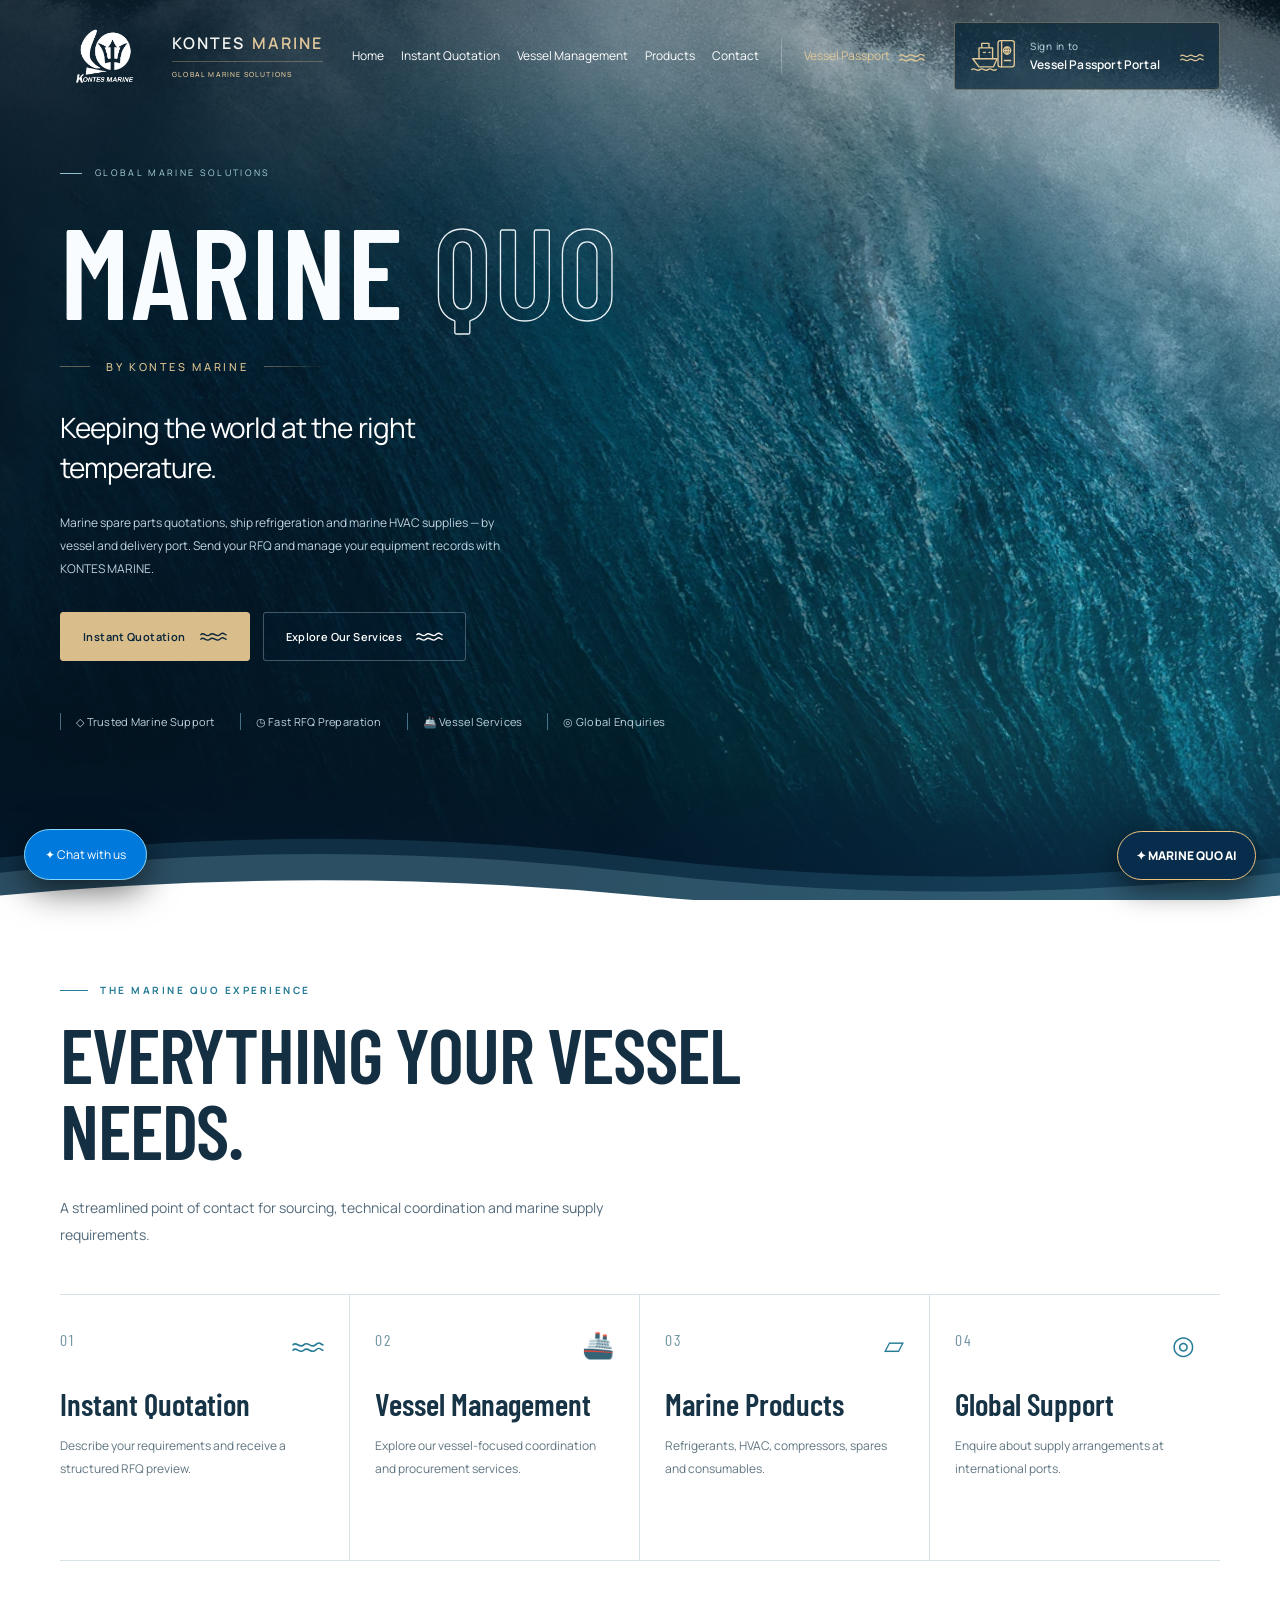
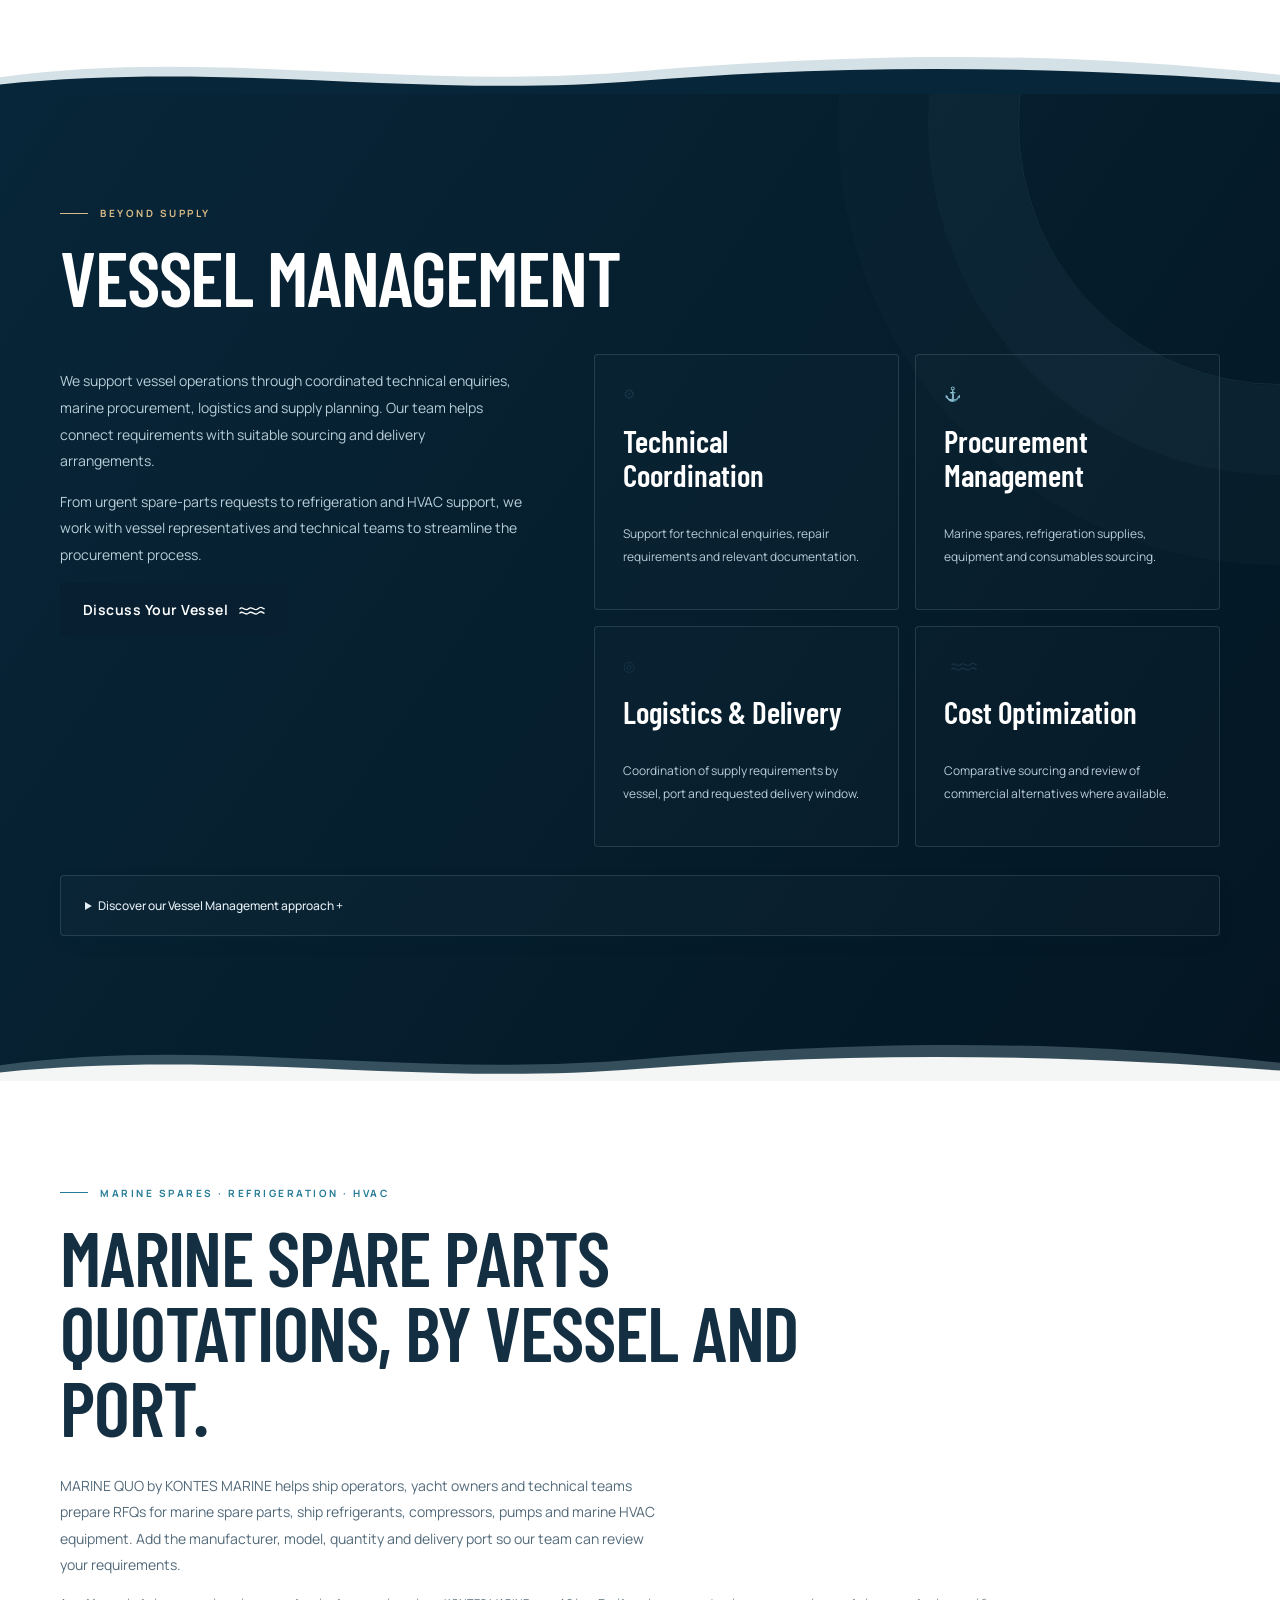
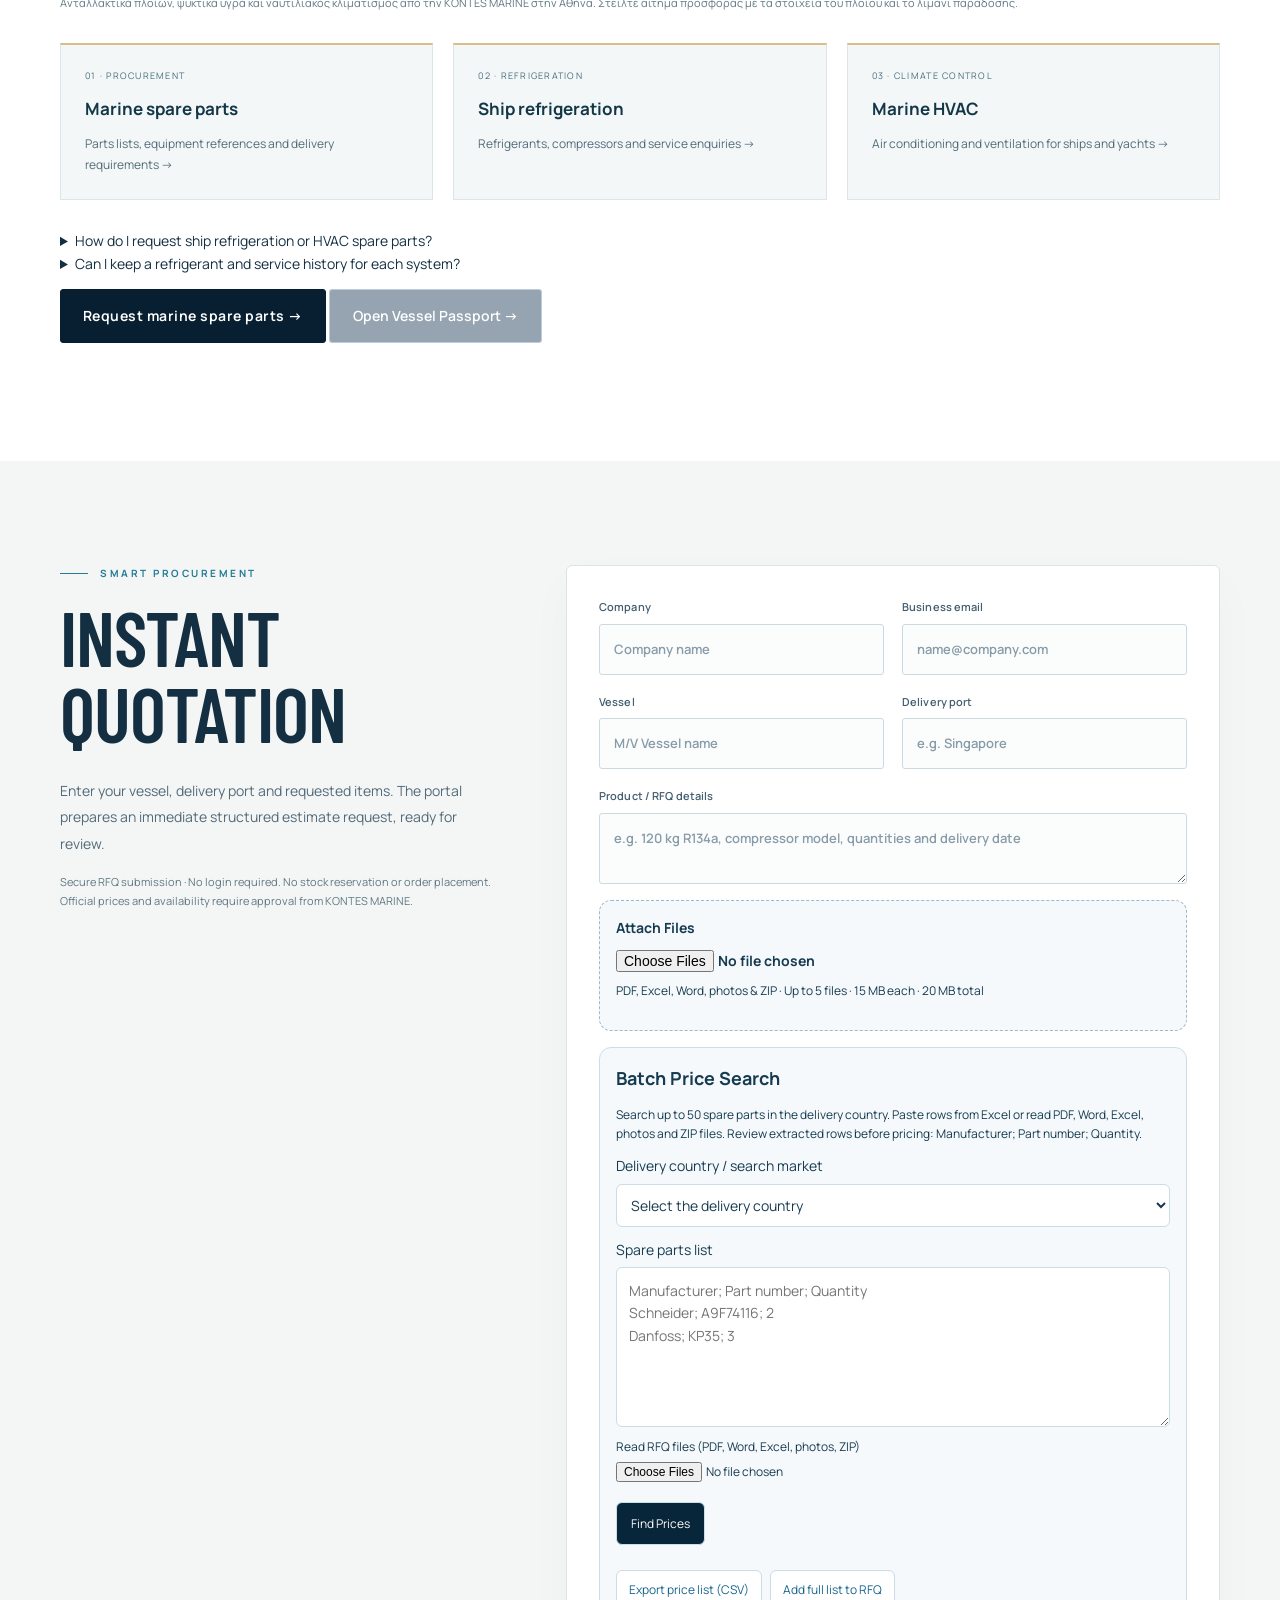
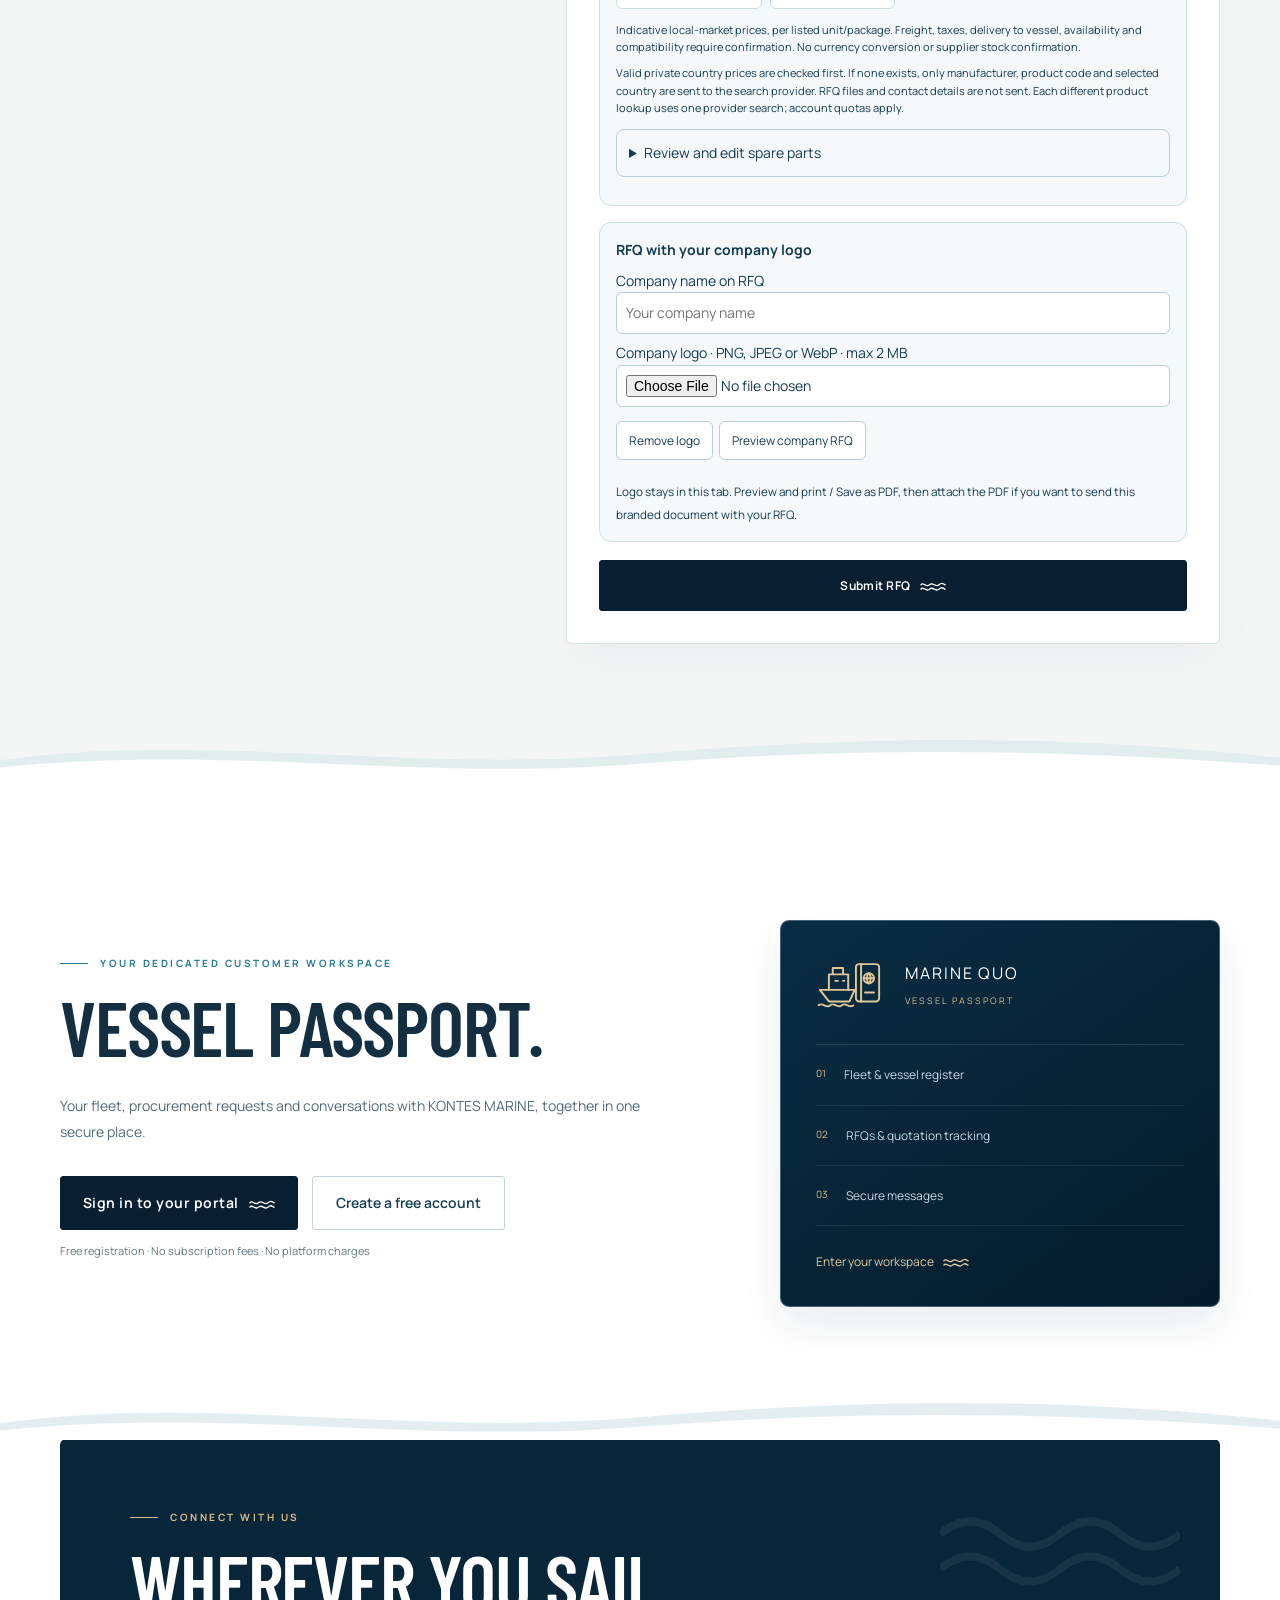
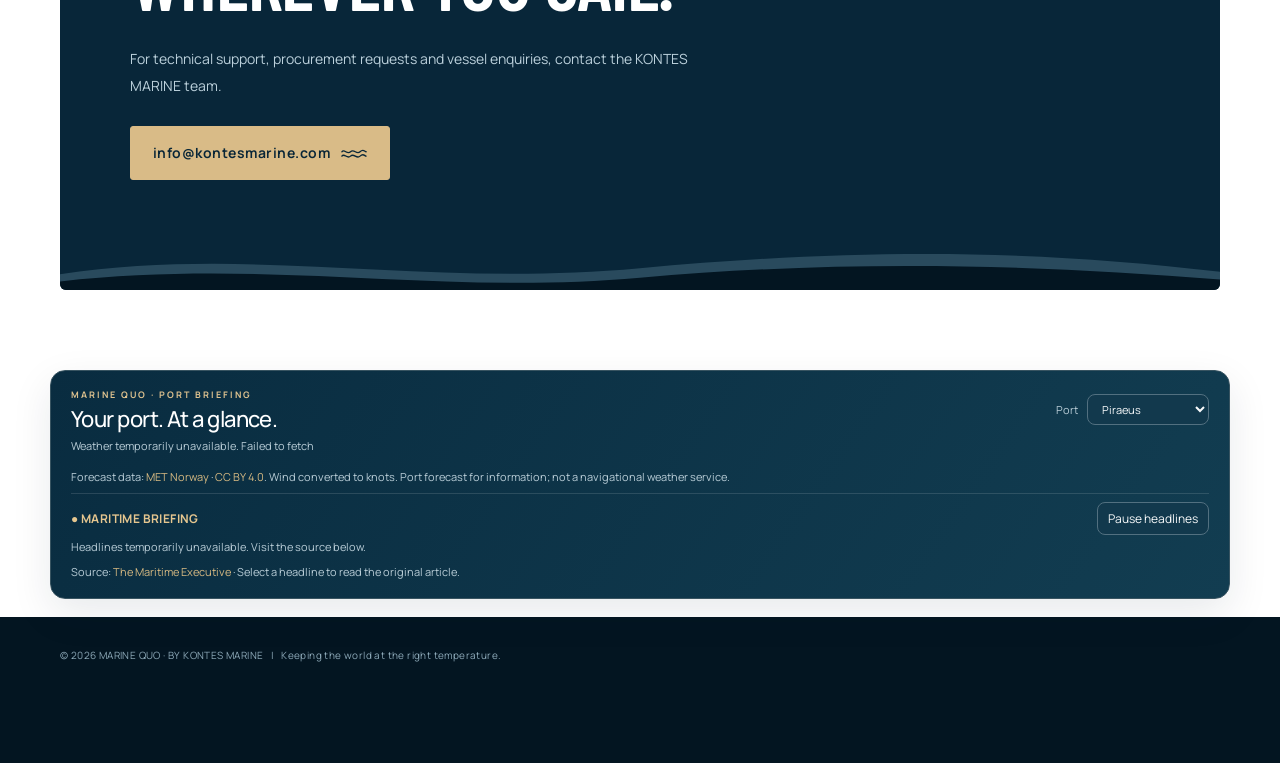
<file: index.html>
<!doctype html><html lang="en"><head><meta charset="utf-8"><meta name="viewport" content="width=device-width,initial-scale=1"><title>Marine Spare Parts &amp; Refrigeration RFQ | MARINE QUO</title><meta name="description" content="Request marine spare parts, ship refrigerants and marine HVAC quotations by vessel and delivery port. MARINE QUO by KONTES MARINE, Athens, Greece.">
<link rel="canonical" href="https://marinequo.com/">
<meta name="robots" content="index, follow, max-image-preview:large">
<meta name="theme-color" content="#071d2c">
<meta property="og:type" content="website">
<meta property="og:site_name" content="MARINE QUO by KONTES MARINE">
<meta property="og:title" content="Marine Spare Parts &amp; Refrigeration RFQ | MARINE QUO">
<meta property="og:description" content="Marine spare parts quotations, ship refrigeration and HVAC supplies by KONTES MARINE. Send your vessel RFQ and manage equipment records online.">
<meta property="og:url" content="https://marinequo.com/">
<meta name="twitter:card" content="summary">
<script type="application/ld+json">{"@context": "https://schema.org", "@graph": [{"@type": "Organization", "@id": "https://marinequo.com/#organization", "name": "MARINE QUO by KONTES MARINE", "url": "https://marinequo.com/", "email": "info@kontesmarine.com", "description": "Request marine spare parts, ship refrigerants and marine HVAC quotations by vessel and delivery port. MARINE QUO by KONTES MARINE, Athens, Greece."}, {"@type": "WebSite", "@id": "https://marinequo.com/#website", "url": "https://marinequo.com/", "name": "MARINE QUO", "publisher": {"@id": "https://marinequo.com/#organization"}, "inLanguage": "en"}]}</script>
<style>
@import url('https://fonts.googleapis.com/css2?family=Manrope:wght@400;500;600;700;800&family=Cormorant+Garamond:wght@400;500;600&display=swap');
:root{--navy:#031c34;--blue:#008dff;--gold:#edc37d;--ice:#d5efff}*{box-sizing:border-box}html{scroll-behavior:smooth}body{margin:0;background:#03182b;color:#fff;font-family:'Manrope',Arial,sans-serif}a{text-decoration:none;color:inherit}button,input,textarea,select{font:inherit}button{cursor:pointer}.wrap{max-width:1440px;margin:auto;padding:0 5%}.hero{position:relative;min-height:830px;overflow:hidden;background:linear-gradient(90deg,rgba(1,20,41,.94) 0%,rgba(2,29,51,.83) 39%,rgba(2,35,59,.19) 100%),url('/ocean.webp') center right/cover no-repeat}.hero:before{content:"";position:absolute;inset:0;background:linear-gradient(0deg,#03182b 0%,transparent 30%);pointer-events:none}.hero:after{content:"";position:absolute;inset:0;pointer-events:none;background:linear-gradient(110deg,transparent 55%,rgba(61,192,255,.13));animation:shimmer 13s ease-in-out infinite alternate}@keyframes shimmer{to{opacity:.35;transform:translateX(2%)}}header{height:100px;display:flex;align-items:center;justify-content:space-between;gap:18px;position:relative;z-index:5}.brand{font-family:'Cormorant Garamond',Georgia,serif;font-size:clamp(19px,2.2vw,31px);white-space:nowrap}.brand small{display:block;font:600 10px 'DM Sans',sans-serif;letter-spacing:.32em;color:#eac488;margin-top:4px}.nav{display:flex;gap:23px;align-items:center;font-size:13px}.nav a:hover{color:#80d7ff}.navcta,.blue{background:linear-gradient(115deg,#12b9ff,#0063ee);color:white;border:1px solid #65d4ff;border-radius:12px;padding:15px 23px;font-weight:700;display:inline-block;box-shadow:0 12px 30px #0057c04a}.hero-body{position:relative;z-index:2;padding-top:110px;padding-bottom:90px;max-width:1440px}.eyebrow{letter-spacing:.37em;text-transform:uppercase;font-size:11px;color:#bce9ff}.hero h1{font-family:'Cormorant Garamond',Georgia,serif;font-size:clamp(72px,10vw,150px);font-weight:400;letter-spacing:.01em;line-height:1;margin:25px 0 8px;text-shadow:0 10px 40px #001629}.by{letter-spacing:.36em;font-size:clamp(15px,2vw,24px);color:#e6c28c}.tagline{font-family:'Cormorant Garamond',Georgia,serif;font-size:clamp(30px,3.5vw,50px);margin:48px 0 30px;max-width:720px}.hero p.desc{color:#e2eff9;line-height:1.75;max-width:540px}.actions{display:flex;flex-wrap:wrap;gap:14px;margin-top:30px}.outline{display:inline-block;border:1px solid #d7eaff90;background:#0428436b;color:#fff;border-radius:12px;padding:15px 23px;font-weight:600}.features{display:flex;gap:25px;flex-wrap:wrap;margin-top:72px;color:#d5eaf8;font-size:13px}.features span{border-left:1px solid #91d6f777;padding-left:15px}.section{padding:90px 0}.label{color:#60c8ff;text-transform:uppercase;letter-spacing:.24em;font-size:12px;font-weight:700}h2{font:400 clamp(36px,4.4vw,63px) 'Cormorant Garamond',Georgia,serif;margin:16px 0 24px}h3{font-size:20px}.intro{max-width:760px;line-height:1.8;color:#bed2e2}.tiles{display:grid;grid-template-columns:repeat(4,1fr);gap:15px;margin-top:34px}.tile{background:linear-gradient(145deg,#103f61,#06253d);border:1px solid #3b87b5;border-radius:16px;padding:26px;min-height:215px;transition:transform .25s,box-shadow .25s}.tile:hover{transform:translateY(-8px);box-shadow:0 22px 35px #0007}.tile .ico{font-size:31px;color:#65c8ff}.tile p{color:#c0d2e0;font-size:14px;line-height:1.6}.vessel{background:linear-gradient(135deg,#072f4d,#021b31)}.management-grid{display:grid;grid-template-columns:1fr 1.3fr;gap:38px;align-items:start}.management-services{display:grid;grid-template-columns:repeat(2,1fr);gap:14px}.service{background:#092e49;border:1px solid #2b7199;border-radius:15px;padding:22px}.service p{font-size:13px;color:#bdd3e1;line-height:1.65}.service strong{color:#fff}.disclosure{margin-top:22px;border:1px solid #4d91b5;border-radius:14px;background:#092e49;overflow:hidden}.disclosure summary{padding:20px;cursor:pointer;font-weight:700}.disclosure .content{padding:0 20px 20px;color:#d4e6f3;line-height:1.8}.quote{background:#061e32}.quote-grid{display:grid;grid-template-columns:.8fr 1.2fr;gap:50px}.panel{background:linear-gradient(150deg,#0d3d5b,#071f36);border:1px solid #5296b8;border-radius:22px;padding:28px;box-shadow:0 30px 70px #0005}.fields{display:grid;grid-template-columns:1fr 1fr;gap:14px}.fields label{font-size:12px;color:#cce1ef;display:grid;gap:8px}.fields input,.fields textarea,.fields select,.chat input{width:100%;background:#041c31;border:1px solid #4a7793;color:white;border-radius:9px;padding:14px}.fields textarea{min-height:125px;resize:vertical}.full{grid-column:1/-1}.fine{font-size:12px;color:#adc7da;line-height:1.7}.result{display:none;margin-top:20px;background:#062a42;border:1px solid #4b9abd;border-radius:12px;padding:18px;line-height:1.8}.result.show{display:block}.account{background:#082a44}.account input{margin-bottom:12px}.footer{border-top:1px solid #ffffff30;padding:30px 0;color:#a6c7da;font-size:13px}.chat-toggle{position:fixed;z-index:20;right:20px;bottom:20px;border:1px solid #86d9ff;background:#0079dc;color:#fff;padding:15px 20px;border-radius:50px;box-shadow:0 10px 35px #0009}.chat{display:none;position:fixed;right:20px;bottom:80px;z-index:21;width:min(360px,calc(100vw - 40px));background:#06243c;border:1px solid #6fbce4;border-radius:16px;padding:18px;box-shadow:0 20px 60px #000b}.chat.show{display:block}.chat-messages{height:190px;overflow:auto;font-size:13px;line-height:1.7}.chat form{display:flex;gap:7px}.chat form button{background:#0079dc;color:#fff;border:0;border-radius:8px;padding:10px}.mobile-menu{display:none}@media(max-width:900px){.nav{display:none}.mobile-menu{display:block}.hero{min-height:760px;background-position:62% center}.hero-body{padding-top:85px}.tiles{grid-template-columns:repeat(2,1fr)}.management-grid,.quote-grid{grid-template-columns:1fr}}@media(max-width:560px){header{height:85px}.brand{font-size:22px}.navcta{padding:11px;font-size:12px}.hero{min-height:780px;background-position:61% center}.hero h1{font-size:66px}.hero-body{padding-top:95px}.tagline{margin-top:35px}.features{margin-top:45px}.tiles,.management-services,.fields{grid-template-columns:1fr}.section{padding:65px 0}}

/* MARINE QUO refined minimal typography and supplied ocean photography */
:root{--navy:#071d2c}
body{font-family:'Manrope',Arial,sans-serif;font-size:13px;letter-spacing:0}
.hero{min-height:690px;background-position:center 44%;}
.brand,.brand span{font-family:'Manrope',Arial,sans-serif!important;font-size:18px!important;font-weight:500!important;letter-spacing:.14em!important}
.brand small{font-family:'Manrope',Arial,sans-serif!important;font-size:9px!important;letter-spacing:.2em!important;color:#e7edf1!important}
h1,.hero h1{font-family:'Manrope',Arial,sans-serif!important;font-size:clamp(38px,5.5vw,76px)!important;font-weight:400!important;letter-spacing:.09em!important;line-height:1.12!important;text-shadow:none!important}
h2{font-family:'Manrope',Arial,sans-serif!important;font-size:clamp(23px,2.6vw,35px)!important;font-weight:500!important;letter-spacing:-.025em!important;line-height:1.28!important}
h3{font-family:'Manrope',Arial,sans-serif!important;font-size:16px!important;font-weight:600!important}
.tagline{font-family:'Manrope',Arial,sans-serif!important;font-size:clamp(16px,2vw,24px)!important;font-weight:400!important;line-height:1.5!important;max-width:540px!important;margin-top:27px!important}
.by{font-size:11px!important;letter-spacing:.22em!important;color:#dce9f0!important}
.hero-body{padding-top:92px!important}
.hero p.desc,.intro{font-size:13px!important;line-height:1.75!important}
button,.btn,.nav a{font-size:12px!important}
@media(max-width:700px){.hero{min-height:690px!important;background-position:52% center!important}.hero h1{font-size:40px!important}.hero-body{padding-top:105px!important}.tagline{font-size:18px!important}}

/* Airy white sections — balanced with the ocean hero */
body{background:#fff;color:#112a3b}
.hero{color:#fff}
.section{padding:76px 0}
.section:not(.hero){background:#fff;color:#142f42}
.vessel.section{background:#f1f7fa;color:#142f42}
.quote.section{background:#fff;color:#142f42}
.account.section{background:#f1f7fa;color:#142f42}
.label{color:#167ba7}
.intro,.section p.intro{color:#536a7a}
.tile,.service,.disclosure{background:#fff;border:1px solid #dce7ec;color:#173346;box-shadow:0 6px 22px rgba(9,44,66,.035)}
.tile p,.service p,.disclosure .content{color:#597080}
.service strong{color:#153448}
.tile .ico{color:#1786b3}
.disclosure summary{color:#153448}
.panel{background:#f7fafc;color:#173346;border:1px solid #dce7ec;box-shadow:0 12px 35px rgba(15,53,76,.06)}
.fields label{color:#435c6b}
.fields input,.fields textarea,.fields select{background:#fff;color:#183447;border:1px solid #cbdce6}
.fields input::placeholder,.fields textarea::placeholder{color:#879ba8}
.fine{color:#607687}
.result{background:#eaf5fa;color:#173346;border:1px solid #c5e2ed}
.footer{background:#fff;border-top:1px solid #e4edf1;color:#5b7180}
.navcta,.blue{background:#153e58;border:1px solid #153e58;box-shadow:none;border-radius:7px}
.outline{border-radius:7px}
@media(max-width:560px){.section{padding:55px 0}}

/* Balanced side margins and restrained typography on all screens */
.wrap{width:min(100% - 64px,1160px)!important;max-width:1160px!important;margin-inline:auto!important;padding-inline:0!important}
.section h2{font-size:clamp(25px,3.2vw,39px)!important;line-height:1.18!important;letter-spacing:-.025em}
.section h3{font-size:clamp(17px,2vw,23px)!important;line-height:1.3}
.section .intro{max-width:650px;font-size:13px!important;line-height:1.85!important}
.passport-grid{display:grid;grid-template-columns:minmax(0,1.15fr) minmax(0,.85fr);gap:38px;align-items:start;margin-top:30px}
.passport-panel{padding:30px!important}
.passport-info{padding:24px 8px;max-width:430px}
.passport-info>p{font-size:13px;line-height:1.9;color:#5c7281}
.passport-number{font-size:10px;letter-spacing:.18em;color:#397b9a;margin-bottom:24px}
.passport-feature{display:flex;gap:12px;padding:17px 0;border-bottom:1px solid #d9e5ec;color:#234458;font-size:13px}
.passport-info .outline{display:inline-block;margin-top:24px;color:#153e58;border-color:#a5c0cf}
#passportResult.show{display:block;margin-top:20px}
@media(max-width:800px){.passport-grid{grid-template-columns:1fr;gap:12px}.passport-info{max-width:none}}
@media(max-width:600px){.wrap{width:calc(100% - 44px)!important}.section{padding:54px 0!important}.passport-panel{padding:22px!important}.hero h1{font-size:clamp(30px,9vw,40px)!important}.section h2{font-size:27px!important}.fields{grid-template-columns:1fr!important}.passport-info{padding:20px 2px}}

/* Free registration: compact, visible and mobile-friendly */
.navcta{font-size:12px;padding:12px 16px;white-space:nowrap;text-align:center}
.free-note{display:inline-block;font-size:12px;font-weight:650;color:#125c7e;background:#edf8fc;border:1px solid #d6eaf3;border-radius:999px;padding:9px 15px;margin:8px 0 15px}
@media(max-width:560px){.navcta{font-size:11px;padding:10px 11px;max-width:150px;white-space:normal;line-height:1.35}.free-note{font-size:11px;line-height:1.5}}

#adminQuotes input{width:180px;max-width:100%;margin:8px 10px 8px 0;padding:10px;border:1px solid #bed4e5;border-radius:6px}#adminQuotes button{margin:5px 0}#authPanel{margin:24px 0}
.brandrow{display:flex;align-items:center;gap:13px}.kontes-logo{width:94px;height:auto;object-fit:contain;background:#fff;border-radius:9px;padding:5px}.brandrow span{display:block}.brandrow small{display:block}
.ai-panel{position:fixed;bottom:96px;right:24px;width:min(390px,calc(100vw - 32px));max-height:75vh;overflow:auto;z-index:1000;background:#061e35;border:1px solid rgba(237,195,125,.55);border-radius:20px;box-shadow:0 16px 60px #0009;padding:20px;display:none}.ai-panel.open{display:block}.ai-launch{position:fixed;bottom:23px;right:24px;z-index:1001;border:1px solid #edc37d;border-radius:100px;background:#082c4b;color:#fff;padding:14px 18px;box-shadow:0 10px 28px #0008;font-weight:800}.ai-panel h3{margin:0 0 8px;color:#edc37d}.ai-panel p{font-size:13px;line-height:1.5}.ai-panel textarea{width:100%;min-height:90px;border-radius:10px;padding:12px;color:#071b30;background:#fff}.ai-panel button{background:#edc37d;border:0;color:#061e35;border-radius:10px;padding:11px 14px;font-weight:800;margin-top:10px}.ai-panel .ai-answer{white-space:pre-line;font-size:13px;margin-top:12px;line-height:1.6}.ai-panel .ai-note{opacity:.7;font-size:11px}
</style><style>
/* Vessel Portal demo — local device only */
.portal-section{background:#f5f9fb;padding:68px 0}.portal-top{display:flex;justify-content:space-between;align-items:center;gap:20px;flex-wrap:wrap}.portal-top h2{font-size:clamp(24px,3vw,35px);margin:8px 0}.portal-top p{font-size:13px;color:#607687;max-width:630px;line-height:1.8}.portal-btn{border:0;border-radius:7px;background:#153e58;color:white;padding:12px 17px;cursor:pointer;font:inherit;font-size:12px}.portal-btn.secondary{background:white;color:#153e58;border:1px solid #bdd1dd}.portal-grid{display:grid;grid-template-columns:repeat(3,minmax(0,1fr));gap:14px;margin:25px 0}.portal-card{background:#fff;border:1px solid #dce8ee;border-radius:12px;padding:20px;min-width:0}.portal-card h3{font-size:15px;margin:0 0 9px}.portal-card p,.portal-card li{font-size:12px;line-height:1.8;color:#5c7180}.portal-card strong{color:#153e58}.portal-form{display:grid;grid-template-columns:1fr 1fr;gap:12px}.portal-form label{font-size:11px;color:#516b7c;display:grid;gap:5px}.portal-form input,.portal-form textarea,.portal-form select{width:100%;padding:11px;border:1px solid #d1e0e8;border-radius:7px;background:white;color:#153e58;font:inherit;font-size:13px;box-sizing:border-box}.portal-form textarea{min-height:90px}.portal-wide{grid-column:1/-1}.portal-status{font-size:12px;color:#2d657e;margin-top:10px}.portal-list{list-style:none;padding:0;margin:8px 0}.portal-list li{padding:10px 0;border-bottom:1px solid #e9f0f3}.portal-tag{display:inline-block;border-radius:30px;padding:3px 9px;background:#eaf3f8;color:#285873;font-size:10px}.portal-disclaimer{font-size:11px;color:#728696;line-height:1.7}.portal-hidden{display:none!important}.portal-heading{margin:25px 0 10px;font-size:17px}.portal-card .portal-btn{margin-top:10px}.portal-chat-log{max-height:190px;overflow:auto;border:1px solid #e2ecf1;padding:12px;border-radius:8px;background:#f9fcfd;margin:10px 0}.portal-chat-log p{margin:7px 0}.portal-chat-log b{color:#153e58}@media(max-width:760px){.portal-grid{grid-template-columns:1fr}.portal-form{grid-template-columns:1fr}.portal-section{padding:48px 0}}
</style><style>
/* Ocean movement in the opening hero. */
.hero-waves{position:absolute;left:0;bottom:-1px;width:100%;height:130px;z-index:1;pointer-events:none;overflow:hidden}
.hero-waves svg{display:block;width:200%;height:100%;max-width:none}
.hero-waves .wave-back{fill:#62c6eb;opacity:.14;animation:mq-wave-drift 24s linear infinite}
.hero-waves .wave-mid{fill:#a7dfed;opacity:.18;animation:mq-wave-drift 18s linear infinite reverse}
.hero-waves .wave-front{fill:#fff;animation:mq-wave-drift 30s linear infinite}
.hero-body{padding-bottom:150px!important}
@keyframes mq-wave-drift{from{transform:translateX(0)}to{transform:translateX(-50%)}}
/* Give each launcher a distinct side and never show overlapping panels. */
.chat-toggle{left:24px;right:auto;bottom:calc(20px + env(safe-area-inset-bottom,0px));min-height:48px;z-index:1001}
.chat{left:24px;right:auto;bottom:calc(84px + env(safe-area-inset-bottom,0px));max-height:calc(100dvh - 110px);overflow:auto;z-index:1002}
.ai-launch{right:24px;left:auto;bottom:calc(20px + env(safe-area-inset-bottom,0px));min-height:48px}
.ai-panel{right:24px;left:auto;bottom:calc(84px + env(safe-area-inset-bottom,0px));max-height:calc(100dvh - 110px);z-index:1002}
.widget-heading{display:flex;justify-content:space-between;align-items:center;gap:12px;margin-bottom:12px}
.widget-heading h3{margin:0}
.widget-close,.ai-panel .widget-close{background:transparent;border:1px solid #ffffff55;color:#fff;border-radius:50%;width:32px;height:32px;min-width:32px;padding:0;margin:0;line-height:1;font-size:20px!important;box-shadow:none}
.chat-toggle:focus-visible,.ai-launch:focus-visible,.widget-close:focus-visible{outline:3px solid #69d7ff;outline-offset:4px}
.footer{padding-bottom:100px}
@media(max-width:600px){
 .hero-waves{height:80px}
 .hero-body{padding-bottom:115px!important}
 .chat-toggle{left:12px;padding:12px 14px}
 .ai-launch{right:12px;padding:12px 14px}
 .chat,.ai-panel{left:12px;right:12px;width:auto;max-width:none;bottom:calc(84px + env(safe-area-inset-bottom,0px))}
 .chat-messages{height:150px}
}
@media(prefers-reduced-motion:reduce){.hero-waves svg,.hero:after{animation:none!important}}
</style>
<link rel="preconnect" href="https://fonts.googleapis.com">
<link rel="preconnect" href="https://fonts.gstatic.com" crossorigin>
<link href="https://fonts.googleapis.com/css2?family=Barlow+Condensed:wght@500;600;700&display=swap" rel="stylesheet">
<style id="marinequo-ocean-design">
:root{--ocean:#071f30;--ocean-deep:#031521;--mist:#f0f5f5;--ink:#102f41;--sea:#257b96;--sand:#d9bb87;--display:'Barlow Condensed','Arial Narrow',sans-serif}
body{font-size:14px;line-height:1.6;color:var(--ink);background:#fff}
::selection{background:#d9bb87;color:#071f30}
html{scroll-padding-top:24px}
.hero h1{font-family:var(--display)!important;font-weight:600!important;font-size:clamp(72px,9.5vw,132px)!important;line-height:.9!important;letter-spacing:.015em!important;margin:28px 0 20px}
.hero .tagline{font-size:clamp(18px,2vw,25px)!important;max-width:560px!important;line-height:1.45!important}
.hero p.desc{max-width:490px;font-size:14px!important;color:#d9e6ed}
.hero .eyebrow{color:#a9d4df;font-size:10px;letter-spacing:.3em}
.hero .by{font-size:10px!important;letter-spacing:.3em!important;color:var(--sand)!important}
.hero .outline{border-color:#ffffff66;background:#ffffff06}
.hero .features{font-size:11px;letter-spacing:.025em;color:#bfd4df;margin-top:52px}
.brandrow small{color:var(--sand)!important}
.nav{font-size:11px;gap:22px}
.nav a{position:relative;padding-block:8px}
.nav a::after{content:'';height:1px;position:absolute;left:0;right:100%;bottom:0;background:var(--sand);transition:right .2s}
.nav a:hover::after{right:0}
.navcta,.blue,.portal-btn{border-radius:3px;background:var(--ocean);border:1px solid var(--ocean);padding:15px 22px;letter-spacing:.035em;font-weight:650;transition:background .2s,transform .2s}
.navcta{background:#ffffff12;border-color:#ffffff55;color:#fff}
.blue:hover,.portal-btn:hover{background:#16495e;transform:translateY(-2px)}
.outline{border-radius:3px}
.section{padding-block:104px}
.section h2,.portal-top h2{font-family:var(--display)!important;font-size:clamp(48px,6vw,80px)!important;font-weight:600!important;line-height:.98!important;letter-spacing:-.015em!important;text-transform:uppercase;margin:18px 0 28px;max-width:820px}
.section h3{font-family:var(--display)!important;font-size:clamp(24px,2.5vw,31px)!important;font-weight:600!important;letter-spacing:0!important;line-height:1.1!important}
.section .label,.portal-top .eyebrow{font-size:10px!important;font-weight:700;letter-spacing:.25em!important;color:var(--sea);display:flex;align-items:center;gap:12px}
.section .label::before,.portal-top .eyebrow::before{content:'';width:28px;height:1px;background:currentColor}
.section .intro{font-size:14px!important;line-height:1.9!important;max-width:600px;color:#586f7c}
#products{padding-top:82px}
#products h2{max-width:680px}
.tiles{margin-top:46px;gap:0;counter-reset:marine-service;border-block:1px solid #d6e3e7}
.tile{position:relative;background:#fff;border:0;border-right:1px solid #d6e3e7;border-radius:0;padding:32px 25px;min-height:265px;box-shadow:none;counter-increment:marine-service;transition:background .25s,color .25s}
.tile:first-child{padding-left:0}.tile:last-child{border-right:0}
.tile::before{content:'0' counter(marine-service);font-family:var(--display);font-size:16px;letter-spacing:.1em;color:#7395a3;display:block;margin-bottom:34px}
.tile .ico{position:absolute;right:25px;top:29px;font-size:26px;color:var(--sea)}
.tile h3{margin:0 0 14px}.tile p{font-size:12px;line-height:1.9;color:#607580}
.tile:hover{transform:none;background:#f0f6f7;box-shadow:none}
#vessel-management{position:relative;overflow:hidden;background:linear-gradient(125deg,#082639,#031622)!important;color:#fff!important;padding-block:112px}
#vessel-management::after{content:'';position:absolute;width:520px;height:520px;border:1px solid #87c3d518;border-radius:50%;right:-260px;top:-230px;box-shadow:0 0 0 90px #87c3d508,0 0 0 180px #87c3d505;pointer-events:none}
#vessel-management .wrap{position:relative;z-index:1}
#vessel-management h2{color:#fff;max-width:720px}
#vessel-management .label{color:var(--sand)}
#vessel-management .intro{color:#b8cdd8}
.management-grid{grid-template-columns:.85fr 1.15fr;gap:72px;margin-top:40px}
.management-services{gap:16px}
.service{background:#ffffff04;border:1px solid #a5cad52b;border-radius:4px;padding:28px;box-shadow:none;transition:border-color .2s,background .2s}
.service:hover{border-color:#a5cad578;background:#ffffff08}
.service strong{color:var(--sand);font-size:23px;font-weight:400}
.service h3{color:#fff;margin-top:18px}.service p{color:#b8cdd8;font-size:12px;line-height:1.9}
.disclosure{background:#ffffff05;border-color:#a5cad52b;border-radius:4px;margin-top:28px}
.disclosure summary{color:#e4eef3;font-size:12px;font-weight:500;padding:20px 24px}
.disclosure .content{color:#b8cdd8;font-size:13px}
#quotation{background:#f3f6f5!important}
#quotation h2{max-width:600px}
#quotation .quote-grid{gap:70px;align-items:start}
.panel{background:#fff;border:1px solid #d8e4e7;border-radius:6px;padding:32px;box-shadow:0 18px 48px #09263807}
.fields{gap:18px}.fields label,.portal-form label{font-size:11px;font-weight:600;letter-spacing:.01em;color:#425e6f}
.fields input,.fields textarea,.fields select,.portal-form input,.portal-form textarea,.portal-form select{border:1px solid #ccdae0;border-radius:3px;background:#fbfdfd;color:#173b50;min-height:46px;font-size:13px}
input:focus-visible,textarea:focus-visible,select:focus-visible{outline:2px solid #2783a4;outline-offset:2px}
.fine{line-height:1.8;font-size:11px;color:#617783}
#account{background:#fff!important}
#account h2{max-width:740px}
.free-note{background:#f4f7f5;color:#547162;border-color:#dce7df;font-size:11px;padding:8px 13px;border-radius:3px}
.passport-grid{gap:62px;margin-top:40px}
.passport-panel{background:#f3f7f7;padding:32px!important;border:1px solid #d9e5e8;box-shadow:none}
.passport-info{padding:32px 0}
.passport-number{font-size:10px;font-weight:650;color:#38748a;letter-spacing:.22em}
.passport-info h3{font-size:38px!important;max-width:330px}
.passport-feature{padding:19px 0;border-bottom-color:#dde7e9;font-size:12px}
.passport-feature span:first-child{color:var(--sea)}
#contact{position:relative;isolation:isolate;background:#082639!important;color:#fff!important;padding:70px!important;border-radius:6px;margin-bottom:80px;overflow:hidden}
#contact::after{content:'↗';position:absolute;right:55px;top:15px;font-family:var(--display);font-size:230px;line-height:1;color:#ffffff08;z-index:-1}
#contact h2{color:#fff;font-size:clamp(50px,6vw,80px)!important;max-width:750px}
#contact .label{color:var(--sand)}
#contact .intro{color:#bbd0db;max-width:580px}
#contact .blue{background:var(--sand);color:#092637;border-color:var(--sand);margin-top:12px}
.footer{background:var(--ocean-deep);color:#8eaab9;border:0;padding-top:30px;font-size:10px;letter-spacing:.04em}
.portal-section{background:#f1f6f6;padding:88px 0 110px;border-top:1px solid #dce7e9}
.portal-top{gap:35px;align-items:center}
.portal-top h2{font-size:clamp(40px,5vw,65px)!important;margin-block:18px}
.portal-top p{font-size:13px;max-width:610px;line-height:1.9}
.portal-top .eyebrow{color:#397e94}
.portal-card{border-radius:5px;border-color:#d4e3e7;padding:25px;background:#fff;box-shadow:0 8px 28px #0a334505}
.portal-card h3{font-family:var(--display)!important;font-size:24px!important;font-weight:600!important;line-height:1.2}
.portal-card p,.portal-card li{color:#526d7d;font-size:12px}
.portal-heading{font-family:var(--display)!important;font-size:31px!important}
.portal-tag{font-family:'Manrope',sans-serif;vertical-align:middle;font-size:10px;background:#deecea;color:#2e645c;letter-spacing:0}
.portal-btn{font-size:12px;line-height:1.5}
.portal-chat-log{background:#f5f9fa;border-color:#deeaed;border-radius:3px}
.portal-disclaimer{max-width:850px;color:#637d8c}
#authPanel{margin-block:32px}
@media(max-width:1000px){.management-grid{gap:35px}.nav{gap:13px}.tiles{grid-template-columns:repeat(2,1fr)}.tile:nth-child(2){border-right:0}.tile:nth-child(-n+2){border-bottom:1px solid #d6e3e7}.tile:first-child{padding-left:25px}#quotation .quote-grid{gap:35px}}
@media(max-width:800px){.management-grid{grid-template-columns:1fr;gap:30px}.passport-grid{gap:24px}.portal-top{align-items:flex-start}.hero h1{font-size:clamp(64px,12vw,100px)!important}.portal-grid{gap:14px}}
@media(max-width:600px){
 .wrap{width:calc(100% - 40px)!important}
 .section{padding-block:66px!important}
 .hero h1{font-size:clamp(60px,15vw,88px)!important;letter-spacing:0!important}
 .hero-body{padding-top:80px!important}.hero .tagline{font-size:20px!important}.hero p.desc{font-size:13px!important}
 .hero .features{gap:16px;margin-top:38px;max-width:310px;font-size:10px}.hero .features span{padding-left:10px}
 .brandrow{gap:10px}.kontes-logo{width:62px}.brand,.brand span{font-size:14px!important}.brand small{font-size:7px!important}
 .navcta{font-size:10px!important;max-width:115px;padding:10px 9px;line-height:1.4}
 .section h2{font-size:clamp(46px,12vw,65px)!important;max-width:100%;margin-block:18px 24px}
 .section h3{font-size:27px!important}
 .tiles{grid-template-columns:1fr 1fr;margin-top:30px}.tile{padding:24px 15px!important;min-height:250px}.tile .ico{right:15px;top:20px;font-size:22px}.tile::before{margin-bottom:30px}.tile h3{font-size:25px!important}.tile p{font-size:11px;line-height:1.8}
 .management-services{grid-template-columns:1fr;gap:12px}.service{padding:24px}.service h3{margin-top:12px}
 .panel,.passport-panel{padding:23px!important}
 #contact{padding:40px 26px!important;margin-bottom:55px;border-radius:4px}#contact h2{font-size:52px!important}#contact::after{font-size:150px;right:8px;top:10px}
 .portal-section{padding:60px 0 100px}.portal-top h2{font-size:46px!important}.portal-top>.portal-btn{width:100%}.portal-grid{grid-template-columns:1fr}.portal-card{padding:22px}
}
@media(prefers-reduced-motion:reduce){*,*::before,*::after{scroll-behavior:auto!important;transition:none!important}}
</style>
<style id="marinequo-section-waves">
/* Calm, low wave transitions with clear space above the content. */
.hero-waves{bottom:-18px;height:98px}
.hero-body{padding-bottom:170px!important}
.section,.portal-section{position:relative}
.section-wave{position:absolute;inset:auto 0 -1px;height:48px;pointer-events:none;overflow:hidden;z-index:1}
.section-wave svg{display:block;width:100%;height:100%}
.section-wave-soft{fill:var(--wave-accent,#c4dce4);opacity:.28}
.section-wave-solid{fill:var(--wave-next,#fff)}
#products{width:100%!important;max-width:none!important;padding-inline:max(20px,calc((100% - 1160px)/2))!important;padding-bottom:132px;--wave-next:#082639;--wave-accent:#6695a6}
#vessel-management{padding-bottom:145px;--wave-next:#f3f6f5;--wave-accent:#afcfd9}
#quotation{padding-bottom:132px;--wave-next:#fff;--wave-accent:#b4d3db}
#account{padding-bottom:132px;--wave-next:#fff;--wave-accent:#9dc2ce}
#contact{padding-bottom:110px!important;--wave-next:#031521;--wave-accent:#7eaabb}
.portal-section{padding-bottom:140px;--wave-next:#fff;--wave-accent:#b6d5dc}
/* A centered brand anchor at the top of the page. */
.hero header{height:auto;min-height:148px;display:grid;grid-template-columns:1fr;justify-items:center;gap:18px;padding-block:22px!important}
.hero header .brand{justify-self:center;text-align:left}
.hero header .brandrow{gap:16px}
.hero header .kontes-logo{width:85px}
.hero header .brand small{font-size:10px!important;letter-spacing:.2em!important;color:#ead2a7!important}
.hero header .nav{justify-content:center;flex-wrap:wrap}
.hero header .navcta{position:absolute;right:0;top:35px}
.hero-body{padding-top:54px!important}
.hero .by{display:flex;align-items:center;justify-content:center;gap:18px;width:min(550px,100%);font-size:15px!important;letter-spacing:.22em!important;margin-top:25px}
.hero .by::before,.hero .by::after{content:'';width:44px;height:1px;background:#d9bb8777}
@media(max-width:900px){.hero header{min-height:112px}.hero header .navcta{top:35px}.hero header .nav{display:none}}
@media(max-width:600px){
 .hero-waves{height:64px;bottom:-14px}
 .hero-body{padding-top:45px!important;padding-bottom:135px!important}
 .section-wave{height:32px}
 #products,#vessel-management,#quotation,#account{padding-bottom:98px!important}
 #contact{padding-bottom:82px!important}
 .portal-section{padding-bottom:125px}
 .hero header{padding-block:22px!important;gap:14px;min-height:150px}
 .hero header .kontes-logo{width:70px}
 .hero header .brand span{font-size:17px!important}
 .hero header .brand small{font-size:9px!important}
 .hero header .navcta{position:static;max-width:none;padding:9px 15px}
 .hero .by{font-size:12px!important;gap:13px;letter-spacing:.18em!important}
 .hero .by::before,.hero .by::after{width:25px}
}
</style><style id="marinequo-portal-access">
.hero header .portal-signin{display:flex;align-items:center;gap:13px;padding:13px 15px;text-align:left;max-width:none;background:#082639bb;border:1px solid #d9bb8766;line-height:1.4;top:27px}
.passport-ship-icon{width:47px;height:40px;flex-shrink:0;color:#e0c797}
.portal-signin small{display:block;font:500 10px 'Manrope',sans-serif;letter-spacing:.07em;color:#afc7d4;margin-bottom:3px}
.portal-signin strong{display:block;font:600 12px 'Manrope',sans-serif;color:#fff;letter-spacing:.015em}
.portal-access-arrow{margin-left:7px;color:#e0c797;font-size:16px}
.portal-signin:hover{background:#123b51;border-color:#d9bb87}
.nav .portal-nav{border-left:1px solid #ffffff40;padding-left:22px;margin-left:5px;color:#e0c797}
.portal-emblem{display:inline-flex;align-items:center;justify-content:center;width:76px;height:68px;border:1px solid #b8ccd3;border-radius:5px;background:#fff;margin-bottom:23px}
.portal-emblem .passport-ship-icon{color:#214c62;width:55px;height:48px}
.portal-section{border-top:4px solid #d9bb8766}
@media(max-width:1150px) and (min-width:601px){.hero header .portal-signin{gap:7px;padding:11px}.hero header .portal-signin .passport-ship-icon{width:35px}.portal-signin strong{font-size:10px}.portal-access-arrow{display:none}.hero header .brand{transform:translateX(-55px)}}
@media(max-width:600px){
 .hero header{display:grid;grid-template-columns:minmax(0,1fr) minmax(0,1fr);min-height:108px;gap:12px;align-items:center}
 .hero header .brand{justify-self:center;transform:none}
 .hero header .brandrow{flex-direction:column;gap:7px;text-align:center}
 .hero header .kontes-logo{width:60px}
 .hero header .brand span{font-size:13px!important}
 .hero header .brand small{font-size:7px!important;letter-spacing:.08em!important}
 .hero header .portal-signin{position:static;width:100%;padding:12px 8px;gap:7px;justify-content:center;border-radius:4px}
 .portal-signin .passport-ship-icon{width:30px;height:32px}
 .portal-signin small{font-size:9px;letter-spacing:0}
 .portal-signin strong{font-size:10px;max-width:95px;line-height:1.5}
 .portal-access-arrow{display:none}
}
</style><style>@media(min-width:601px) and (max-width:900px){.hero header{grid-template-columns:1fr 1fr;min-height:120px}.hero header .brand{justify-self:center;transform:none}.hero header .portal-signin{position:static;justify-self:end}.hero header .nav{display:none}}</style><style>.passport-preview{background:linear-gradient(145deg,#092d43,#041b2b);color:#fff;border:1px solid #436277;border-radius:9px;padding:35px;box-shadow:0 18px 40px #08263915;max-width:440px;width:100%;justify-self:end}.passport-preview-top{display:flex;align-items:center;gap:22px;padding-bottom:28px;border-bottom:1px solid #ffffff20;letter-spacing:.12em;font-size:16px}.passport-preview-top svg{width:67px;height:60px}.passport-preview-top small{font-size:9px;color:#d9bd8b}.passport-preview-line{display:flex;gap:18px;padding:20px 0;border-bottom:1px solid #ffffff14;font-size:12px;color:#c3d8e3}.passport-preview-line span{color:#d9bd8b;font-size:10px}.passport-preview>a{display:block;margin-top:26px;font-size:12px;color:#e4c99b}.passport-register-link{color:#173e54;border-color:#c0d3dc;background:transparent}.passport-grid{align-items:center}@media(max-width:800px){.passport-preview{max-width:none;justify-self:stretch;margin-top:20px}}</style><script>if(new URLSearchParams(location.search).has('code')||/access_token=|error_description=/.test(location.hash)){location.replace('/passport.html'+location.search+location.hash)}</script><style id="marinequo-header-separated">
.hero header{display:flex;flex-wrap:nowrap;justify-content:space-between;align-items:center;min-height:112px;gap:22px;padding-block:22px!important}
.hero header .brand{position:static;transform:none;flex-shrink:0;order:1;text-align:left;justify-self:auto}
.hero header .brandrow{flex-direction:row;gap:12px;text-align:left}
.hero header .kontes-logo{width:70px}
.hero header .nav{order:2;display:flex;flex-wrap:wrap;justify-content:center;gap:17px;font-size:10px}
.hero header .portal-signin{position:static;order:3;flex-shrink:0;margin:0;transform:none;max-width:none;width:auto}
@media(max-width:1150px){.hero header .nav{display:none}.hero header .brand{transform:none}.hero header .portal-signin{margin:0}}
@media(max-width:600px){.hero header{display:flex;gap:12px;min-height:106px}.hero header .kontes-logo{width:54px}.hero header .brand span{font-size:12px!important}.hero header .brand small{font-size:7px!important;letter-spacing:.08em!important}.hero header .brandrow{gap:9px}.hero header .portal-signin{max-width:48%;width:auto;padding:12px 8px}.hero header .portal-signin .passport-ship-icon{width:29px}.hero header .portal-signin strong{font-size:9px;max-width:85px}.hero header .portal-signin small{font-size:8px}}
</style><style id="marinequo-refined-wordmark">
/* Optical spacing and a distinctive outlined wordmark, within the existing ocean identity. */
.hero header .brandrow{gap:15px}
.hero header .brandrow>span{border-left:1px solid #d2e4ed44;padding-left:15px;line-height:1.35}
.hero header .brand span{font-size:15px!important;font-weight:600!important;letter-spacing:.14em!important}
.hero header .brand small{font-size:8px!important;font-weight:500!important;letter-spacing:.19em!important;margin-top:7px;color:#dec494!important}
.hero header .kontes-logo{width:64px;border-radius:7px;padding:5px}
.hero .marine-wordmark{display:flex;align-items:baseline;gap:clamp(15px,2.3vw,31px);width:max-content;max-width:100%;margin:28px 0 25px;line-height:.94!important;letter-spacing:.005em!important;font-weight:600!important;font-size:clamp(70px,10.1vw,138px)!important}
.wordmark-marine{color:#f9fcff}
.wordmark-quo{color:transparent;-webkit-text-stroke:1.35px #e7eff4;paint-order:stroke fill;letter-spacing:.015em}
.hero .by{width:fit-content;max-width:100%;margin-top:28px;gap:16px;font-size:11px!important;letter-spacing:.24em!important;font-weight:500;color:#ddc391!important}
.hero .by::before{width:30px;background:#d9bb8770}.hero .by::after{width:62px;background:linear-gradient(90deg,#d9bb8770,transparent)}
.hero .tagline{max-width:500px!important;font-size:clamp(20px,2.2vw,28px)!important;letter-spacing:-.035em!important;font-weight:400!important;line-height:1.45!important;margin-top:31px!important;margin-bottom:23px}
.hero p.desc{max-width:455px;color:#bed2df;font-size:12px!important;line-height:1.95!important}
.hero .eyebrow{display:flex;align-items:center;gap:13px;font-size:9px;letter-spacing:.26em}
.hero .eyebrow::before{content:'';width:22px;height:1px;background:#94bfd1}
.hero .actions{gap:13px;margin-top:31px}.hero .actions a{min-height:49px;display:inline-flex;align-items:center;justify-content:center;padding:14px 22px;font-size:11px;letter-spacing:.035em}
.hero .actions .blue{background:#d9bd8b;color:#09263b;border-color:#d9bd8b}
.hero .actions .blue:hover{background:#e9d1a6}
.hero .actions .outline{border-color:#bed7e454;background:#03213733}
@media(max-width:600px){
 .hero header .brandrow{gap:8px}.hero header .brandrow>span{padding-left:8px}.hero header .kontes-logo{width:48px}.hero header .brand span{font-size:10px!important;letter-spacing:.08em!important}.hero header .brand small{font-size:6px!important;letter-spacing:.08em!important;margin-top:5px}
 .hero .marine-wordmark{font-size:clamp(60px,15.2vw,88px)!important;gap:15px;letter-spacing:0!important;margin-block:25px 24px}
 .wordmark-quo{-webkit-text-stroke:1px #e7eff4}
 .hero .by{font-size:9px!important;letter-spacing:.18em!important;gap:10px;margin-top:24px}.hero .by::before{width:22px}.hero .by::after{width:35px}
 .hero .tagline{font-size:21px!important;max-width:340px!important;line-height:1.5!important}
 .hero p.desc{font-size:12px!important;max-width:340px}
 .hero .actions a{padding:12px 16px;font-size:10px;min-height:46px}
}
@media(forced-colors:active){.wordmark-quo{color:CanvasText;-webkit-text-stroke:0}}
</style><style id="marinequo-logo-frame-and-wave-actions">
.hero header .kontes-logo{background:#fff;border:1px solid #e3d0ac;border-radius:9px;padding:7px;box-shadow:0 0 0 4px #ffffff08,0 0 0 5px #d9bd8b33;object-fit:contain}
.hero header .brandrow{gap:19px}
.hero header .brandrow>span{border-left:0;padding-left:0}
.wave-action{display:inline-block;width:26px;height:13px;vertical-align:middle;flex-shrink:0;margin-left:7px;transition:transform .25s}
a:hover .wave-action,button:hover .wave-action{transform:translateX(3px)}
.portal-access-arrow .wave-action{width:24px;margin:0}
.hero .actions a{gap:9px}.hero .actions .wave-action{margin-left:5px;width:27px}
.tile .ico .wave-action{width:32px;height:20px;margin-left:0}
#contact::after{content:'';width:240px;height:95px;top:70px;right:40px;background-image:url("data:image/svg+xml,%3Csvg xmlns='http://www.w3.org/2000/svg' viewBox='0 0 240 90'%3E%3Cpath d='M0 25Q30 0 60 25T120 25T180 25T240 25M0 60Q30 35 60 60T120 60T180 60T240 60' fill='none' stroke='%23ffffff' stroke-opacity='.06' stroke-width='8'/%3E%3C/svg%3E");background-size:contain;background-repeat:no-repeat}
@media(max-width:600px){.hero header .kontes-logo{padding:5px;border-radius:7px;box-shadow:0 0 0 3px #ffffff08,0 0 0 4px #d9bd8b33}.hero header .brandrow{gap:11px}.wave-action{width:21px;height:12px}.hero .actions .wave-action{width:22px}.hero header .portal-signin{padding:11px 7px}}
@media(prefers-reduced-motion:reduce){.wave-action{transition:none}}
</style><style id="kontes-signature-header">
/* Original transparent logo, with a compact single-line wordmark. */
.hero header .brandrow{gap:12px;align-items:center}
.hero header .kontes-logo{width:100px;height:68px;object-fit:contain;background:transparent;border:0;border-radius:0;padding:0;box-shadow:none;filter:brightness(0) invert(1);flex-shrink:0}
.hero header .brand .kontes-signature{display:block;padding:0;border:0;font:600 16px/1.25 Manrope,Arial,sans-serif!important;letter-spacing:.13em!important;color:#f4f5f3;white-space:nowrap}
.hero header .brand .signature-marine{display:inline;margin:0 0 0 .38em;font:inherit!important;letter-spacing:inherit!important;color:#e1c89c}
.hero header .brand .kontes-signature small{display:block;margin-top:8px;padding-top:8px;border-top:1px solid #d9bd8b55;font:500 7px/1.4 Manrope,Arial,sans-serif!important;letter-spacing:.17em!important;color:#e1c89c!important}
@media(max-width:600px){
 .hero header .brandrow{gap:7px}
 .hero header .kontes-logo{width:52px;height:48px}
 .hero header .brand .kontes-signature{font-size:11px!important;letter-spacing:.06em!important}
 .hero header .brand .kontes-signature small{display:block;font-size:5.5px!important;letter-spacing:.06em!important;margin-top:5px;padding-top:5px}
}
@media(max-width:380px){
 .hero header .brandrow{gap:5px}
 .hero header .kontes-logo{width:39px;height:42px}
 .hero header .brand .kontes-signature{font-size:10px!important;letter-spacing:.03em!important}
 .hero header .brand .kontes-signature small{font-size:5px!important;letter-spacing:.02em!important}
}
</style><style id="ocean-photo-motion">.hero{isolation:isolate}.ocean-motion{position:absolute;inset:0;width:100%;height:100%;z-index:0;pointer-events:none;opacity:0;transition:opacity 1.2s ease}.ocean-motion.is-flowing{opacity:1}.hero header,.hero .hero-body{position:relative;z-index:2}.hero-waves{z-index:1!important}@media(prefers-reduced-motion:reduce){.ocean-motion{display:none!important}}</style>
<link rel="manifest" href="/manifest.webmanifest">
<link rel="apple-touch-icon" href="/marinequo-180.png">
<meta name="apple-mobile-web-app-capable" content="yes">
<meta name="apple-mobile-web-app-title" content="MARINE QUO">
<link rel="icon" type="image/png" sizes="192x192" href="/marinequo-192.png"><style>.mq-service-links{display:grid;grid-template-columns:repeat(3,minmax(0,1fr));gap:20px;margin:30px 0}.mq-service-links a{display:flex;flex-direction:column;gap:12px;padding:24px;border:1px solid #dce5e9;border-top:2px solid #d9bd8b;background:#f3f7f8;color:#143747;text-decoration:none}.mq-service-links a:hover{border-color:#548394}.mq-service-links a:focus-visible{outline:3px solid #287184;outline-offset:3px}.mq-service-links span{font-size:9px;letter-spacing:.14em;color:#466e7e}.mq-service-links strong{font-size:17px}.mq-service-links small{font-size:12px;line-height:1.7;color:#526b77}@media(max-width:760px){.mq-service-links{grid-template-columns:1fr}}</style></head><body><section class="hero" id="home"><canvas id="oceanMotion" class="ocean-motion" aria-hidden="true"></canvas><header class="wrap"><a href="#home" class="brand"><span class="brandrow"><img class="kontes-logo" alt="KONTES MARINE" src="/kontes-marine-logo.png"><span class="kontes-signature">KONTES<span class="signature-marine">MARINE</span><small>GLOBAL MARINE SOLUTIONS</small></span></span></a><nav class="nav"><a href="#home">Home</a><a href="#quotation">Instant Quotation</a><a href="#vessel-management">Vessel Management</a><a href="#products">Products</a><a href="#contact">Contact</a><a class="portal-nav" href="/passport.html">Vessel Passport <svg class="wave-action" viewBox="0 0 30 14" fill="none" stroke="currentColor" stroke-width="1.5" stroke-linecap="round" aria-hidden="true"><path d="M1 5c3-4 6 4 10 0s7 4 11 0 5 0 7 0M1 10c3-4 6 4 10 0s7 4 11 0 5 0 7 0"/></svg></a></nav><a class="navcta portal-signin" id="portalSignIn" href="/passport.html"><svg class="passport-ship-icon" viewBox="0 0 52 44" fill="none" stroke="currentColor" stroke-width="1.5" stroke-linecap="round" stroke-linejoin="round" aria-hidden="true"><path d="M3 25h27l-4 9H10L3 25Z"/><path d="M10 25V13h15v12M13 13V8h8v5M15 18h2m4 0h1M2 37c3-3 6 3 9 0s6 3 9 0 6 3 9 0"/><rect x="31" y="5" width="18" height="29" rx="2.5"/><path d="M35 5v29M38 27h7"/><circle cx="41" cy="16" r="4"/><path d="M37 16h8M41 12c-2 2-2 6 0 8 2-2 2-6 0-8Z"/></svg><span><small>Sign in to</small><strong>Vessel Passport Portal</strong></span><span class="portal-access-arrow" aria-hidden="true"><svg class="wave-action" viewBox="0 0 30 14" fill="none" stroke="currentColor" stroke-width="1.5" stroke-linecap="round" aria-hidden="true"><path d="M1 5c3-4 6 4 10 0s7 4 11 0 5 0 7 0M1 10c3-4 6 4 10 0s7 4 11 0 5 0 7 0"/></svg></span></a></header><style>.mq-bulletin{position:relative;z-index:1;max-width:1180px;margin:20px auto 28px;padding:22px 26px;background:linear-gradient(125deg,#092c40,#123d51);border:1px solid #385461;border-radius:20px;color:#f4f8fa;font-family:Manrope,Arial,sans-serif;box-shadow:0 14px 40px #05243418;min-width:0;overflow:hidden}.mq-bulletin h2{font-size:24px;font-weight:700;letter-spacing:-.6px;margin:2px 0;color:#fff}.mq-bulletin p{margin:7px 0;font-size:11px;line-height:1.6;color:#b9cdd7}.mq-bulletin a{color:#d6b982}.mq-b-head{display:flex;justify-content:space-between;gap:16px;align-items:center;flex-wrap:wrap}.mq-b-head>div>p{letter-spacing:2px;font-size:9px;font-weight:700;color:#dec28f}.mq-b-head label{font-size:11px;color:#b9cdd7;display:flex;align-items:center;gap:9px}.mq-b-head select,.mq-bulletin button{font:inherit;font-size:11px;padding:9px 13px;border:1px solid #527080;border-radius:8px;background:#12394d;color:#f8fafb}.mq-b-head select:focus-visible,.mq-bulletin button:focus-visible,.mq-bulletin a:focus-visible{outline:2px solid #e4c588;outline-offset:4px}.mq-weather-grid{display:grid;grid-template-columns:repeat(4,minmax(0,1fr));gap:10px;margin:12px 0}.mq-weather-cell{position:relative;background:#ffffff09;border:1px solid #ffffff18;border-radius:12px;padding:13px 15px}.mq-weather-cell strong{display:block;font-size:28px;font-weight:600;letter-spacing:-1px;margin:6px 0;color:white}.mq-weather-cell span{display:block;font-size:10px;line-height:1.6;color:#c3d4de}.mq-weather-cell span.mq-weather-icon{position:absolute;right:14px;top:32px;font-size:30px;line-height:1;filter:drop-shadow(0 4px 8px #0003)}.mq-weather-cell span.mq-weather-condition{color:#ecd2a1;font-size:11px;margin-bottom:5px}.mq-news{border-top:1px solid #ffffff20;margin-top:14px;padding-top:12px}.mq-news>.mq-b-head strong{font-size:12px;letter-spacing:.4px;color:#e5c68f}.mq-news-window{overflow:hidden;max-width:100%;margin-top:10px}.mq-news-track{display:flex;width:max-content;animation:mq-headlines 100s linear infinite}.mq-news-track>div{display:flex;align-items:center;gap:32px;padding-right:32px}.mq-news-track a{display:block;max-width:390px;font-size:12px;line-height:1.5;white-space:normal;color:#f1f5f7;text-decoration:none;border-left:2px solid #b5945c;padding-left:12px}.mq-news-track a:hover{text-decoration:underline}.mq-news-track small{display:block;font-size:9px;margin-top:3px;color:#a8c0cf}.mq-news-window:hover .mq-news-track,.mq-news-window:focus-within .mq-news-track,.mq-news-window.paused .mq-news-track{animation-play-state:paused}@keyframes mq-headlines{to{transform:translateX(-50%)}}@media(prefers-reduced-motion:reduce){.mq-news-track{animation:none}.mq-news-window{overflow-x:auto}}@media(max-width:700px){.mq-bulletin{margin:14px 16px 22px;padding:18px;border-radius:16px}.passport-main>.mq-bulletin{margin-left:0;margin-right:0}.mq-weather-grid{grid-template-columns:repeat(2,minmax(0,1fr));gap:8px}.mq-weather-cell{padding:11px}.mq-weather-cell strong{font-size:24px}.mq-weather-cell span.mq-weather-icon{font-size:25px;right:10px;top:33px}.mq-news-track a{max-width:270px}.mq-bulletin h2{font-size:21px}.mq-b-head{gap:10px}.mq-b-head select{max-width:160px}}
</style>
<style id="mq-compact-briefing">
#marineBulletin{padding:14px 20px;margin-top:12px;margin-bottom:18px;border-radius:15px}#marineBulletin h2{font-size:22px!important;line-height:1.2!important;margin:2px 0!important}#marineBulletin p{margin:4px 0;line-height:1.4}#marineBulletin .mq-weather-grid{gap:8px;margin:8px 0}#marineBulletin .mq-weather-cell{padding:9px 12px}#marineBulletin .mq-weather-cell strong{font-size:24px;margin:3px 0}#marineBulletin .mq-weather-cell span{line-height:1.4}#marineBulletin .mq-weather-icon{font-size:25px;top:28px;right:12px}#marineBulletin .mq-weather-condition{margin-bottom:2px}#marineBulletin .mq-news{margin-top:8px;padding-top:8px}#marineBulletin .mq-news-window{margin-top:6px}#marineBulletin button,#marineBulletin select{padding:6px 10px}#marineBulletin .mq-news-track a{font-size:11px;max-width:360px}#marineBulletin .mq-news-track small{margin-top:1px}@media(max-width:700px){#marineBulletin{padding:13px;margin:10px 16px 16px}#marineBulletin h2{font-size:19px!important}.passport-main>#marineBulletin{margin-left:0;margin-right:0}#marineBulletin .mq-weather-cell{padding:9px}#marineBulletin .mq-weather-icon{right:8px;font-size:23px}}
</style>

<div class="wrap hero-body"><div class="eyebrow">Global Marine Solutions</div><h1 class="marine-wordmark" aria-label="MARINE QUO"><span class="wordmark-marine">MARINE</span><span class="wordmark-quo">QUO</span></h1><div class="by">BY KONTES MARINE</div><p class="tagline">Keeping the world at the right temperature.</p><p class="desc">Marine spare parts quotations, ship refrigeration and marine HVAC supplies — by vessel and delivery port. Send your RFQ and manage your equipment records with KONTES MARINE.</p><div class="actions"><a class="blue" href="#quotation">Instant Quotation <svg class="wave-action" viewBox="0 0 30 14" fill="none" stroke="currentColor" stroke-width="1.5" stroke-linecap="round" aria-hidden="true"><path d="M1 5c3-4 6 4 10 0s7 4 11 0 5 0 7 0M1 10c3-4 6 4 10 0s7 4 11 0 5 0 7 0"/></svg></a><a class="outline" href="#vessel-management">Explore Our Services <svg class="wave-action" viewBox="0 0 30 14" fill="none" stroke="currentColor" stroke-width="1.5" stroke-linecap="round" aria-hidden="true"><path d="M1 5c3-4 6 4 10 0s7 4 11 0 5 0 7 0M1 10c3-4 6 4 10 0s7 4 11 0 5 0 7 0"/></svg></a></div><div class="features"><span>◇ Trusted Marine Support</span><span>◷ Fast RFQ Preparation</span><span>🚢 Vessel Services</span><span>◎ Global Enquiries</span></div></div><div class="hero-waves" aria-hidden="true"><svg class="wave-back" viewBox="0 0 1440 130" preserveAspectRatio="none" style="position:absolute;inset:0"><path d="M0 50 Q180 0 360 50 T720 50 Q900 0 1080 50 T1440 50 V130 H0Z"/></svg><svg class="wave-mid" viewBox="0 0 1440 130" preserveAspectRatio="none" style="position:absolute;inset:0"><path d="M0 70 Q180 20 360 70 T720 70 Q900 20 1080 70 T1440 70 V130 H0Z"/></svg><svg class="wave-front" viewBox="0 0 1440 130" preserveAspectRatio="none" style="position:absolute;inset:0"><path d="M0 100 Q180 60 360 100 T720 100 Q900 60 1080 100 T1440 100 V130 H0Z"/></svg></div></section>
<main><section class="wrap section" id="products"><div class="label">The Marine Quo Experience</div><h2>Everything your vessel needs.</h2><p class="intro">A streamlined point of contact for sourcing, technical coordination and marine supply requirements.</p><div class="tiles"><a href="#quotation" class="tile"><div class="ico"><svg class="wave-action" viewBox="0 0 30 14" fill="none" stroke="currentColor" stroke-width="1.5" stroke-linecap="round" aria-hidden="true"><path d="M1 5c3-4 6 4 10 0s7 4 11 0 5 0 7 0M1 10c3-4 6 4 10 0s7 4 11 0 5 0 7 0"/></svg></div><h3>Instant Quotation</h3><p>Describe your requirements and receive a structured RFQ preview.</p></a><a href="#vessel-management" class="tile"><div class="ico">🚢</div><h3>Vessel Management</h3><p>Explore our vessel-focused coordination and procurement services.</p></a><a href="#quotation" class="tile"><div class="ico">▱</div><h3>Marine Products</h3><p>Refrigerants, HVAC, compressors, spares and consumables.</p></a><a href="#contact" class="tile"><div class="ico">◎</div><h3>Global Support</h3><p>Enquire about supply arrangements at international ports.</p></a></div><div class="section-wave" aria-hidden="true"><svg viewBox="0 0 1440 80" preserveAspectRatio="none"><path class="section-wave-soft" d="M0 52 C240 4 450 75 720 42 S1200 10 1440 48 V80 H0Z"/><path class="section-wave-solid" d="M0 64 C260 25 470 88 720 58 S1200 35 1440 61 V80 H0Z"/></svg></div></section>
<section class="section vessel" id="vessel-management"><div class="wrap"><div class="label">Beyond Supply</div><h2>Vessel Management</h2><div class="management-grid"><div><p class="intro">We support vessel operations through coordinated technical enquiries, marine procurement, logistics and supply planning. Our team helps connect requirements with suitable sourcing and delivery arrangements.</p><p class="intro">From urgent spare-parts requests to refrigeration and HVAC support, we work with vessel representatives and technical teams to streamline the procurement process.</p><a class="blue" href="mailto:info@kontesmarine.com?subject=Vessel%20Management%20Enquiry">Discuss Your Vessel <svg class="wave-action" viewBox="0 0 30 14" fill="none" stroke="currentColor" stroke-width="1.5" stroke-linecap="round" aria-hidden="true"><path d="M1 5c3-4 6 4 10 0s7 4 11 0 5 0 7 0M1 10c3-4 6 4 10 0s7 4 11 0 5 0 7 0"/></svg></a></div><div class="management-services"><div class="service"><div class="ico">⚙</div><h3>Technical Coordination</h3><p>Support for technical enquiries, repair requirements and relevant documentation.</p></div><div class="service"><div class="ico">⚓</div><h3>Procurement Management</h3><p>Marine spares, refrigeration supplies, equipment and consumables sourcing.</p></div><div class="service"><div class="ico">◎</div><h3>Logistics & Delivery</h3><p>Coordination of supply requirements by vessel, port and requested delivery window.</p></div><div class="service"><div class="ico"><svg class="wave-action" viewBox="0 0 30 14" fill="none" stroke="currentColor" stroke-width="1.5" stroke-linecap="round" aria-hidden="true"><path d="M1 5c3-4 6 4 10 0s7 4 11 0 5 0 7 0M1 10c3-4 6 4 10 0s7 4 11 0 5 0 7 0"/></svg></div><h3>Cost Optimization</h3><p>Comparative sourcing and review of commercial alternatives where available.</p></div></div></div><details class="disclosure"><summary>Discover our Vessel Management approach +</summary><div class="content">Our workflow begins with vessel identification and a clear technical requirement. We review available specifications, coordinate sourcing enquiries, evaluate feasible delivery options and prepare commercial documentation for approval. Scope, availability and lead times are confirmed individually. This is procurement and technical coordination support; regulated ship-management responsibilities are agreed separately where applicable.</div></details></div><div class="section-wave" aria-hidden="true"><svg viewBox="0 0 1440 80" preserveAspectRatio="none"><path class="section-wave-soft" d="M0 52 C240 4 450 75 720 42 S1200 10 1440 48 V80 H0Z"/><path class="section-wave-solid" d="M0 64 C260 25 470 88 720 58 S1200 35 1440 61 V80 H0Z"/></svg></div></section>
<section class="section" id="marine-spare-parts"><div class="wrap"><div class="label">MARINE SPARES · REFRIGERATION · HVAC</div><h2>Marine spare parts quotations, by vessel and port.</h2><p class="intro">MARINE QUO by KONTES MARINE helps ship operators, yacht owners and technical teams prepare RFQs for marine spare parts, ship refrigerants, compressors, pumps and marine HVAC equipment. Add the manufacturer, model, quantity and delivery port so our team can review your requirements.</p><p class="fine" lang="el">Ανταλλακτικά πλοίων, ψυκτικά υγρά και ναυτιλιακός κλιματισμός από την KONTES MARINE στην Αθήνα. Στείλτε αίτημα προσφοράς με τα στοιχεία του πλοίου και το λιμάνι παράδοσης.</p><nav class="mq-service-links" aria-label="Explore marine services"><a href="/marine-spare-parts.html"><span>01 · PROCUREMENT</span><strong>Marine spare parts</strong><small>Parts lists, equipment references and delivery requirements →</small></a><a href="/ship-refrigeration.html"><span>02 · REFRIGERATION</span><strong>Ship refrigeration</strong><small>Refrigerants, compressors and service enquiries →</small></a><a href="/marine-hvac.html"><span>03 · CLIMATE CONTROL</span><strong>Marine HVAC</strong><small>Air conditioning and ventilation for ships and yachts →</small></a></nav><details class="service-detail"><summary>How do I request ship refrigeration or HVAC spare parts?</summary><p>Use Instant Quotation without a login, or sign in to Vessel Passport. Attach your parts list, technical documents or nameplate photos. Local-market price estimates are indicative; compatibility, availability, taxes, freight and delivery are confirmed in the official quotation.</p></details><details class="service-detail"><summary>Can I keep a refrigerant and service history for each system?</summary><p>In Vessel Passport, save your equipment and open Refrigeration Passport to record refrigerant type, nominal charge, service and leak events, and private certificates. Download an equipment QR label to return to its account-protected record.</p></details><p><a class="blue" href="#quotation">Request marine spare parts →</a> <a class="outline" href="/passport.html">Open Vessel Passport →</a></p></div></section><section class="section quote" id="quotation"><div class="wrap quote-grid"><div><div class="label">Smart Procurement</div><h2>Instant Quotation</h2><p class="intro">Enter your vessel, delivery port and requested items. The portal prepares an immediate structured estimate request, ready for review.</p><p class="fine">Secure RFQ submission · No login required. No stock reservation or order placement. Official prices and availability require approval from KONTES MARINE.</p></div><div class="panel"><form id="rfq"><div style="position:absolute;left:-9999px" aria-hidden="true"><label>Leave empty<input id="rfq_website" autocomplete="off" tabindex="-1"></label></div><div class="fields"><label>Company<input id="company" required placeholder="Company name"></label><label>Business email<input id="email" type="email" required placeholder="name@company.com"></label><label>Vessel<input id="vessel" placeholder="M/V Vessel name"></label><label>Delivery port<input id="port" required placeholder="e.g. Singapore"></label><label class="full">Product / RFQ details<textarea id="details" required placeholder="e.g. 120 kg R134a, compressor model, quantities and delivery date"></textarea></label></div><button class="blue" style="width:100%;margin-top:18px" type="submit">Submit RFQ <svg class="wave-action" viewBox="0 0 30 14" fill="none" stroke="currentColor" stroke-width="1.5" stroke-linecap="round" aria-hidden="true"><path d="M1 5c3-4 6 4 10 0s7 4 11 0 5 0 7 0M1 10c3-4 6 4 10 0s7 4 11 0 5 0 7 0"/></svg></button></form><div id="result" class="result" aria-live="polite"></div></div></div><div class="section-wave" aria-hidden="true"><svg viewBox="0 0 1440 80" preserveAspectRatio="none"><path class="section-wave-soft" d="M0 52 C240 4 450 75 720 42 S1200 10 1440 48 V80 H0Z"/><path class="section-wave-solid" d="M0 64 C260 25 470 88 720 58 S1200 35 1440 61 V80 H0Z"/></svg></div></section>
<section class="section account" id="account"><div class="wrap"><div class="passport-grid"><div><div class="label">YOUR DEDICATED CUSTOMER WORKSPACE</div><h2>Vessel Passport.</h2><p class="intro">Your fleet, procurement requests and conversations with KONTES MARINE, together in one secure place.</p><div class="actions"><a class="blue" href="/passport.html">Sign in to your portal <svg class="wave-action" viewBox="0 0 30 14" fill="none" stroke="currentColor" stroke-width="1.5" stroke-linecap="round" aria-hidden="true"><path d="M1 5c3-4 6 4 10 0s7 4 11 0 5 0 7 0M1 10c3-4 6 4 10 0s7 4 11 0 5 0 7 0"/></svg></a><a class="outline passport-register-link" href="/passport.html?register">Create a free account</a></div><p class="fine">Free registration · No subscription fees · No platform charges</p></div><div class="passport-preview"><div class="passport-preview-top"><svg class="passport-ship-icon" viewBox="0 0 52 44" fill="none" stroke="currentColor" stroke-width="1.5" stroke-linecap="round" stroke-linejoin="round" aria-hidden="true"><path d="M3 25h27l-4 9H10L3 25Z"/><path d="M10 25V13h15v12M13 13V8h8v5M15 18h2m4 0h1M2 37c3-3 6 3 9 0s6 3 9 0 6 3 9 0"/><rect x="31" y="5" width="18" height="29" rx="2.5"/><path d="M35 5v29M38 27h7"/><circle cx="41" cy="16" r="4"/><path d="M37 16h8M41 12c-2 2-2 6 0 8 2-2 2-6 0-8Z"/></svg><span>MARINE QUO<br><small>VESSEL PASSPORT</small></span></div><div class="passport-preview-line"><span>01</span> Fleet & vessel register</div><div class="passport-preview-line"><span>02</span> RFQs & quotation tracking</div><div class="passport-preview-line"><span>03</span> Secure messages</div><a href="/passport.html">Enter your workspace <svg class="wave-action" viewBox="0 0 30 14" fill="none" stroke="currentColor" stroke-width="1.5" stroke-linecap="round" aria-hidden="true"><path d="M1 5c3-4 6 4 10 0s7 4 11 0 5 0 7 0M1 10c3-4 6 4 10 0s7 4 11 0 5 0 7 0"/></svg></a></div></div></div><div class="section-wave" aria-hidden="true"><svg viewBox="0 0 1440 80" preserveAspectRatio="none"><path class="section-wave-soft" d="M0 52 C240 4 450 75 720 42 S1200 10 1440 48 V80 H0Z"/><path class="section-wave-solid" d="M0 64 C260 25 470 88 720 58 S1200 35 1440 61 V80 H0Z"/></svg></div></section><section class="section wrap" id="contact"><div class="label">Connect With Us</div><h2>Wherever you sail.</h2><p class="intro">For technical support, procurement requests and vessel enquiries, contact the KONTES MARINE team.</p><a class="blue" href="mailto:info@kontesmarine.com">info@kontesmarine.com <svg class="wave-action" viewBox="0 0 30 14" fill="none" stroke="currentColor" stroke-width="1.5" stroke-linecap="round" aria-hidden="true"><path d="M1 5c3-4 6 4 10 0s7 4 11 0 5 0 7 0M1 10c3-4 6 4 10 0s7 4 11 0 5 0 7 0"/></svg></a><div class="section-wave" aria-hidden="true"><svg viewBox="0 0 1440 80" preserveAspectRatio="none"><path class="section-wave-soft" d="M0 52 C240 4 450 75 720 42 S1200 10 1440 48 V80 H0Z"/><path class="section-wave-solid" d="M0 64 C260 25 470 88 720 58 S1200 35 1440 61 V80 H0Z"/></svg></div></section><section class="mq-bulletin" id="marineBulletin" aria-label="Port weather and maritime news">
 <div class="mq-b-head"><div><p>MARINE QUO · PORT BRIEFING</p><h2>Your port. At a glance.</h2></div><label>Port <select id="mqWeatherPort"><option value="piraeus">Piraeus</option><option value="rotterdam">Rotterdam</option><option value="singapore">Singapore</option><option value="dubai">Jebel Ali / Dubai</option><option value="shanghai">Shanghai</option><option value="houston">Houston</option></select></label></div>
 <p id="mqWeatherStatus" role="status">Loading port forecast…</p><div class="mq-weather-grid" id="mqWeatherGrid"></div>
 <p>Forecast data: <a href="https://www.met.no/en" target="_blank" rel="noopener">MET Norway</a> · <a href="https://creativecommons.org/licenses/by/4.0/" target="_blank" rel="noopener">CC BY 4.0</a>. Wind converted to knots. Port forecast for information; not a navigational weather service.</p>
 <div class="mq-news"><div class="mq-b-head"><strong>● MARITIME BRIEFING</strong><button id="mqNewsPause" type="button" aria-pressed="false">Pause headlines</button></div><p id="mqNewsStatus" role="status">Loading headlines…</p><div class="mq-news-window" id="mqNewsWindow"><div class="mq-news-track" id="mqNewsTrack"></div></div><p>Source: <a href="https://www.maritime-executive.com/" target="_blank" rel="noopener">The Maritime Executive</a> · Select a headline to read the original article.</p></div>
</section>
<script>
(()=>{
 const root=document.getElementById('marineBulletin');if(!root)return;
 const $=id=>document.getElementById(id),endpoint='https://kcgfxzztblrueplxthvb.supabase.co/functions/v1/MARINE-BULLETIN',key='sb_publishable_YAURQJ0wxHPP-zy2093jEQ_DpqMkGmd';
 const node=(tag,text)=>{const e=document.createElement(tag);e.textContent=text;return e};
 function condition(symbol){const s=String(symbol).toLowerCase(),night=s.includes('night');if(s.includes('thunder'))return ['⛈️','Thunderstorms'];if(s.includes('snow')||s.includes('sleet'))return ['❄️',s.includes('sleet')?'Sleet':'Snow'];if(s.includes('fog'))return ['🌫️','Fog'];if(s.includes('rain'))return [s.includes('heavy')?'🌧️':'🌦️',s.includes('heavy')?'Heavy rain':s.includes('showers')?'Rain showers':'Rain'];if(s.includes('partlycloudy'))return [night?'☁️':'⛅','Partly cloudy'];if(s.includes('fair'))return [night?'🌙':'🌤️','Mostly clear'];if(s.includes('clearsky'))return [night?'🌙':'☀️','Clear sky'];if(s.includes('cloudy'))return ['☁️','Cloudy'];return ['🌡️','Forecast']}
 const time=value=>new Date(value).toLocaleString('en-GB',{timeZone:'UTC',day:'2-digit',month:'short',hour:'2-digit',minute:'2-digit'})+' UTC';
 async function get(query){const r=await fetch(endpoint+'?'+query,{headers:{apikey:key},signal:AbortSignal.timeout(18000)});const d=await r.json();if(!r.ok)throw Error(d.error||'Source unavailable');return d}
 let sequence=0;
 async function weather(){const seq=++sequence;$('mqWeatherStatus').textContent='Loading port forecast…';$('mqWeatherGrid').replaceChildren();try{const d=await get('kind=weather&port='+encodeURIComponent($('mqWeatherPort').value));if(seq!==sequence)return;if(!d.hours.length)throw Error('No current forecast available');$('mqWeatherStatus').textContent='Model updated '+time(d.updated)+' · Forecast times in UTC';
 for(const h of d.hours.filter((_,i)=>i%6===0).slice(0,4)){const cell=node('div','');cell.className='mq-weather-cell';const [emoji,label]=condition(h.symbol),icon=node('span',emoji);icon.className='mq-weather-icon';icon.setAttribute('aria-hidden','true');const conditionLabel=node('span',label);conditionLabel.className='mq-weather-condition';cell.append(icon,node('span',time(h.time)),node('strong',Number.isFinite(h.air_temperature)?Math.round(h.air_temperature)+' °C':'—'),conditionLabel,node('span','Wind '+(Number.isFinite(h.wind_speed)?(h.wind_speed*1.94384).toFixed(1)+' kn':'—')+(Number.isFinite(h.wind_from_direction)?' · '+Math.round(h.wind_from_direction)+'°':'')),node('span',h.rain===null?'Rain forecast unavailable':'Rain '+h.rain+' mm / 1h'));$('mqWeatherGrid').append(cell)}
 }catch(e){if(seq===sequence)$('mqWeatherStatus').textContent='Weather temporarily unavailable. '+e.message}}
 async function news(){try{const d=await get('kind=news');const group=node('div','');for(const item of d.items){const a=node('a',new DOMParser().parseFromString(item.title,'text/html').documentElement.textContent);a.href=item.url;a.target='_blank';a.rel='noopener';a.append(node('small',Number.isFinite(Date.parse(item.date))?time(item.date):'Publication time unavailable'));group.append(a)}const copy=group.cloneNode(true);copy.setAttribute('aria-hidden','true');copy.querySelectorAll('a').forEach(a=>a.tabIndex=-1);$('mqNewsTrack').replaceChildren(group,copy);$('mqNewsStatus').textContent='Latest available headlines · Checked '+time(d.checked)}catch(e){$('mqNewsTrack').replaceChildren();$('mqNewsStatus').textContent='Headlines temporarily unavailable. Visit the source below.'}}
 $('mqNewsPause').onclick=()=>{const paused=$('mqNewsWindow').classList.toggle('paused');$('mqNewsPause').setAttribute('aria-pressed',String(paused));$('mqNewsPause').textContent=paused?'Resume headlines':'Pause headlines'};
 $('mqWeatherPort').onchange=weather;weather();news();setInterval(()=>{if(!document.hidden){weather();news()}},1800000);
})();
</script></main><footer class="footer"><div class="wrap">© <span id="year"></span> MARINE QUO · BY KONTES MARINE &nbsp; | &nbsp; Keeping the world at the right temperature.</div></footer>
<button class="chat-toggle" id="chatToggle" aria-controls="chat" aria-expanded="false">✦ Chat with us</button><aside class="chat" id="chat"><div class="widget-heading"><strong>MARINE QUO · Support Preview</strong><button type="button" class="widget-close" id="chatClose" aria-label="Close support chat">×</button></div><div class="chat-messages" id="messages"><p>Welcome aboard! Ask about quotation requests, products or vessel management.</p></div><form id="chatForm"><input id="chatInput" required placeholder="Type your message"><button>Send</button></form><p class="fine">Demo guidance only · Not a live support agent</p></aside>
<script type="module">
import {attachFiles,sendFiles,guestProof} from '/rfq-attachments.js';
const rfqForm=document.getElementById('rfq'), attachments=attachFiles(rfqForm);
let requestId=crypto.randomUUID();
document.getElementById('year').textContent=new Date().getFullYear();

let rfqBusy=false;
document.getElementById('rfq').addEventListener('submit',async e=>{
 e.preventDefault();if(rfqBusy||document.getElementById('rfq_website').value)return;
 const v=id=>document.getElementById(id).value.trim();
 const form=e.currentTarget;const btn=form.querySelector('button[type="submit"]');const box=document.getElementById('result');
 const payload={company:v('company'),name:v('company'),email:v('email'),vessel:v('vessel'),delivery_port:v('port'),product:v('details'),message:v('details')};
 rfqBusy=true;btn.disabled=true;attachments.setDisabled(true);btn.textContent='Sending RFQ…';box.replaceChildren();
 try{
  const files=attachments.getFiles();const proof=await guestProof(requestId);
  const result=await sendFiles({...payload,request_id:requestId,website:v('rfq_website'),...proof},files);
  const h=document.createElement('h3');h.textContent='RFQ submitted successfully';
  const p=document.createElement('p');p.textContent='Thank you. KONTES MARINE has received your request and will review it.';
  box.append(h,p);if(result.notification_sent===false)p.textContent='Your request is saved securely. Email notification is delayed; please contact info@kontesmarine.com with reference '+result.request_id;form.reset();attachments.clear();requestId=crypto.randomUUID();
 }catch(err){const h=document.createElement('h3');h.textContent='RFQ not sent';const p=document.createElement('p');p.textContent='Please try again later or contact info@kontesmarine.com. '+(err.message||'');box.append(h,p);}
 finally{rfqBusy=false;btn.disabled=false;attachments.setDisabled(false);btn.textContent='Submit RFQ →';box.classList.add('show');box.scrollIntoView({behavior:'smooth',block:'nearest'});}
});
const chat=document.getElementById('chat');document.getElementById('chatToggle').onclick=()=>chat.classList.toggle('show');document.getElementById('chatForm').onsubmit=e=>{e.preventDefault();const input=document.getElementById('chatInput'),m=document.getElementById('messages'),q=input.value.trim();if(!q)return;const a=document.createElement('p');a.textContent='You: '+q;const b=document.createElement('p');b.textContent=/vessel|manage|technical/i.test(q)?'For vessel management, explore our services section or email info@kontesmarine.com.':/price|quote|rfq/i.test(q)?'Please use Instant Quotation to prepare your request for review.':'Thank you! For a confirmed response please contact info@kontesmarine.com.';m.append(a,b);m.scrollTop=m.scrollHeight;input.value='';};

</script><button class="ai-launch" id="aiLaunch" type="button" aria-controls="aiPanel" aria-expanded="false">✦ MARINE QUO AI</button><section class="ai-panel" id="aiPanel" aria-label="MARINE QUO AI RFQ assistant"><div class="widget-heading"><h3>✦ MARINE QUO AI</h3><button type="button" class="widget-close" id="aiClose" aria-label="Close RFQ assistant">×</button></div><p>Describe your marine supply request. This guided assistant will help prepare your RFQ.</p><textarea id="aiPrompt" placeholder="e.g. Need 500 kg R134a for MV Atlantic in Singapore"></textarea><button id="aiPrepare" type="button">Prepare RFQ</button><div id="aiAnswer" class="ai-answer" aria-live="polite"></div><p class="ai-note">RFQ drafting assistant · AI conversation service not yet connected. No prices or technical compatibility are verified.</p></section>
<script>
(()=>{const toggle=document.getElementById('aiLaunch'),panel=document.getElementById('aiPanel'),answer=document.getElementById('aiAnswer');toggle.addEventListener('click',()=>{const open=panel.classList.toggle('open');toggle.setAttribute('aria-expanded',String(open));});document.getElementById('aiPrepare').addEventListener('click',()=>{const q=document.getElementById('aiPrompt').value.trim();if(!q){answer.textContent='Please describe your request first.';return;}const port=q.match(/(?:in|at|to|port of|deliver(?:ed)? to)\s+(Singapore|Piraeus|Rotterdam|Hamburg|Antwerp|Dubai|Shanghai|New York|Houston|Busan|Hong Kong)/i);const vessel=q.match(/\b(?:MV|M\/V|MT|M\/T)\s+[A-Za-z0-9 -]{2,40}/i);document.getElementById('details').value=q.slice(0,1900);if(port)document.getElementById('port').value=port[1];if(vessel)document.getElementById('vessel').value=vessel[0];answer.textContent='Your requirements have been added to the RFQ form.'+(port?'\nDelivery port: '+port[1]:'\nPlease enter your delivery port.')+'\nComplete your company details and submit the form below.';panel.classList.remove('open');document.getElementById('rfq').scrollIntoView({behavior:'smooth',block:'center'});});})();
</script><script>
(()=>{
 const support=document.getElementById('chat'),supportButton=document.getElementById('chatToggle');
 const assistant=document.getElementById('aiPanel'),assistantButton=document.getElementById('aiLaunch');
 function closeSupport(focus=false){support.classList.remove('show');supportButton.setAttribute('aria-expanded','false');if(focus)supportButton.focus()}
 function closeAssistant(focus=false){assistant.classList.remove('open');assistantButton.setAttribute('aria-expanded','false');if(focus)assistantButton.focus()}
 supportButton.addEventListener('click',()=>{supportButton.setAttribute('aria-expanded',String(support.classList.contains('show')));if(support.classList.contains('show'))closeAssistant()});
 assistantButton.addEventListener('click',()=>{if(assistant.classList.contains('open'))closeSupport()});
 document.getElementById('chatClose').addEventListener('click',()=>closeSupport(true));
 document.getElementById('aiClose').addEventListener('click',()=>closeAssistant(true));
 document.addEventListener('keydown',event=>{if(event.key==='Escape'){if(support.classList.contains('show'))closeSupport(true);else if(assistant.classList.contains('open'))closeAssistant(true)}});
})();
</script><script src="/ocean-motion.js" defer></script><script src="/marinequo-app.js" defer></script>
<script type="module" src="/rfq-price-search.js?v=20261027-workspace2"></script></body></html>
</file>
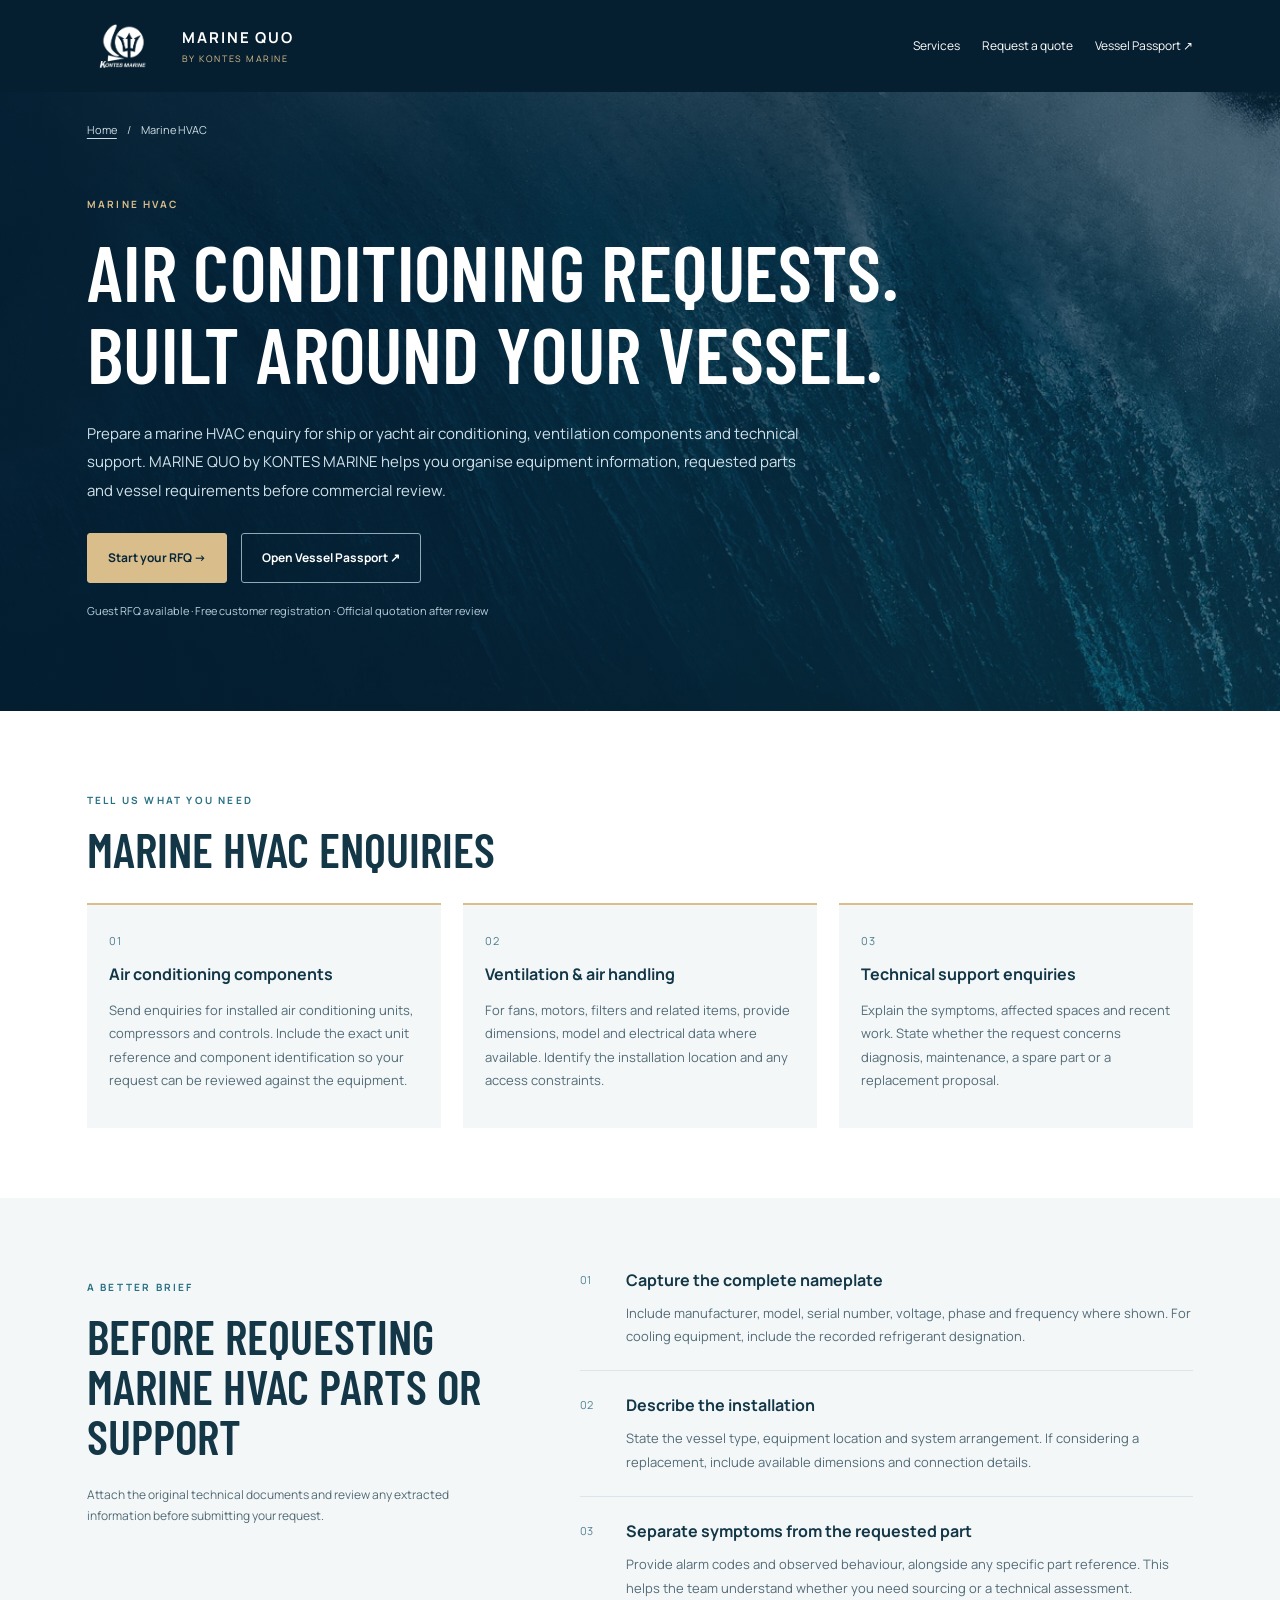
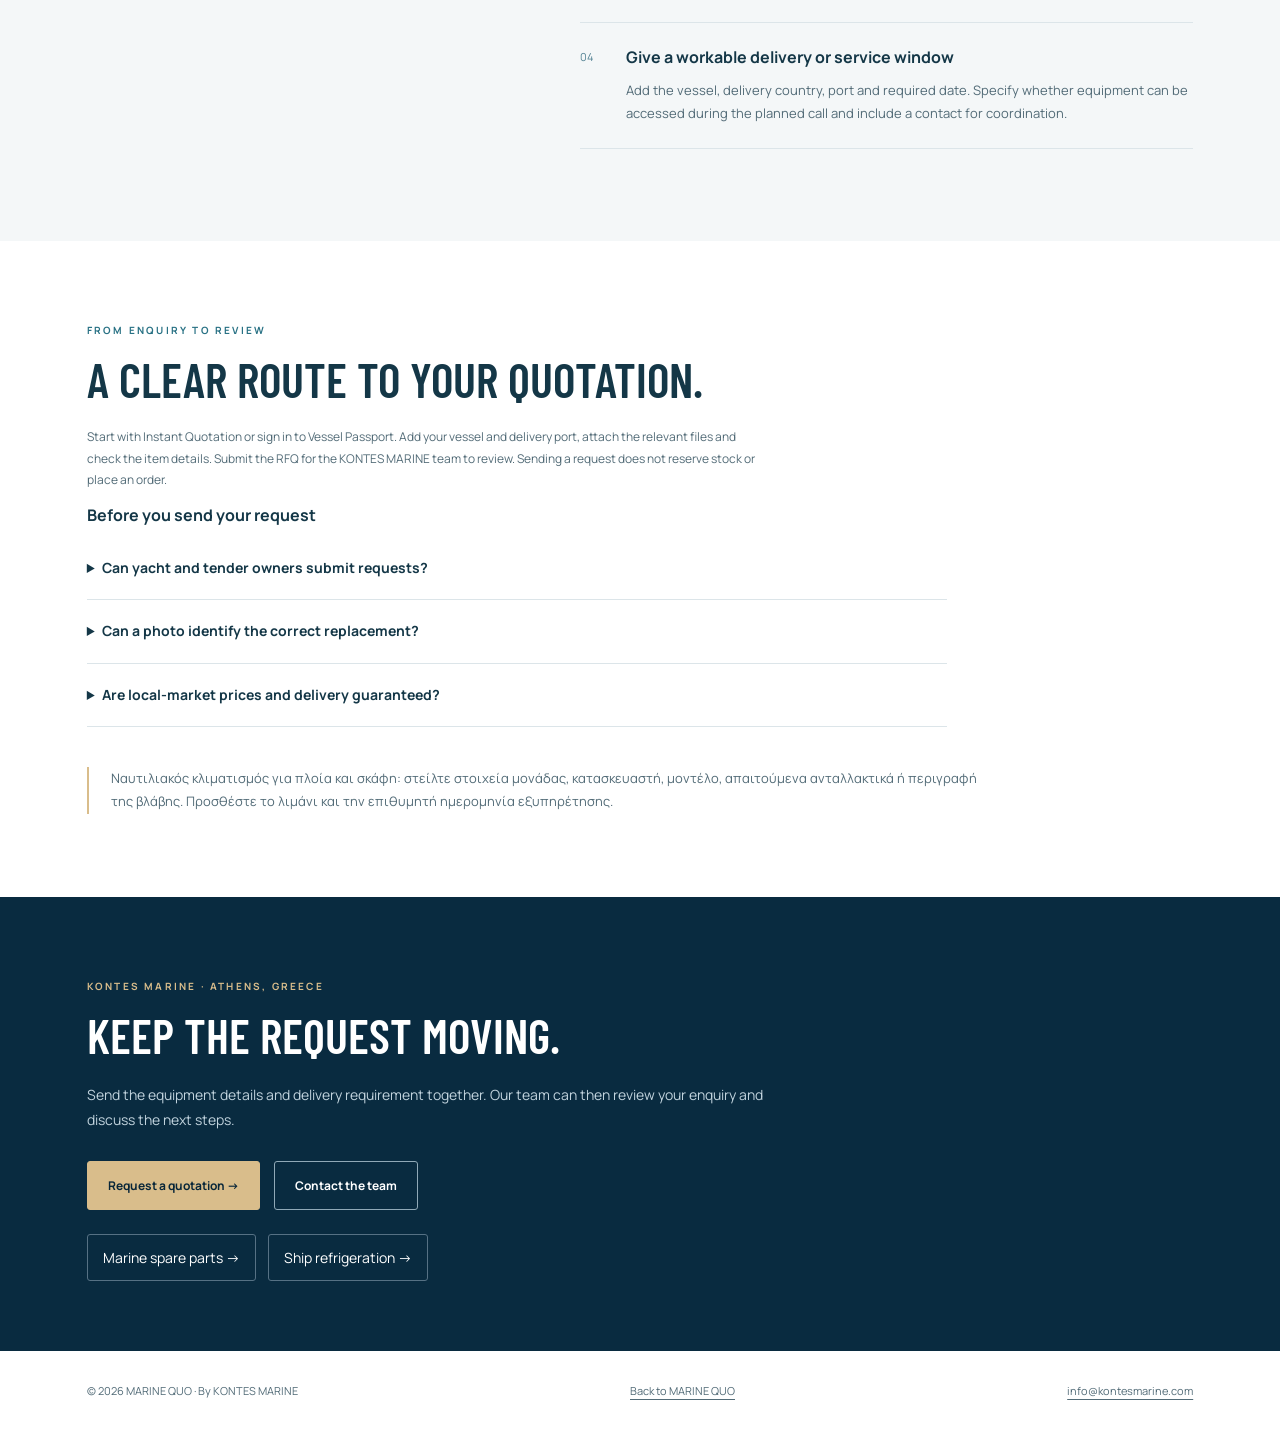
<file: marine-hvac.html>
<!doctype html>
<html lang="en"><head><meta charset="utf-8"><meta name="viewport" content="width=device-width,initial-scale=1">
<title>Marine HVAC &amp; Air Conditioning RFQs | MARINE QUO</title><meta name="description" content="Request marine HVAC and air conditioning parts or technical support for ships and yachts. Share equipment details and delivery port with KONTES MARINE."><meta name="robots" content="index,follow,max-image-preview:large"><meta name="theme-color" content="#082639"><link rel="canonical" href="https://marinequo.com/marine-hvac.html">
<meta property="og:type" content="website"><meta property="og:site_name" content="MARINE QUO by KONTES MARINE"><meta property="og:title" content="Marine HVAC &amp; Air Conditioning RFQs | MARINE QUO"><meta property="og:description" content="Request marine HVAC and air conditioning parts or technical support for ships and yachts. Share equipment details and delivery port with KONTES MARINE."><meta property="og:url" content="https://marinequo.com/marine-hvac.html"><meta property="og:image" content="https://marinequo.com/marinequo-192.png"><meta name="twitter:card" content="summary">
<link rel="icon" type="image/png" sizes="192x192" href="/marinequo-192.png"><link rel="apple-touch-icon" href="/marinequo-180.png"><link rel="preconnect" href="https://fonts.googleapis.com"><link rel="preconnect" href="https://fonts.gstatic.com" crossorigin><link rel="stylesheet" href="/marine-services.css?v=20261027-1">
<script type="application/ld+json">{"@context": "https://schema.org", "@graph": [{"@type": "WebPage", "@id": "https://marinequo.com/marine-hvac.html#webpage", "url": "https://marinequo.com/marine-hvac.html", "name": "Marine HVAC & Air Conditioning RFQs | MARINE QUO", "description": "Request marine HVAC and air conditioning parts or technical support for ships and yachts. Share equipment details and delivery port with KONTES MARINE.", "isPartOf": {"@id": "https://marinequo.com/#website"}, "about": {"@id": "https://marinequo.com/marine-hvac.html#service"}, "inLanguage": "en"}, {"@type": "Service", "@id": "https://marinequo.com/marine-hvac.html#service", "name": "Marine HVAC enquiries", "serviceType": "Marine HVAC procurement and technical enquiries", "provider": {"@type": "Organization", "@id": "https://marinequo.com/#organization", "name": "MARINE QUO by KONTES MARINE", "url": "https://marinequo.com/"}}, {"@type": "BreadcrumbList", "itemListElement": [{"@type": "ListItem", "position": 1, "name": "Home", "item": "https://marinequo.com/"}, {"@type": "ListItem", "position": 2, "name": "Marine HVAC", "item": "https://marinequo.com/marine-hvac.html"}]}]}</script></head><body>
<a class="skip" href="#main">Skip to content</a><header class="site-head"><div class="wrap head-row"><a class="brand" href="/" aria-label="MARINE QUO by KONTES MARINE home"><img src="/kontes-marine-logo.png" width="80" height="52" alt="KONTES MARINE"><span><strong>MARINE QUO</strong><small>BY KONTES MARINE</small></span></a><nav class="head-links" aria-label="Main navigation"><a href="/#marine-spare-parts">Services</a><a href="/#quotation">Request a quote</a><a href="/passport.html">Vessel Passport ↗</a></nav></div></header>
<main id="main"><section class="hero"><div class="wrap"><nav class="crumbs" aria-label="Breadcrumb"><a href="/">Home</a><span aria-hidden="true">/</span><span aria-current="page">Marine HVAC</span></nav><p class="eyebrow">MARINE HVAC</p><h1>Air conditioning requests. Built around your vessel.</h1><p class="lead">Prepare a marine HVAC enquiry for ship or yacht air conditioning, ventilation components and technical support. MARINE QUO by KONTES MARINE helps you organise equipment information, requested parts and vessel requirements before commercial review.</p><div class="actions"><a class="button" href="/#quotation">Start your RFQ →</a><a class="button secondary" href="/passport.html">Open Vessel Passport ↗</a></div><p class="hero-note">Guest RFQ available · Free customer registration · Official quotation after review</p></div></section>
<section class="wrap section" aria-labelledby="scope"><p class="eyebrow">Tell us what you need</p><h2 id="scope">Marine HVAC enquiries</h2><div class="cards"><article class="card"><span class="number">01</span><h3>Air conditioning components</h3><p>Send enquiries for installed air conditioning units, compressors and controls. Include the exact unit reference and component identification so your request can be reviewed against the equipment.</p></article><article class="card"><span class="number">02</span><h3>Ventilation &amp; air handling</h3><p>For fans, motors, filters and related items, provide dimensions, model and electrical data where available. Identify the installation location and any access constraints.</p></article><article class="card"><span class="number">03</span><h3>Technical support enquiries</h3><p>Explain the symptoms, affected spaces and recent work. State whether the request concerns diagnosis, maintenance, a spare part or a replacement proposal.</p></article></div></section>
<section class="check-section"><div class="wrap section split"><div><p class="eyebrow">A better brief</p><h2>Before requesting marine HVAC parts or support</h2><p class="note">Attach the original technical documents and review any extracted information before submitting your request.</p></div><ol class="steps"><li><h3>Capture the complete nameplate</h3><p>Include manufacturer, model, serial number, voltage, phase and frequency where shown. For cooling equipment, include the recorded refrigerant designation.</p></li><li><h3>Describe the installation</h3><p>State the vessel type, equipment location and system arrangement. If considering a replacement, include available dimensions and connection details.</p></li><li><h3>Separate symptoms from the requested part</h3><p>Provide alarm codes and observed behaviour, alongside any specific part reference. This helps the team understand whether you need sourcing or a technical assessment.</p></li><li><h3>Give a workable delivery or service window</h3><p>Add the vessel, delivery country, port and required date. Specify whether equipment can be accessed during the planned call and include a contact for coordination.</p></li></ol></div></section>
<section class="wrap section"><p class="eyebrow">From enquiry to review</p><h2>A clear route to your quotation.</h2><p class="note">Start with Instant Quotation or sign in to Vessel Passport. Add your vessel and delivery port, attach the relevant files and check the item details. Submit the RFQ for the KONTES MARINE team to review. Sending a request does not reserve stock or place an order.</p><div class="faq"><h3>Before you send your request</h3><details><summary>Can yacht and tender owners submit requests?</summary><p>Yes. Submit a guest RFQ or create a Vessel Passport account. Include the vessel type and the installed HVAC equipment details; a vessel brand alone may not identify the air conditioning system.</p></details><details><summary>Can a photo identify the correct replacement?</summary><p>A clear photo and nameplate are useful starting points. They do not by themselves confirm compatibility. Check the model, electrical specification, dimensions and connections with the technical team.</p></details><details><summary>Are local-market prices and delivery guaranteed?</summary><p>No. Displayed estimates, where available, are indicative. The team confirms the proposed supply or service scope, price, availability and delivery arrangements in the official quotation.</p></details></div><p class="greek" lang="el">Ναυτιλιακός κλιματισμός για πλοία και σκάφη: στείλτε στοιχεία μονάδας, κατασκευαστή, μοντέλο, απαιτούμενα ανταλλακτικά ή περιγραφή της βλάβης. Προσθέστε το λιμάνι και την επιθυμητή ημερομηνία εξυπηρέτησης.</p></section>
<section class="related"><div class="wrap section"><p class="eyebrow" style="color:#d9bd8b">KONTES MARINE · Athens, Greece</p><h2>Keep the request moving.</h2><p>Send the equipment details and delivery requirement together. Our team can then review your enquiry and discuss the next steps.</p><div class="actions"><a class="button" href="/#quotation">Request a quotation →</a><a class="button secondary" href="mailto:info@kontesmarine.com">Contact the team</a></div><nav class="related-links" aria-label="Related services"><a href="/marine-spare-parts.html">Marine spare parts →</a><a href="/ship-refrigeration.html">Ship refrigeration →</a></nav></div></section></main>
<footer><div class="wrap footer-row"><span>© 2026 MARINE QUO · By KONTES MARINE</span><a href="/">Back to MARINE QUO</a><a href="mailto:info@kontesmarine.com">info@kontesmarine.com</a></div></footer></body></html>
</file>
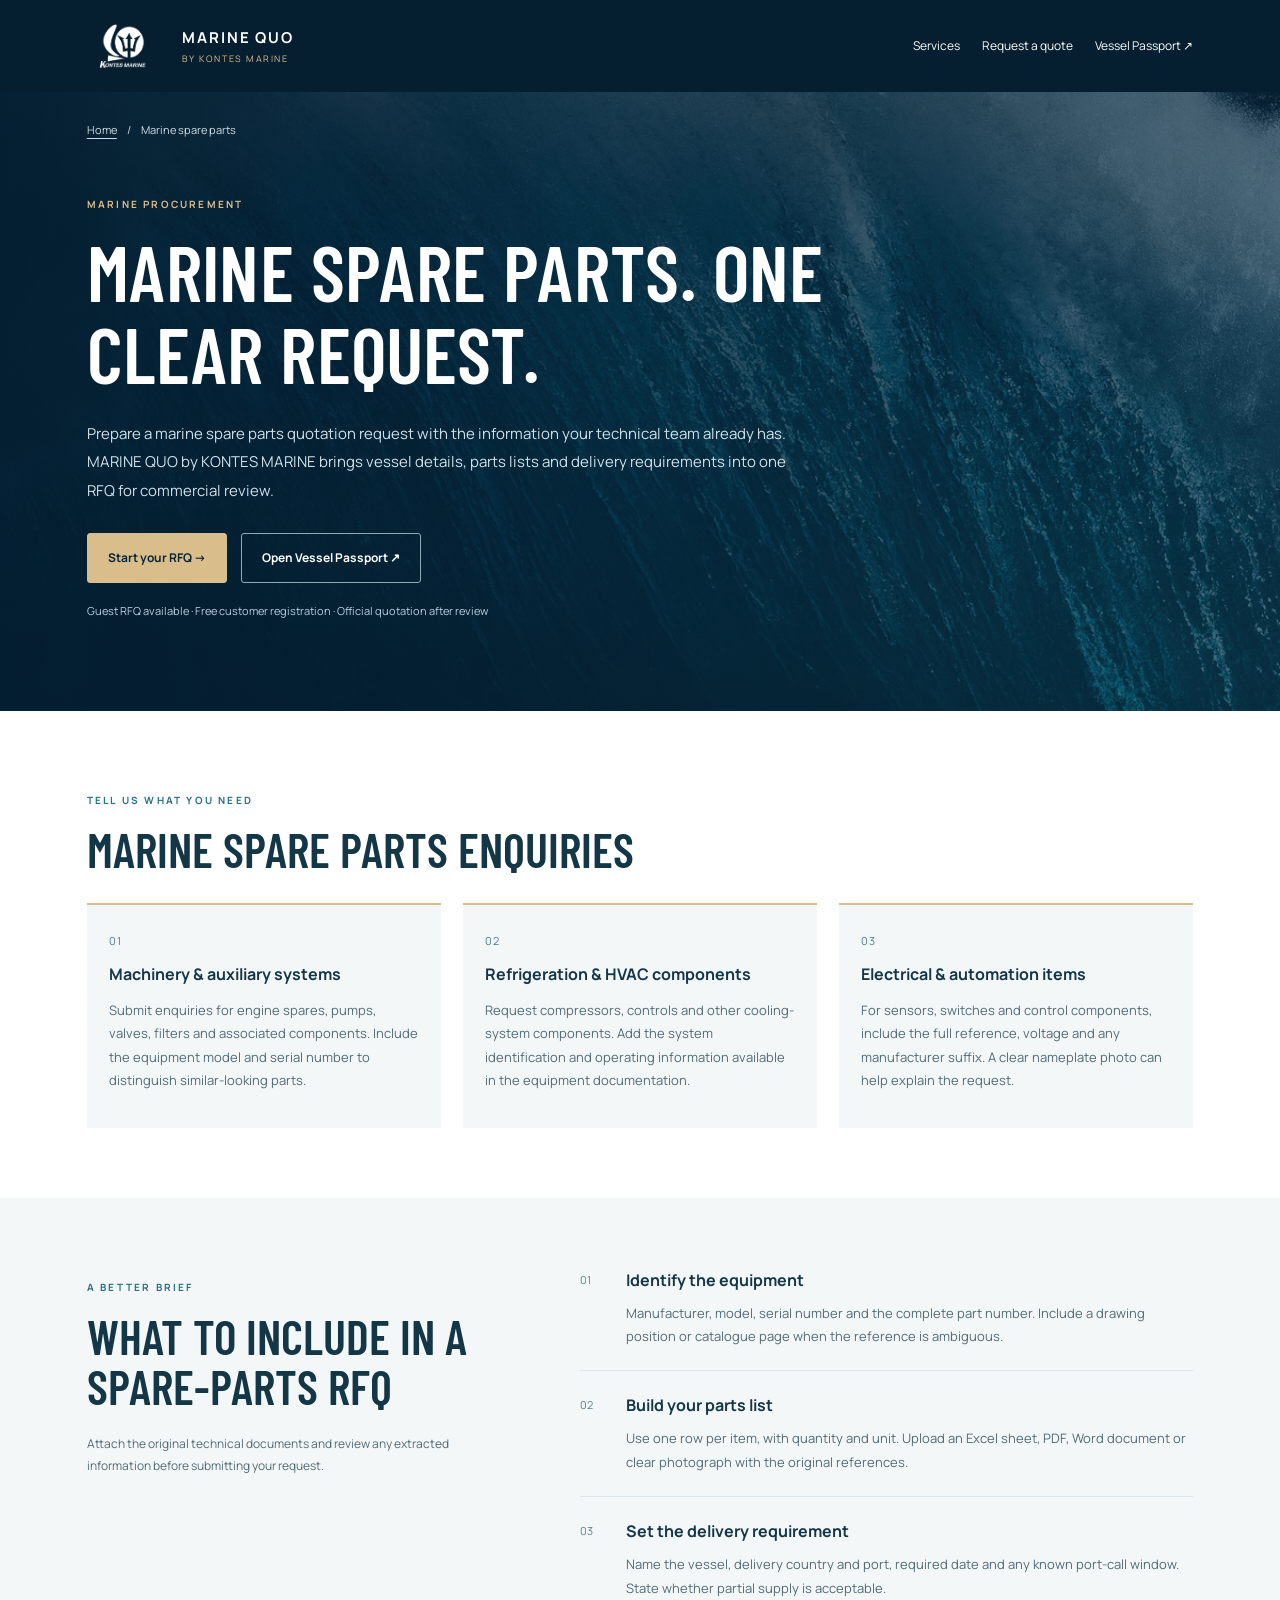
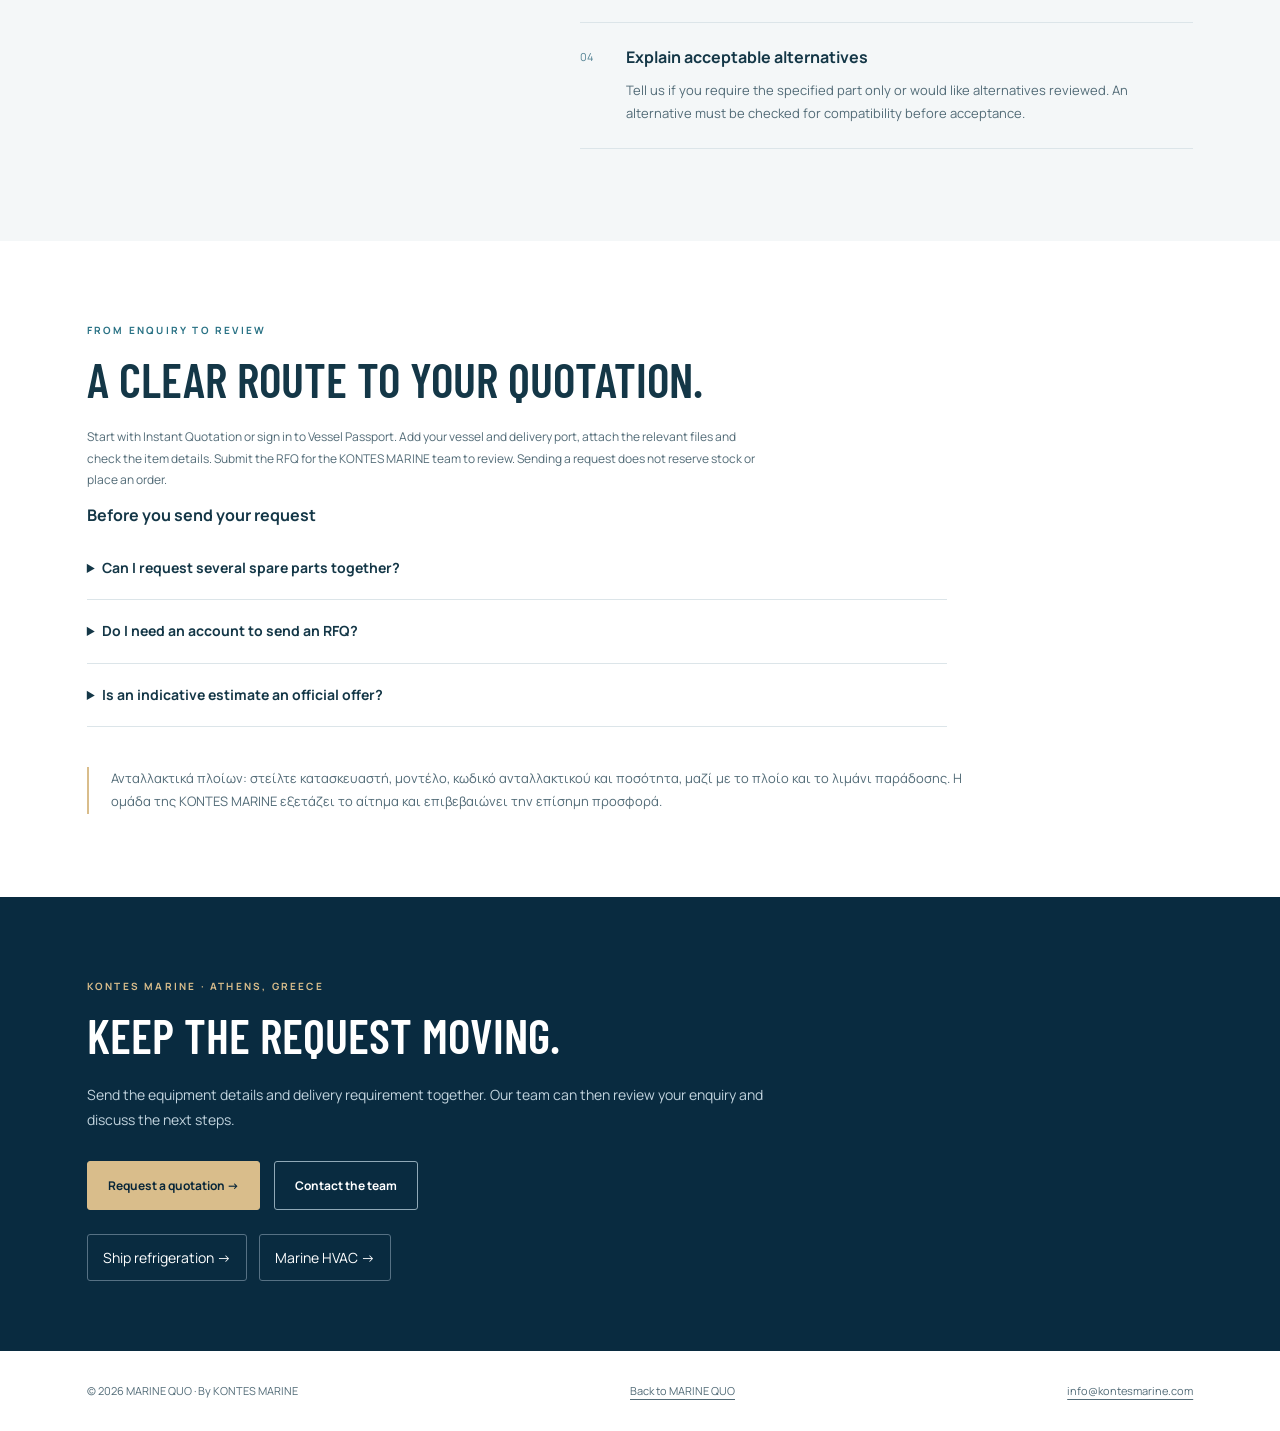
<file: marine-spare-parts.html>
<!doctype html>
<html lang="en"><head><meta charset="utf-8"><meta name="viewport" content="width=device-width,initial-scale=1">
<title>Marine Spare Parts Quotations | MARINE QUO</title><meta name="description" content="Request marine spare parts by manufacturer, part number, vessel and delivery port. Upload your parts list to MARINE QUO by KONTES MARINE."><meta name="robots" content="index,follow,max-image-preview:large"><meta name="theme-color" content="#082639"><link rel="canonical" href="https://marinequo.com/marine-spare-parts.html">
<meta property="og:type" content="website"><meta property="og:site_name" content="MARINE QUO by KONTES MARINE"><meta property="og:title" content="Marine Spare Parts Quotations | MARINE QUO"><meta property="og:description" content="Request marine spare parts by manufacturer, part number, vessel and delivery port. Upload your parts list to MARINE QUO by KONTES MARINE."><meta property="og:url" content="https://marinequo.com/marine-spare-parts.html"><meta property="og:image" content="https://marinequo.com/marinequo-192.png"><meta name="twitter:card" content="summary">
<link rel="icon" type="image/png" sizes="192x192" href="/marinequo-192.png"><link rel="apple-touch-icon" href="/marinequo-180.png"><link rel="preconnect" href="https://fonts.googleapis.com"><link rel="preconnect" href="https://fonts.gstatic.com" crossorigin><link rel="stylesheet" href="/marine-services.css?v=20261027-1">
<script type="application/ld+json">{"@context": "https://schema.org", "@graph": [{"@type": "WebPage", "@id": "https://marinequo.com/marine-spare-parts.html#webpage", "url": "https://marinequo.com/marine-spare-parts.html", "name": "Marine Spare Parts Quotations | MARINE QUO", "description": "Request marine spare parts by manufacturer, part number, vessel and delivery port. Upload your parts list to MARINE QUO by KONTES MARINE.", "isPartOf": {"@id": "https://marinequo.com/#website"}, "about": {"@id": "https://marinequo.com/marine-spare-parts.html#service"}, "inLanguage": "en"}, {"@type": "Service", "@id": "https://marinequo.com/marine-spare-parts.html#service", "name": "Marine spare parts enquiries", "serviceType": "Marine spare parts procurement and technical enquiries", "provider": {"@type": "Organization", "@id": "https://marinequo.com/#organization", "name": "MARINE QUO by KONTES MARINE", "url": "https://marinequo.com/"}}, {"@type": "BreadcrumbList", "itemListElement": [{"@type": "ListItem", "position": 1, "name": "Home", "item": "https://marinequo.com/"}, {"@type": "ListItem", "position": 2, "name": "Marine spare parts", "item": "https://marinequo.com/marine-spare-parts.html"}]}]}</script></head><body>
<a class="skip" href="#main">Skip to content</a><header class="site-head"><div class="wrap head-row"><a class="brand" href="/" aria-label="MARINE QUO by KONTES MARINE home"><img src="/kontes-marine-logo.png" width="80" height="52" alt="KONTES MARINE"><span><strong>MARINE QUO</strong><small>BY KONTES MARINE</small></span></a><nav class="head-links" aria-label="Main navigation"><a href="/#marine-spare-parts">Services</a><a href="/#quotation">Request a quote</a><a href="/passport.html">Vessel Passport ↗</a></nav></div></header>
<main id="main"><section class="hero"><div class="wrap"><nav class="crumbs" aria-label="Breadcrumb"><a href="/">Home</a><span aria-hidden="true">/</span><span aria-current="page">Marine spare parts</span></nav><p class="eyebrow">MARINE PROCUREMENT</p><h1>Marine spare parts. One clear request.</h1><p class="lead">Prepare a marine spare parts quotation request with the information your technical team already has. MARINE QUO by KONTES MARINE brings vessel details, parts lists and delivery requirements into one RFQ for commercial review.</p><div class="actions"><a class="button" href="/#quotation">Start your RFQ →</a><a class="button secondary" href="/passport.html">Open Vessel Passport ↗</a></div><p class="hero-note">Guest RFQ available · Free customer registration · Official quotation after review</p></div></section>
<section class="wrap section" aria-labelledby="scope"><p class="eyebrow">Tell us what you need</p><h2 id="scope">Marine spare parts enquiries</h2><div class="cards"><article class="card"><span class="number">01</span><h3>Machinery &amp; auxiliary systems</h3><p>Submit enquiries for engine spares, pumps, valves, filters and associated components. Include the equipment model and serial number to distinguish similar-looking parts.</p></article><article class="card"><span class="number">02</span><h3>Refrigeration &amp; HVAC components</h3><p>Request compressors, controls and other cooling-system components. Add the system identification and operating information available in the equipment documentation.</p></article><article class="card"><span class="number">03</span><h3>Electrical &amp; automation items</h3><p>For sensors, switches and control components, include the full reference, voltage and any manufacturer suffix. A clear nameplate photo can help explain the request.</p></article></div></section>
<section class="check-section"><div class="wrap section split"><div><p class="eyebrow">A better brief</p><h2>What to include in a spare-parts RFQ</h2><p class="note">Attach the original technical documents and review any extracted information before submitting your request.</p></div><ol class="steps"><li><h3>Identify the equipment</h3><p>Manufacturer, model, serial number and the complete part number. Include a drawing position or catalogue page when the reference is ambiguous.</p></li><li><h3>Build your parts list</h3><p>Use one row per item, with quantity and unit. Upload an Excel sheet, PDF, Word document or clear photograph with the original references.</p></li><li><h3>Set the delivery requirement</h3><p>Name the vessel, delivery country and port, required date and any known port-call window. State whether partial supply is acceptable.</p></li><li><h3>Explain acceptable alternatives</h3><p>Tell us if you require the specified part only or would like alternatives reviewed. An alternative must be checked for compatibility before acceptance.</p></li></ol></div></section>
<section class="wrap section"><p class="eyebrow">From enquiry to review</p><h2>A clear route to your quotation.</h2><p class="note">Start with Instant Quotation or sign in to Vessel Passport. Add your vessel and delivery port, attach the relevant files and check the item details. Submit the RFQ for the KONTES MARINE team to review. Sending a request does not reserve stock or place an order.</p><div class="faq"><h3>Before you send your request</h3><details><summary>Can I request several spare parts together?</summary><p>Yes. Use a parts list for a multi-item RFQ and review the extracted rows before requesting indicative prices or submitting. Check part numbers, quantities and units against your original document.</p></details><details><summary>Do I need an account to send an RFQ?</summary><p>Instant Quotation accepts requests without a login. A free Vessel Passport account gives you a workspace for your vessels, equipment records, requests and messages.</p></details><details><summary>Is an indicative estimate an official offer?</summary><p>No. Any displayed estimate is indicative. Compatibility, availability, delivery timing, taxes and freight need confirmation in the official quotation.</p></details></div><p class="greek" lang="el">Ανταλλακτικά πλοίων: στείλτε κατασκευαστή, μοντέλο, κωδικό ανταλλακτικού και ποσότητα, μαζί με το πλοίο και το λιμάνι παράδοσης. Η ομάδα της KONTES MARINE εξετάζει το αίτημα και επιβεβαιώνει την επίσημη προσφορά.</p></section>
<section class="related"><div class="wrap section"><p class="eyebrow" style="color:#d9bd8b">KONTES MARINE · Athens, Greece</p><h2>Keep the request moving.</h2><p>Send the equipment details and delivery requirement together. Our team can then review your enquiry and discuss the next steps.</p><div class="actions"><a class="button" href="/#quotation">Request a quotation →</a><a class="button secondary" href="mailto:info@kontesmarine.com">Contact the team</a></div><nav class="related-links" aria-label="Related services"><a href="/ship-refrigeration.html">Ship refrigeration →</a><a href="/marine-hvac.html">Marine HVAC →</a></nav></div></section></main>
<footer><div class="wrap footer-row"><span>© 2026 MARINE QUO · By KONTES MARINE</span><a href="/">Back to MARINE QUO</a><a href="mailto:info@kontesmarine.com">info@kontesmarine.com</a></div></footer></body></html>
</file>
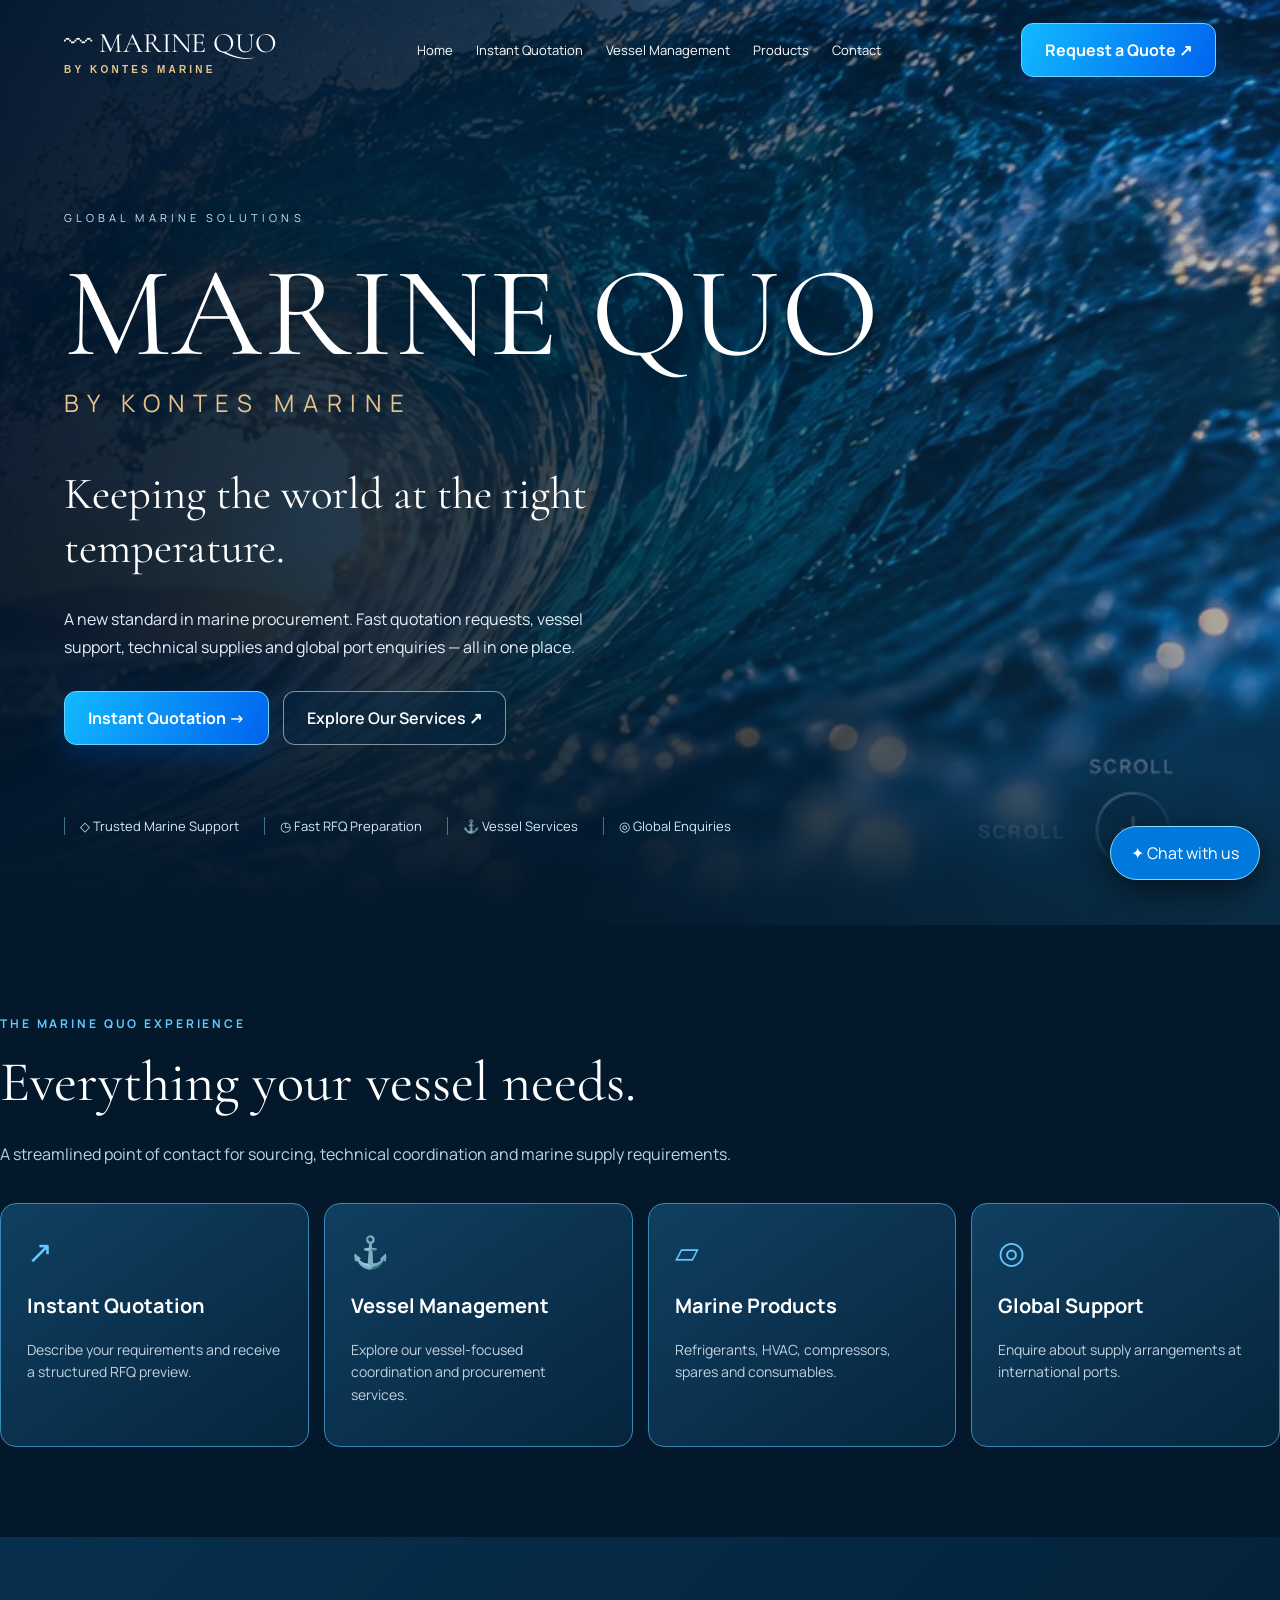
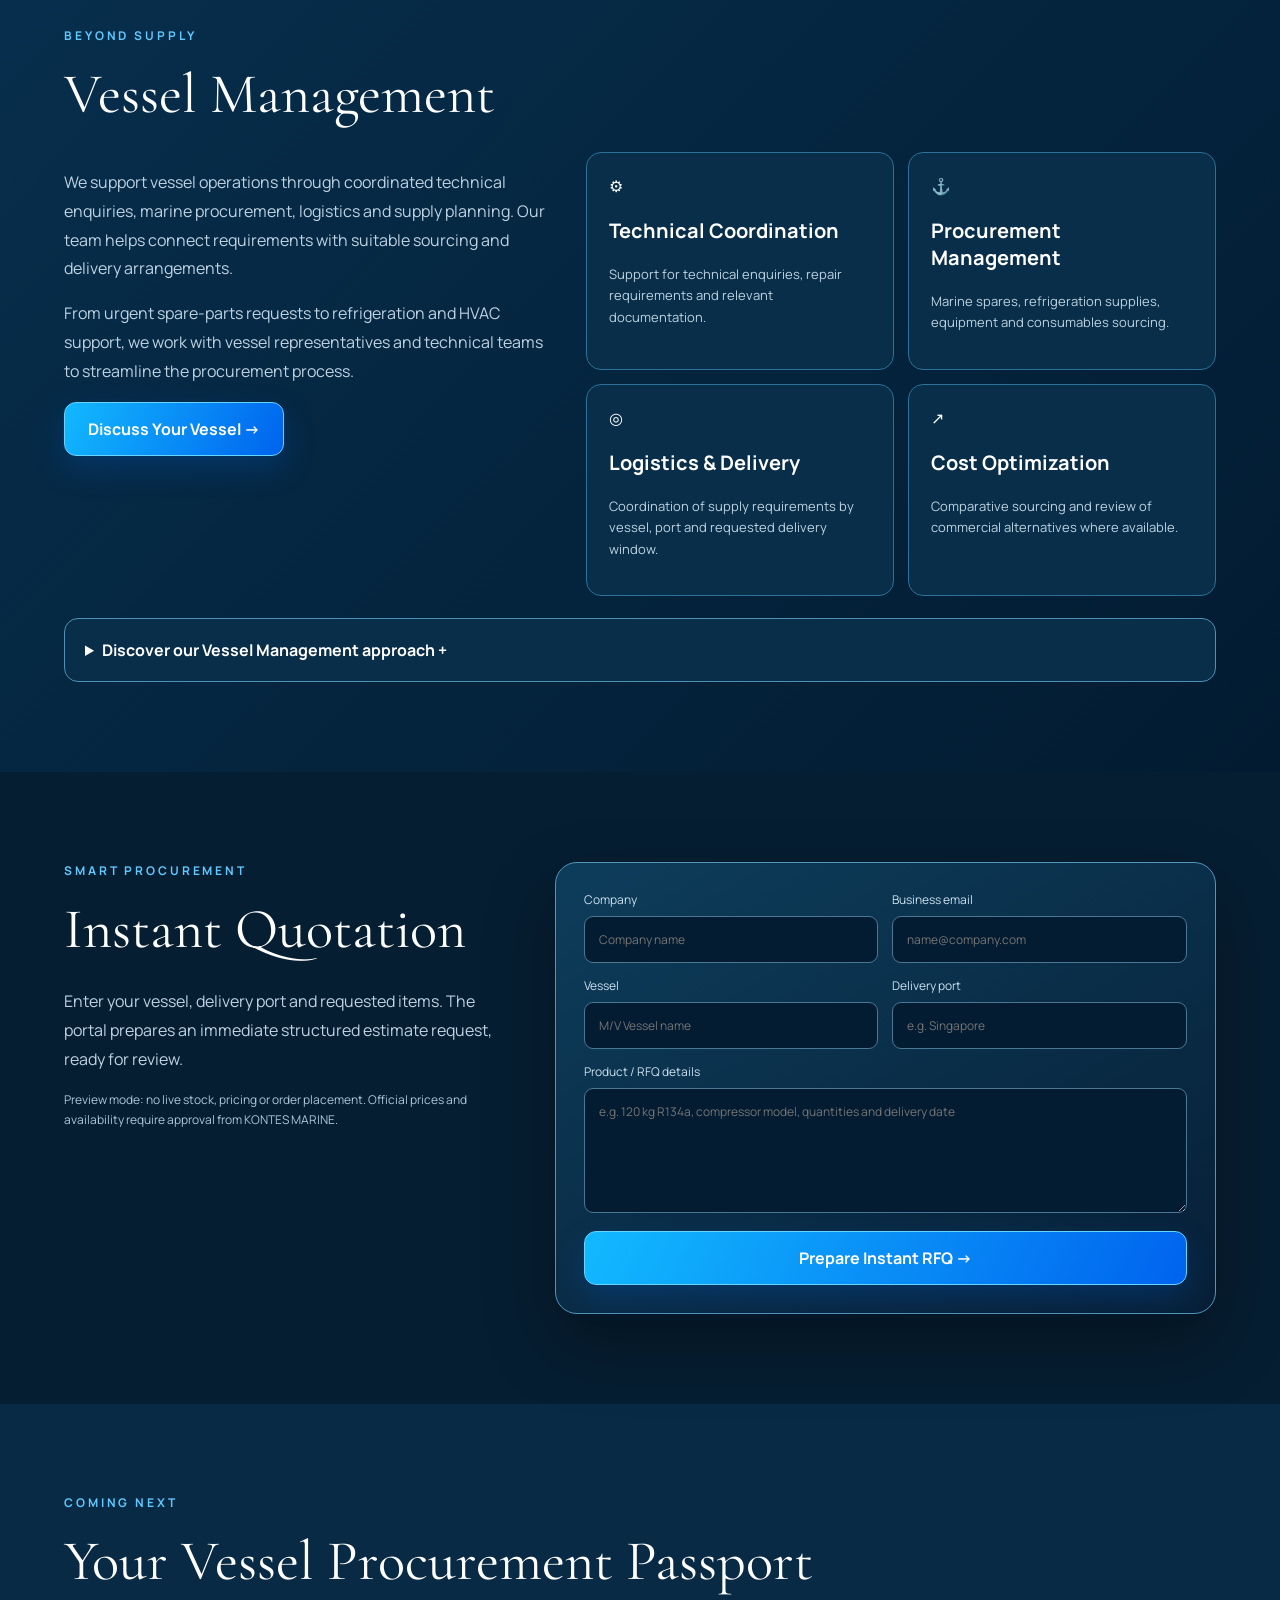
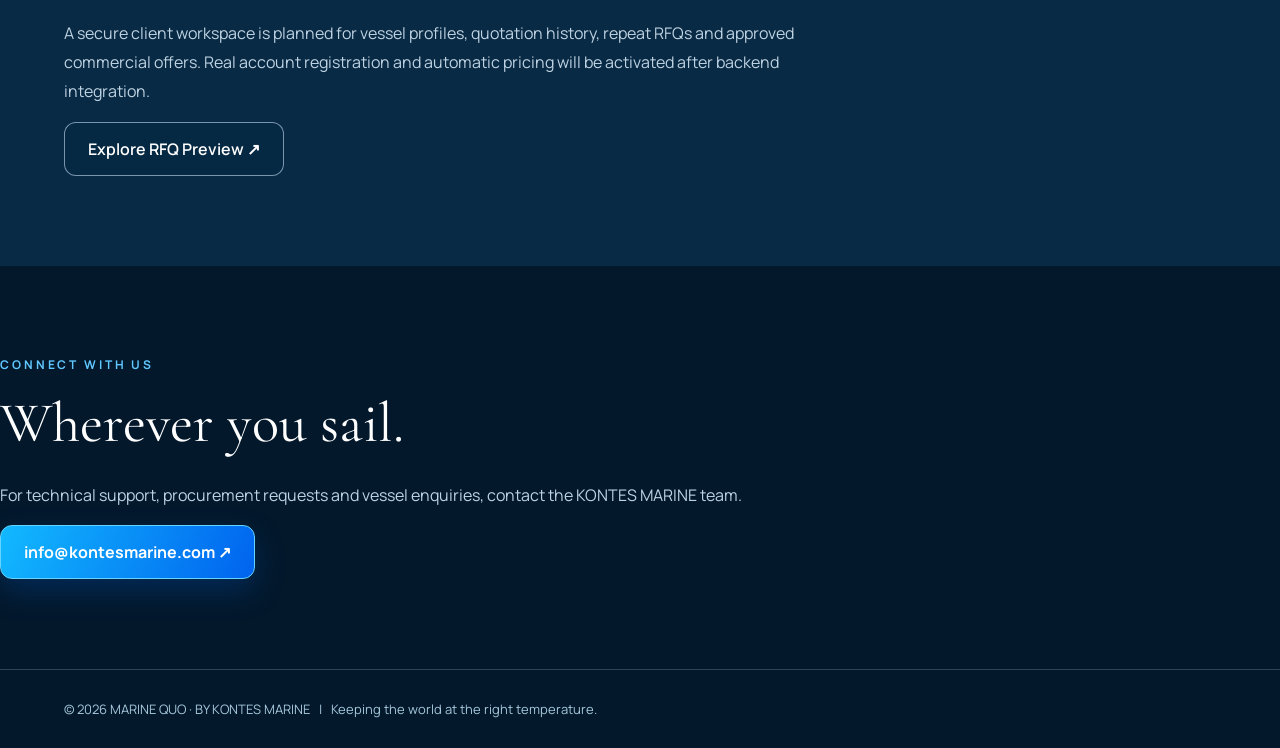
<file: MARINE_QUO_FINAL.html>
<!doctype html><html lang="en"><head><meta charset="utf-8"><meta name="viewport" content="width=device-width,initial-scale=1"><title>MARINE QUO | By KONTES MARINE</title><meta name="description" content="MARINE QUO by KONTES MARINE — marine procurement, instant RFQ, refrigeration, vessel support and global port enquiries."><style>
@import url('https://fonts.googleapis.com/css2?family=Manrope:wght@400;500;600;700;800&family=Cormorant+Garamond:wght@400;500;600&display=swap');
:root{--navy:#031c34;--blue:#008dff;--gold:#edc37d;--ice:#d5efff}*{box-sizing:border-box}html{scroll-behavior:smooth}body{margin:0;background:#03182b;color:#fff;font-family:'Manrope',Arial,sans-serif}a{text-decoration:none;color:inherit}button,input,textarea,select{font:inherit}button{cursor:pointer}.wrap{max-width:1440px;margin:auto;padding:0 5%}.hero{position:relative;min-height:830px;overflow:hidden;background:linear-gradient(90deg,rgba(1,20,41,.94) 0%,rgba(2,29,51,.83) 39%,rgba(2,35,59,.19) 100%),url('[data-uri]') center right/cover no-repeat}.hero:before{content:"";position:absolute;inset:0;background:linear-gradient(0deg,#03182b 0%,transparent 30%);pointer-events:none}.hero:after{content:"";position:absolute;inset:0;pointer-events:none;background:linear-gradient(110deg,transparent 55%,rgba(61,192,255,.13));animation:shimmer 13s ease-in-out infinite alternate}@keyframes shimmer{to{opacity:.35;transform:translateX(2%)}}header{height:100px;display:flex;align-items:center;justify-content:space-between;gap:18px;position:relative;z-index:5}.brand{font-family:'Cormorant Garamond',Georgia,serif;font-size:clamp(19px,2.2vw,31px);white-space:nowrap}.brand small{display:block;font:600 10px 'DM Sans',sans-serif;letter-spacing:.32em;color:#eac488;margin-top:4px}.nav{display:flex;gap:23px;align-items:center;font-size:13px}.nav a:hover{color:#80d7ff}.navcta,.blue{background:linear-gradient(115deg,#12b9ff,#0063ee);color:white;border:1px solid #65d4ff;border-radius:12px;padding:15px 23px;font-weight:700;display:inline-block;box-shadow:0 12px 30px #0057c04a}.hero-body{position:relative;z-index:2;padding-top:110px;padding-bottom:90px;max-width:1440px}.eyebrow{letter-spacing:.37em;text-transform:uppercase;font-size:11px;color:#bce9ff}.hero h1{font-family:'Cormorant Garamond',Georgia,serif;font-size:clamp(72px,10vw,150px);font-weight:400;letter-spacing:.01em;line-height:1;margin:25px 0 8px;text-shadow:0 10px 40px #001629}.by{letter-spacing:.36em;font-size:clamp(15px,2vw,24px);color:#e6c28c}.tagline{font-family:'Cormorant Garamond',Georgia,serif;font-size:clamp(30px,3.5vw,50px);margin:48px 0 30px;max-width:720px}.hero p.desc{color:#e2eff9;line-height:1.75;max-width:540px}.actions{display:flex;flex-wrap:wrap;gap:14px;margin-top:30px}.outline{display:inline-block;border:1px solid #d7eaff90;background:#0428436b;color:#fff;border-radius:12px;padding:15px 23px;font-weight:600}.features{display:flex;gap:25px;flex-wrap:wrap;margin-top:72px;color:#d5eaf8;font-size:13px}.features span{border-left:1px solid #91d6f777;padding-left:15px}.section{padding:90px 0}.label{color:#60c8ff;text-transform:uppercase;letter-spacing:.24em;font-size:12px;font-weight:700}h2{font:400 clamp(36px,4.4vw,63px) 'Cormorant Garamond',Georgia,serif;margin:16px 0 24px}h3{font-size:20px}.intro{max-width:760px;line-height:1.8;color:#bed2e2}.tiles{display:grid;grid-template-columns:repeat(4,1fr);gap:15px;margin-top:34px}.tile{background:linear-gradient(145deg,#103f61,#06253d);border:1px solid #3b87b5;border-radius:16px;padding:26px;min-height:215px;transition:transform .25s,box-shadow .25s}.tile:hover{transform:translateY(-8px);box-shadow:0 22px 35px #0007}.tile .ico{font-size:31px;color:#65c8ff}.tile p{color:#c0d2e0;font-size:14px;line-height:1.6}.vessel{background:linear-gradient(135deg,#072f4d,#021b31)}.management-grid{display:grid;grid-template-columns:1fr 1.3fr;gap:38px;align-items:start}.management-services{display:grid;grid-template-columns:repeat(2,1fr);gap:14px}.service{background:#092e49;border:1px solid #2b7199;border-radius:15px;padding:22px}.service p{font-size:13px;color:#bdd3e1;line-height:1.65}.service strong{color:#fff}.disclosure{margin-top:22px;border:1px solid #4d91b5;border-radius:14px;background:#092e49;overflow:hidden}.disclosure summary{padding:20px;cursor:pointer;font-weight:700}.disclosure .content{padding:0 20px 20px;color:#d4e6f3;line-height:1.8}.quote{background:#061e32}.quote-grid{display:grid;grid-template-columns:.8fr 1.2fr;gap:50px}.panel{background:linear-gradient(150deg,#0d3d5b,#071f36);border:1px solid #5296b8;border-radius:22px;padding:28px;box-shadow:0 30px 70px #0005}.fields{display:grid;grid-template-columns:1fr 1fr;gap:14px}.fields label{font-size:12px;color:#cce1ef;display:grid;gap:8px}.fields input,.fields textarea,.fields select,.chat input{width:100%;background:#041c31;border:1px solid #4a7793;color:white;border-radius:9px;padding:14px}.fields textarea{min-height:125px;resize:vertical}.full{grid-column:1/-1}.fine{font-size:12px;color:#adc7da;line-height:1.7}.result{display:none;margin-top:20px;background:#062a42;border:1px solid #4b9abd;border-radius:12px;padding:18px;line-height:1.8}.result.show{display:block}.account{background:#082a44}.account input{margin-bottom:12px}.footer{border-top:1px solid #ffffff30;padding:30px 0;color:#a6c7da;font-size:13px}.chat-toggle{position:fixed;z-index:20;right:20px;bottom:20px;border:1px solid #86d9ff;background:#0079dc;color:#fff;padding:15px 20px;border-radius:50px;box-shadow:0 10px 35px #0009}.chat{display:none;position:fixed;right:20px;bottom:80px;z-index:21;width:min(360px,calc(100vw - 40px));background:#06243c;border:1px solid #6fbce4;border-radius:16px;padding:18px;box-shadow:0 20px 60px #000b}.chat.show{display:block}.chat-messages{height:190px;overflow:auto;font-size:13px;line-height:1.7}.chat form{display:flex;gap:7px}.chat form button{background:#0079dc;color:#fff;border:0;border-radius:8px;padding:10px}.mobile-menu{display:none}@media(max-width:900px){.nav{display:none}.mobile-menu{display:block}.hero{min-height:760px;background-position:62% center}.hero-body{padding-top:85px}.tiles{grid-template-columns:repeat(2,1fr)}.management-grid,.quote-grid{grid-template-columns:1fr}}@media(max-width:560px){header{height:85px}.brand{font-size:22px}.navcta{padding:11px;font-size:12px}.hero{min-height:780px;background-position:61% center}.hero h1{font-size:66px}.hero-body{padding-top:95px}.tagline{margin-top:35px}.features{margin-top:45px}.tiles,.management-services,.fields{grid-template-columns:1fr}.section{padding:65px 0}}
</style></head><body><section class="hero" id="home"><header class="wrap"><a href="#home" class="brand">〰 MARINE QUO<small>BY KONTES MARINE</small></a><nav class="nav"><a href="#home">Home</a><a href="#quotation">Instant Quotation</a><a href="#vessel-management">Vessel Management</a><a href="#products">Products</a><a href="#contact">Contact</a></nav><a class="navcta" href="#quotation">Request a Quote ↗</a></header><div class="wrap hero-body"><div class="eyebrow">Global Marine Solutions</div><h1>MARINE QUO</h1><div class="by">BY KONTES MARINE</div><p class="tagline">Keeping the world at the right temperature.</p><p class="desc">A new standard in marine procurement. Fast quotation requests, vessel support, technical supplies and global port enquiries — all in one place.</p><div class="actions"><a class="blue" href="#quotation">Instant Quotation →</a><a class="outline" href="#vessel-management">Explore Our Services ↗</a></div><div class="features"><span>◇ Trusted Marine Support</span><span>◷ Fast RFQ Preparation</span><span>⚓ Vessel Services</span><span>◎ Global Enquiries</span></div></div></section>
<main><section class="wrap section" id="products"><div class="label">The Marine Quo Experience</div><h2>Everything your vessel needs.</h2><p class="intro">A streamlined point of contact for sourcing, technical coordination and marine supply requirements.</p><div class="tiles"><a href="#quotation" class="tile"><div class="ico">↗</div><h3>Instant Quotation</h3><p>Describe your requirements and receive a structured RFQ preview.</p></a><a href="#vessel-management" class="tile"><div class="ico">⚓</div><h3>Vessel Management</h3><p>Explore our vessel-focused coordination and procurement services.</p></a><a href="#quotation" class="tile"><div class="ico">▱</div><h3>Marine Products</h3><p>Refrigerants, HVAC, compressors, spares and consumables.</p></a><a href="#contact" class="tile"><div class="ico">◎</div><h3>Global Support</h3><p>Enquire about supply arrangements at international ports.</p></a></div></section>
<section class="section vessel" id="vessel-management"><div class="wrap"><div class="label">Beyond Supply</div><h2>Vessel Management</h2><div class="management-grid"><div><p class="intro">We support vessel operations through coordinated technical enquiries, marine procurement, logistics and supply planning. Our team helps connect requirements with suitable sourcing and delivery arrangements.</p><p class="intro">From urgent spare-parts requests to refrigeration and HVAC support, we work with vessel representatives and technical teams to streamline the procurement process.</p><a class="blue" href="mailto:info@kontesmarine.com?subject=Vessel%20Management%20Enquiry">Discuss Your Vessel →</a></div><div class="management-services"><div class="service"><div class="ico">⚙</div><h3>Technical Coordination</h3><p>Support for technical enquiries, repair requirements and relevant documentation.</p></div><div class="service"><div class="ico">⚓</div><h3>Procurement Management</h3><p>Marine spares, refrigeration supplies, equipment and consumables sourcing.</p></div><div class="service"><div class="ico">◎</div><h3>Logistics & Delivery</h3><p>Coordination of supply requirements by vessel, port and requested delivery window.</p></div><div class="service"><div class="ico">↗</div><h3>Cost Optimization</h3><p>Comparative sourcing and review of commercial alternatives where available.</p></div></div></div><details class="disclosure"><summary>Discover our Vessel Management approach +</summary><div class="content">Our workflow begins with vessel identification and a clear technical requirement. We review available specifications, coordinate sourcing enquiries, evaluate feasible delivery options and prepare commercial documentation for approval. Scope, availability and lead times are confirmed individually. This is procurement and technical coordination support; regulated ship-management responsibilities are agreed separately where applicable.</div></details></div></section>
<section class="section quote" id="quotation"><div class="wrap quote-grid"><div><div class="label">Smart Procurement</div><h2>Instant Quotation</h2><p class="intro">Enter your vessel, delivery port and requested items. The portal prepares an immediate structured estimate request, ready for review.</p><p class="fine">Preview mode: no live stock, pricing or order placement. Official prices and availability require approval from KONTES MARINE.</p></div><div class="panel"><form id="rfq"><div class="fields"><label>Company<input id="company" required placeholder="Company name"></label><label>Business email<input id="email" type="email" required placeholder="name@company.com"></label><label>Vessel<input id="vessel" placeholder="M/V Vessel name"></label><label>Delivery port<input id="port" required placeholder="e.g. Singapore"></label><label class="full">Product / RFQ details<textarea id="details" required placeholder="e.g. 120 kg R134a, compressor model, quantities and delivery date"></textarea></label></div><button class="blue" style="width:100%;margin-top:18px" type="submit">Prepare Instant RFQ →</button></form><div id="result" class="result" aria-live="polite"></div></div></div></section>
<section class="section account" id="account"><div class="wrap"><div class="label">Coming Next</div><h2>Your Vessel Procurement Passport</h2><p class="intro">A secure client workspace is planned for vessel profiles, quotation history, repeat RFQs and approved commercial offers. Real account registration and automatic pricing will be activated after backend integration.</p><a class="outline" href="#quotation">Explore RFQ Preview ↗</a></div></section><section class="section wrap" id="contact"><div class="label">Connect With Us</div><h2>Wherever you sail.</h2><p class="intro">For technical support, procurement requests and vessel enquiries, contact the KONTES MARINE team.</p><a class="blue" href="mailto:info@kontesmarine.com">info@kontesmarine.com ↗</a></section></main><footer class="footer"><div class="wrap">© <span id="year"></span> MARINE QUO · BY KONTES MARINE &nbsp; | &nbsp; Keeping the world at the right temperature.</div></footer>
<button class="chat-toggle" id="chatToggle">✦ Chat with us</button><aside class="chat" id="chat"><strong>MARINE QUO · Support Preview</strong><div class="chat-messages" id="messages"><p>Welcome aboard! Ask about quotation requests, products or vessel management.</p></div><form id="chatForm"><input id="chatInput" required placeholder="Type your message"><button>Send</button></form><p class="fine">Demo guidance only · Not a live support agent</p></aside>
<script>
document.getElementById('year').textContent=new Date().getFullYear();
document.getElementById('rfq').addEventListener('submit',e=>{e.preventDefault();const v=id=>document.getElementById(id).value.trim();const summary=`Company: ${v('company')}\nEmail: ${v('email')}\nVessel: ${v('vessel')||'Not specified'}\nPort: ${v('port')}\nRequirements: ${v('details')}`;const box=document.getElementById('result');box.replaceChildren();const h=document.createElement('h3');h.textContent='RFQ preview prepared';const pre=document.createElement('p');pre.style.whiteSpace='pre-line';pre.textContent=summary;const a=document.createElement('a');a.className='blue';a.textContent='Send RFQ for approval ↗';a.href='mailto:info@kontesmarine.com?subject='+encodeURIComponent('Marine Quo RFQ')+'&body='+encodeURIComponent(summary);box.append(h,pre,a);box.classList.add('show');box.scrollIntoView({behavior:'smooth',block:'nearest'});});
const chat=document.getElementById('chat');document.getElementById('chatToggle').onclick=()=>chat.classList.toggle('show');document.getElementById('chatForm').onsubmit=e=>{e.preventDefault();const input=document.getElementById('chatInput'),m=document.getElementById('messages'),q=input.value.trim();if(!q)return;const a=document.createElement('p');a.textContent='You: '+q;const b=document.createElement('p');b.textContent=/vessel|manage|technical/i.test(q)?'For vessel management, explore our services section or email info@kontesmarine.com.':/price|quote|rfq/i.test(q)?'Please use Instant Quotation to prepare your request for review.':'Thank you! For a confirmed response please contact info@kontesmarine.com.';m.append(a,b);m.scrollTop=m.scrollHeight;input.value='';};
</script></body></html>
</file>
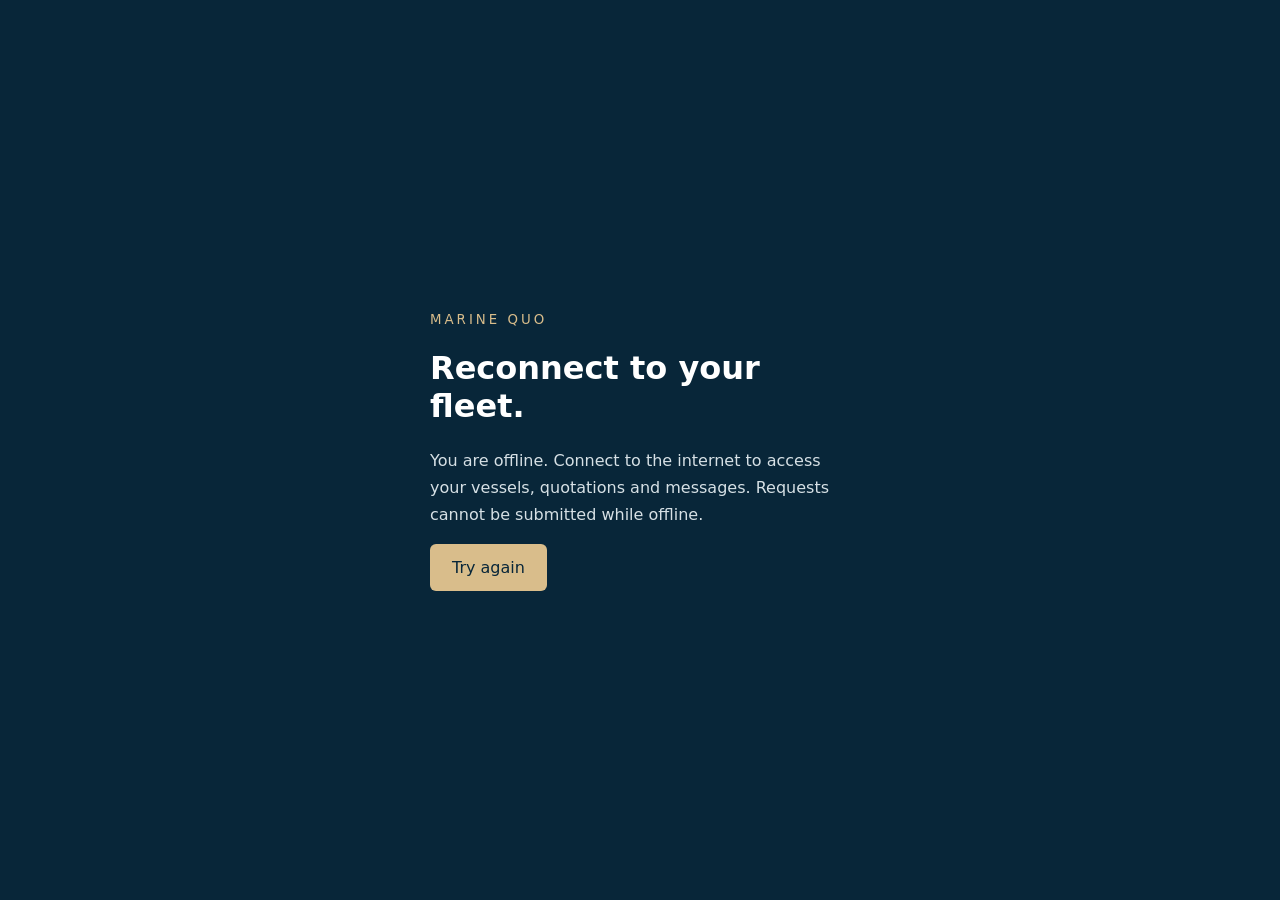
<file: marinequo-offline.html>
<!doctype html><html lang="en"><head><meta charset="utf-8"><meta name="viewport" content="width=device-width,initial-scale=1"><meta name="robots" content="noindex"><meta name="theme-color" content="#082639"><title>Reconnect | MARINE QUO</title><style>body{margin:0;background:#082639;color:#fff;font:16px system-ui;min-height:100vh;display:grid;place-items:center}main{max-width:420px;padding:32px}small{color:#d9bd8b;letter-spacing:3px}p{line-height:1.7;color:#d6e0e5}a{display:inline-block;padding:14px 22px;background:#d9bd8b;color:#082639;text-decoration:none;border-radius:6px}</style></head><body><main><small>MARINE QUO</small><h1>Reconnect to your fleet.</h1><p>You are offline. Connect to the internet to access your vessels, quotations and messages. Requests cannot be submitted while offline.</p><a href="/passport.html">Try again</a></main></body></html>
</file>
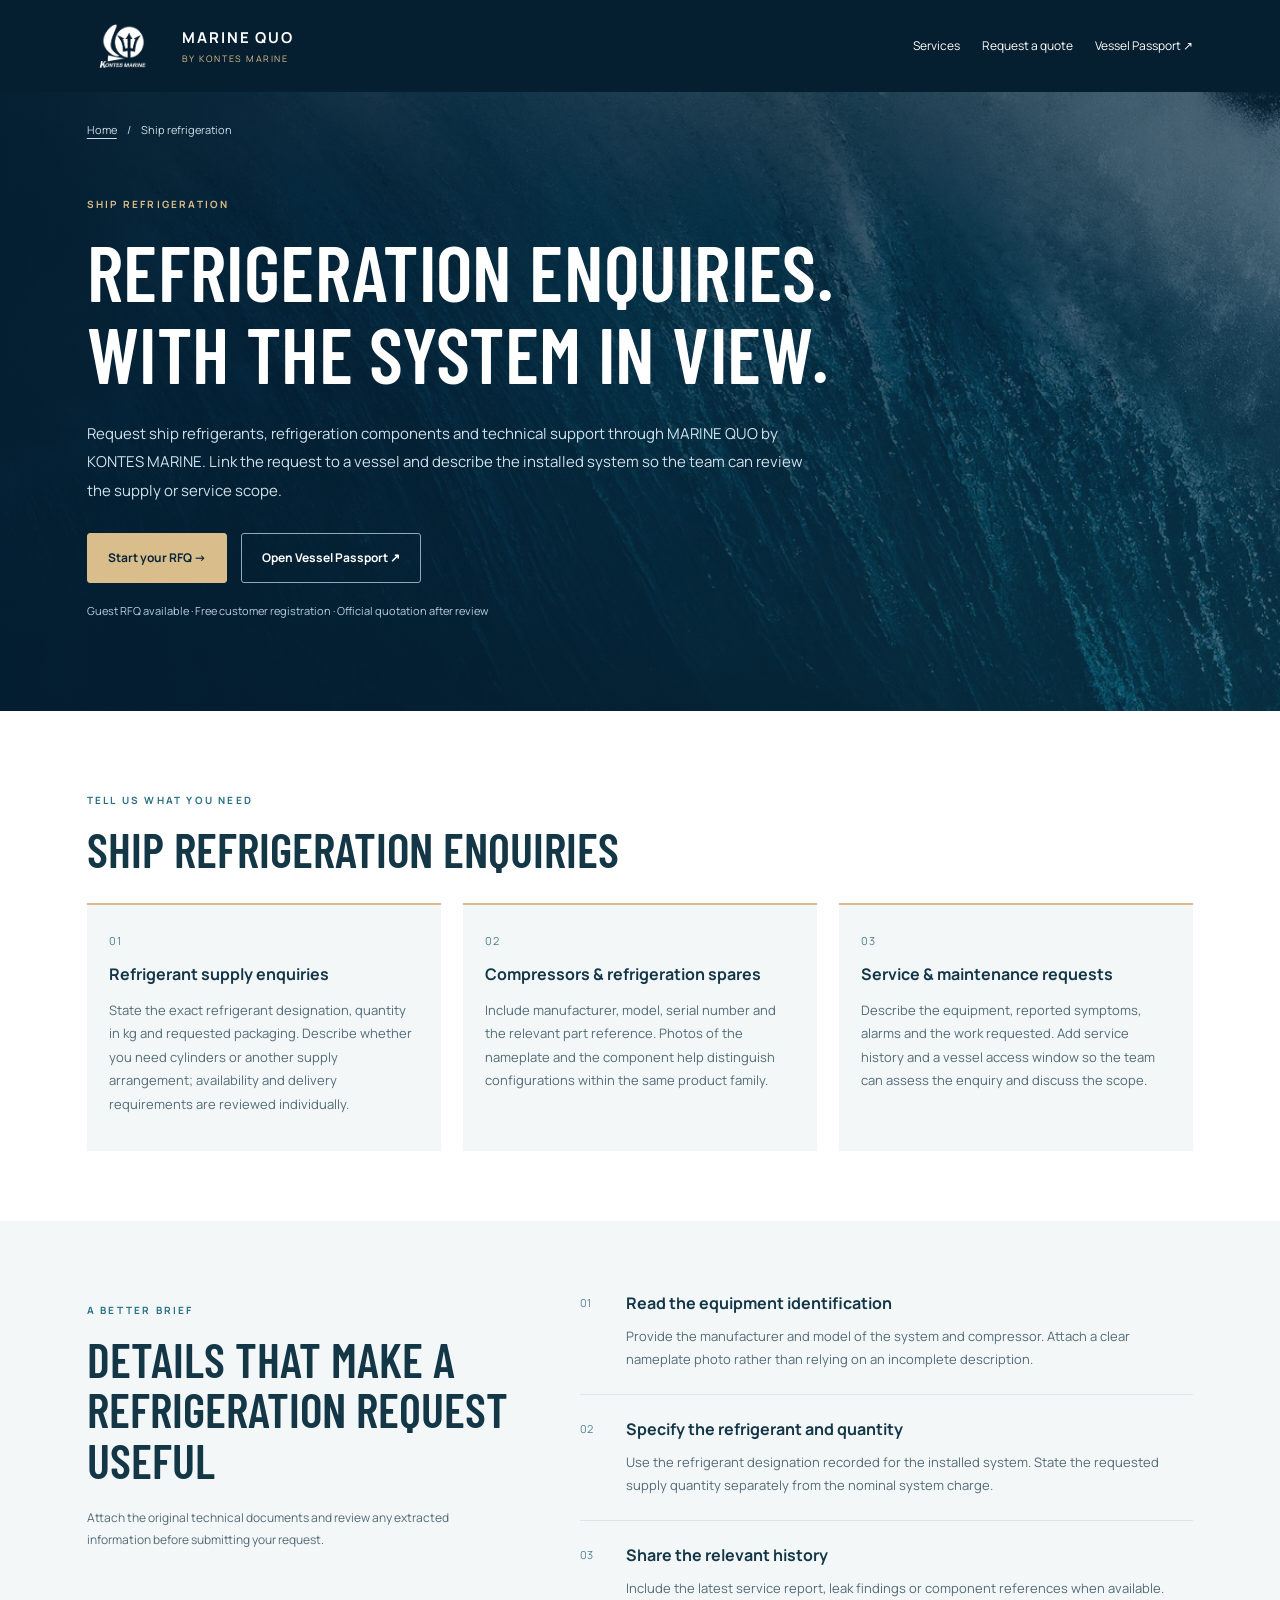
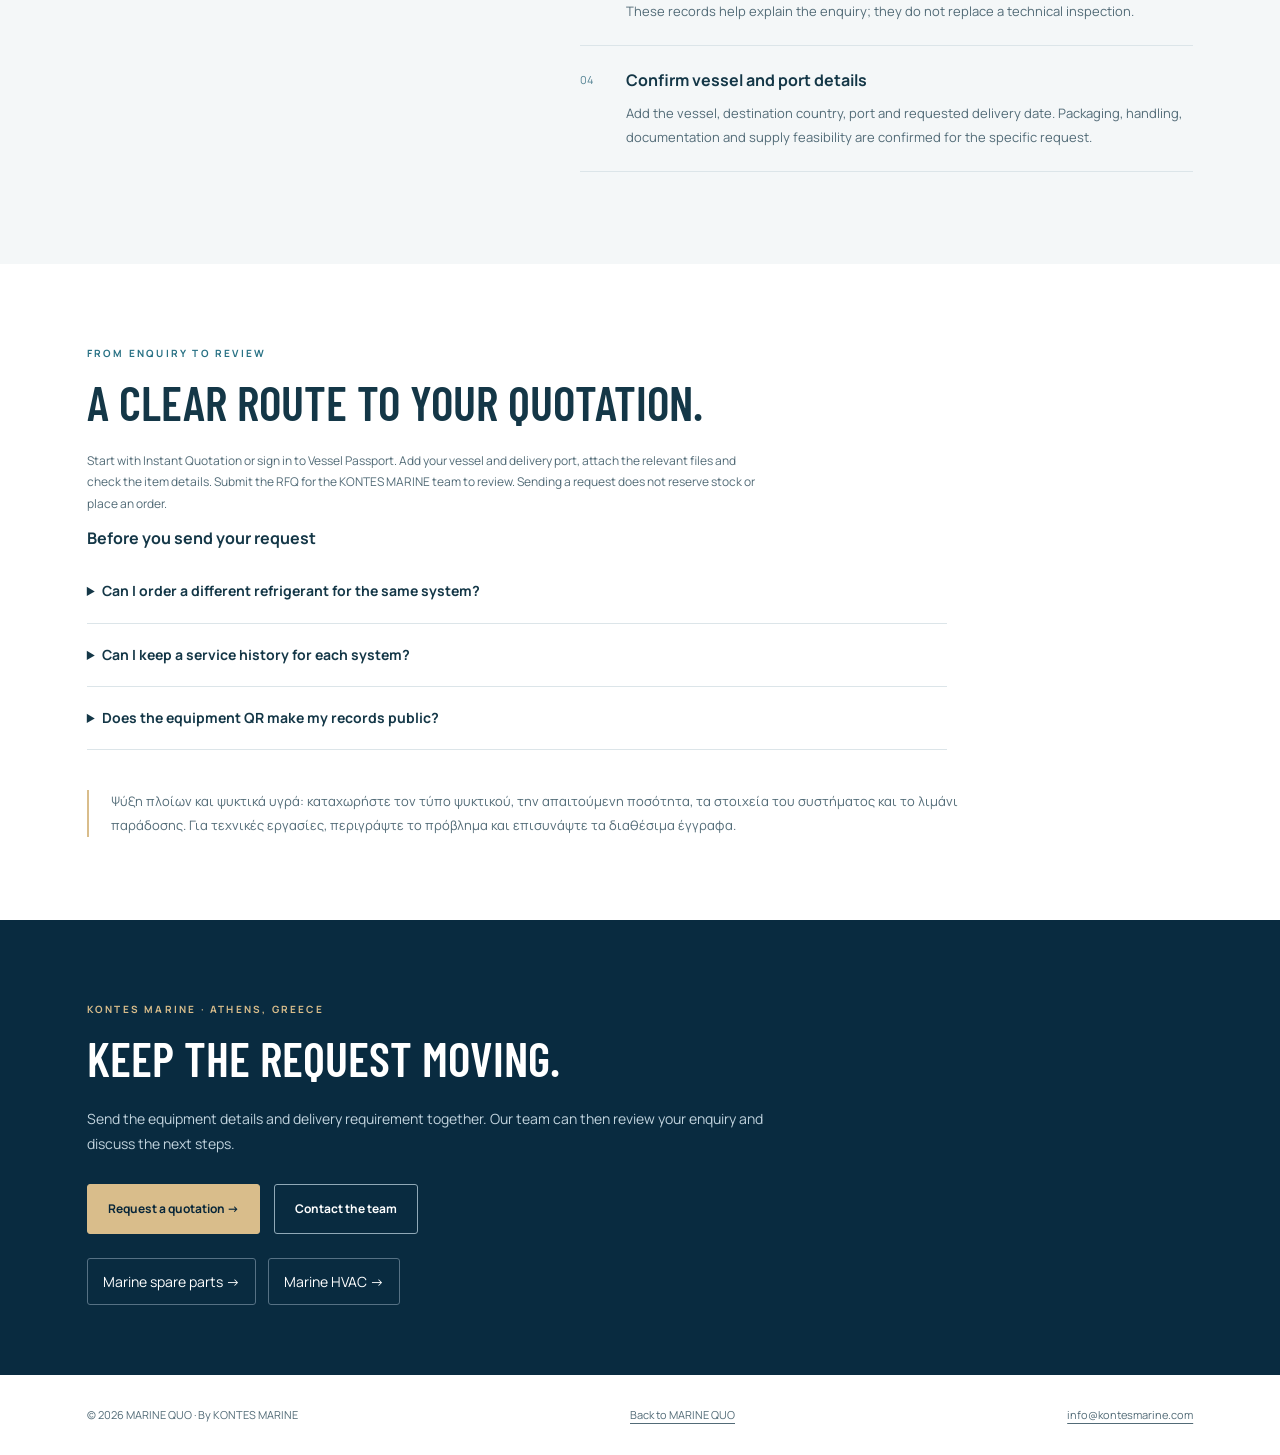
<file: ship-refrigeration.html>
<!doctype html>
<html lang="en"><head><meta charset="utf-8"><meta name="viewport" content="width=device-width,initial-scale=1">
<title>Ship Refrigeration &amp; Refrigerant RFQs | MARINE QUO</title><meta name="description" content="Send ship refrigeration, refrigerant and compressor enquiries with system details, quantities and delivery port. MARINE QUO by KONTES MARINE."><meta name="robots" content="index,follow,max-image-preview:large"><meta name="theme-color" content="#082639"><link rel="canonical" href="https://marinequo.com/ship-refrigeration.html">
<meta property="og:type" content="website"><meta property="og:site_name" content="MARINE QUO by KONTES MARINE"><meta property="og:title" content="Ship Refrigeration &amp; Refrigerant RFQs | MARINE QUO"><meta property="og:description" content="Send ship refrigeration, refrigerant and compressor enquiries with system details, quantities and delivery port. MARINE QUO by KONTES MARINE."><meta property="og:url" content="https://marinequo.com/ship-refrigeration.html"><meta property="og:image" content="https://marinequo.com/marinequo-192.png"><meta name="twitter:card" content="summary">
<link rel="icon" type="image/png" sizes="192x192" href="/marinequo-192.png"><link rel="apple-touch-icon" href="/marinequo-180.png"><link rel="preconnect" href="https://fonts.googleapis.com"><link rel="preconnect" href="https://fonts.gstatic.com" crossorigin><link rel="stylesheet" href="/marine-services.css?v=20261027-1">
<script type="application/ld+json">{"@context": "https://schema.org", "@graph": [{"@type": "WebPage", "@id": "https://marinequo.com/ship-refrigeration.html#webpage", "url": "https://marinequo.com/ship-refrigeration.html", "name": "Ship Refrigeration & Refrigerant RFQs | MARINE QUO", "description": "Send ship refrigeration, refrigerant and compressor enquiries with system details, quantities and delivery port. MARINE QUO by KONTES MARINE.", "isPartOf": {"@id": "https://marinequo.com/#website"}, "about": {"@id": "https://marinequo.com/ship-refrigeration.html#service"}, "inLanguage": "en"}, {"@type": "Service", "@id": "https://marinequo.com/ship-refrigeration.html#service", "name": "Ship refrigeration enquiries", "serviceType": "Ship refrigeration procurement and technical enquiries", "provider": {"@type": "Organization", "@id": "https://marinequo.com/#organization", "name": "MARINE QUO by KONTES MARINE", "url": "https://marinequo.com/"}}, {"@type": "BreadcrumbList", "itemListElement": [{"@type": "ListItem", "position": 1, "name": "Home", "item": "https://marinequo.com/"}, {"@type": "ListItem", "position": 2, "name": "Ship refrigeration", "item": "https://marinequo.com/ship-refrigeration.html"}]}]}</script></head><body>
<a class="skip" href="#main">Skip to content</a><header class="site-head"><div class="wrap head-row"><a class="brand" href="/" aria-label="MARINE QUO by KONTES MARINE home"><img src="/kontes-marine-logo.png" width="80" height="52" alt="KONTES MARINE"><span><strong>MARINE QUO</strong><small>BY KONTES MARINE</small></span></a><nav class="head-links" aria-label="Main navigation"><a href="/#marine-spare-parts">Services</a><a href="/#quotation">Request a quote</a><a href="/passport.html">Vessel Passport ↗</a></nav></div></header>
<main id="main"><section class="hero"><div class="wrap"><nav class="crumbs" aria-label="Breadcrumb"><a href="/">Home</a><span aria-hidden="true">/</span><span aria-current="page">Ship refrigeration</span></nav><p class="eyebrow">SHIP REFRIGERATION</p><h1>Refrigeration enquiries. With the system in view.</h1><p class="lead">Request ship refrigerants, refrigeration components and technical support through MARINE QUO by KONTES MARINE. Link the request to a vessel and describe the installed system so the team can review the supply or service scope.</p><div class="actions"><a class="button" href="/#quotation">Start your RFQ →</a><a class="button secondary" href="/passport.html">Open Vessel Passport ↗</a></div><p class="hero-note">Guest RFQ available · Free customer registration · Official quotation after review</p></div></section>
<section class="wrap section" aria-labelledby="scope"><p class="eyebrow">Tell us what you need</p><h2 id="scope">Ship refrigeration enquiries</h2><div class="cards"><article class="card"><span class="number">01</span><h3>Refrigerant supply enquiries</h3><p>State the exact refrigerant designation, quantity in kg and requested packaging. Describe whether you need cylinders or another supply arrangement; availability and delivery requirements are reviewed individually.</p></article><article class="card"><span class="number">02</span><h3>Compressors &amp; refrigeration spares</h3><p>Include manufacturer, model, serial number and the relevant part reference. Photos of the nameplate and the component help distinguish configurations within the same product family.</p></article><article class="card"><span class="number">03</span><h3>Service &amp; maintenance requests</h3><p>Describe the equipment, reported symptoms, alarms and the work requested. Add service history and a vessel access window so the team can assess the enquiry and discuss the scope.</p></article></div></section>
<section class="check-section"><div class="wrap section split"><div><p class="eyebrow">A better brief</p><h2>Details that make a refrigeration request useful</h2><p class="note">Attach the original technical documents and review any extracted information before submitting your request.</p></div><ol class="steps"><li><h3>Read the equipment identification</h3><p>Provide the manufacturer and model of the system and compressor. Attach a clear nameplate photo rather than relying on an incomplete description.</p></li><li><h3>Specify the refrigerant and quantity</h3><p>Use the refrigerant designation recorded for the installed system. State the requested supply quantity separately from the nominal system charge.</p></li><li><h3>Share the relevant history</h3><p>Include the latest service report, leak findings or component references when available. These records help explain the enquiry; they do not replace a technical inspection.</p></li><li><h3>Confirm vessel and port details</h3><p>Add the vessel, destination country, port and requested delivery date. Packaging, handling, documentation and supply feasibility are confirmed for the specific request.</p></li></ol></div></section>
<section class="wrap section"><p class="eyebrow">From enquiry to review</p><h2>A clear route to your quotation.</h2><p class="note">Start with Instant Quotation or sign in to Vessel Passport. Add your vessel and delivery port, attach the relevant files and check the item details. Submit the RFQ for the KONTES MARINE team to review. Sending a request does not reserve stock or place an order.</p><div class="faq"><h3>Before you send your request</h3><details><summary>Can I order a different refrigerant for the same system?</summary><p>Do not assume refrigerants are interchangeable. Identify the installed refrigerant and equipment first. Any proposed change needs assessment against the manufacturer’s requirements and the applicable operating conditions.</p></details><details><summary>Can I keep a service history for each system?</summary><p>Yes. In Vessel Passport, select your equipment and open Refrigeration Passport. Record refrigerant details, nominal charge, service events and certificates in the owning account.</p></details><details><summary>Does the equipment QR make my records public?</summary><p>No. The QR opens a link to the equipment record. Access still requires signing in with the owning account. Uploading a certificate does not verify its contents or certify compliance.</p></details></div><p class="greek" lang="el">Ψύξη πλοίων και ψυκτικά υγρά: καταχωρήστε τον τύπο ψυκτικού, την απαιτούμενη ποσότητα, τα στοιχεία του συστήματος και το λιμάνι παράδοσης. Για τεχνικές εργασίες, περιγράψτε το πρόβλημα και επισυνάψτε τα διαθέσιμα έγγραφα.</p></section>
<section class="related"><div class="wrap section"><p class="eyebrow" style="color:#d9bd8b">KONTES MARINE · Athens, Greece</p><h2>Keep the request moving.</h2><p>Send the equipment details and delivery requirement together. Our team can then review your enquiry and discuss the next steps.</p><div class="actions"><a class="button" href="/#quotation">Request a quotation →</a><a class="button secondary" href="mailto:info@kontesmarine.com">Contact the team</a></div><nav class="related-links" aria-label="Related services"><a href="/marine-spare-parts.html">Marine spare parts →</a><a href="/marine-hvac.html">Marine HVAC →</a></nav></div></section></main>
<footer><div class="wrap footer-row"><span>© 2026 MARINE QUO · By KONTES MARINE</span><a href="/">Back to MARINE QUO</a><a href="mailto:info@kontesmarine.com">info@kontesmarine.com</a></div></footer></body></html>
</file>
<file: marine-services.css>
@import url('https://fonts.googleapis.com/css2?family=Manrope:wght@400;500;600;700&family=Barlow+Condensed:wght@500;600;700&display=swap');
:root{--navy:#082639;--gold:#d9bd8b;--ink:#143747;--muted:#526b77;--line:#dce5e9}*{box-sizing:border-box}html{scroll-behavior:smooth}body{margin:0;color:var(--ink);background:white;font:14px/1.8 Manrope,Arial,sans-serif}a{color:inherit;text-underline-offset:4px}a:focus-visible,summary:focus-visible{outline:3px solid #20809b;outline-offset:5px}.wrap{max-width:1260px;margin:auto;padding:0 6%}.skip{position:absolute;top:-100px;background:white;padding:12px;z-index:10}.skip:focus{top:10px}.site-head{background:#061f30;color:white}.head-row{display:flex;align-items:center;justify-content:space-between;gap:24px;padding-top:20px;padding-bottom:20px}.brand{display:flex;align-items:center;gap:15px;text-decoration:none}.brand img{width:80px;height:52px;object-fit:contain;filter:brightness(0) invert(1)}.brand strong{display:block;font-size:15px;letter-spacing:.13em;white-space:nowrap}.brand small{display:block;font-size:9px;letter-spacing:.17em;color:var(--gold)}.head-links{display:flex;flex-wrap:wrap;gap:22px;font-size:12px}.head-links a{text-decoration:none}.head-links a:hover{text-decoration:underline}.hero{color:white;background:linear-gradient(90deg,#041e32f2,#082b41aa),url('/ocean.webp') center/cover}.hero .wrap{padding-top:28px;padding-bottom:80px}.crumbs{display:flex;flex-wrap:wrap;gap:10px;font-size:11px;color:#cfdee6;margin-bottom:55px}.eyebrow{text-transform:uppercase;letter-spacing:.22em;font-size:10px;font-weight:700;color:#287184}.hero .eyebrow{color:var(--gold)}h1,h2{font-family:'Barlow Condensed',Arial,sans-serif;font-weight:600;line-height:1.05;text-transform:uppercase}h1{font-size:clamp(44px,6.2vw,78px);max-width:820px;margin:18px 0 25px;letter-spacing:.005em}h2{font-size:clamp(32px,4vw,48px);margin:15px 0 22px}h3{font-size:16px;line-height:1.5;margin:10px 0}.lead{max-width:720px;font-size:15px;color:#d0e0e9;line-height:1.9}.actions{display:flex;gap:14px;flex-wrap:wrap;margin-top:28px}.button{display:inline-flex;align-items:center;justify-content:center;padding:13px 20px;font-size:12px;font-weight:700;border:1px solid var(--gold);border-radius:3px;background:var(--gold);color:var(--navy);text-decoration:none}.button.secondary{background:transparent;color:inherit;border-color:#90a9b7}.button:hover{filter:brightness(1.08)}.hero-note{font-size:11px;color:#b9d0de;margin-top:18px}.section{padding-top:70px;padding-bottom:70px}.cards{display:grid;grid-template-columns:repeat(3,minmax(0,1fr));gap:22px;margin-top:28px}.card{border-top:2px solid var(--gold);padding:22px;background:#f3f7f8;min-width:0}.card p{color:var(--muted);font-size:13px}.number{font-size:11px;color:#4e7e91;letter-spacing:.1em}.check-section{background:#f4f7f8}.split{display:grid;grid-template-columns:1fr 1.45fr;gap:70px}.steps{list-style:none;padding:0;margin:0;counter-reset:step}.steps li{position:relative;padding:0 0 22px 46px;margin:0 0 22px;border-bottom:1px solid var(--line);counter-increment:step}.steps li:before{content:counter(step,decimal-leading-zero);position:absolute;left:0;top:2px;color:#548394;font-size:11px}.steps h3{margin-top:0}.steps p{margin:0;color:var(--muted);font-size:13px}.note{color:var(--muted);font-size:12px;max-width:680px}.faq{max-width:860px}.faq details{border-bottom:1px solid var(--line);padding:20px 0}.faq summary{cursor:pointer;font-weight:700;line-height:1.6}.faq details p{color:var(--muted);margin-bottom:0}.greek{max-width:900px;border-left:2px solid var(--gold);padding-left:22px;color:var(--muted);margin-top:40px;font-size:13px}.related{background:#092b40;color:white}.related p{color:#c1d3dd;max-width:690px}.related-links{display:flex;flex-wrap:wrap;gap:12px;margin-top:24px}.related-links a{border:1px solid #567184;border-radius:3px;padding:10px 15px;text-decoration:none}.related-links a:hover{border-color:var(--gold)}footer{padding:30px 0;font-size:11px;color:var(--muted)}.footer-row{display:flex;flex-wrap:wrap;justify-content:space-between;gap:15px}@media(max-width:760px){.head-row{align-items:flex-start;gap:18px}.brand img{width:55px;height:42px}.brand strong{font-size:12px}.brand small{font-size:7px}.head-links{gap:12px;font-size:11px;justify-content:flex-end}.head-links a:first-child{display:none}.hero .wrap{padding-bottom:55px}.crumbs{margin-bottom:35px}.cards,.split{grid-template-columns:1fr;gap:24px}.section{padding-top:48px;padding-bottom:48px}.cards{gap:15px}.lead{font-size:14px}}@media(max-width:400px){.head-row{flex-wrap:wrap}.head-links{width:100%;justify-content:flex-start}.head-links a:first-child{display:inline}.brand img{width:60px}}@media(prefers-reduced-motion:reduce){html{scroll-behavior:auto}}
</file>
